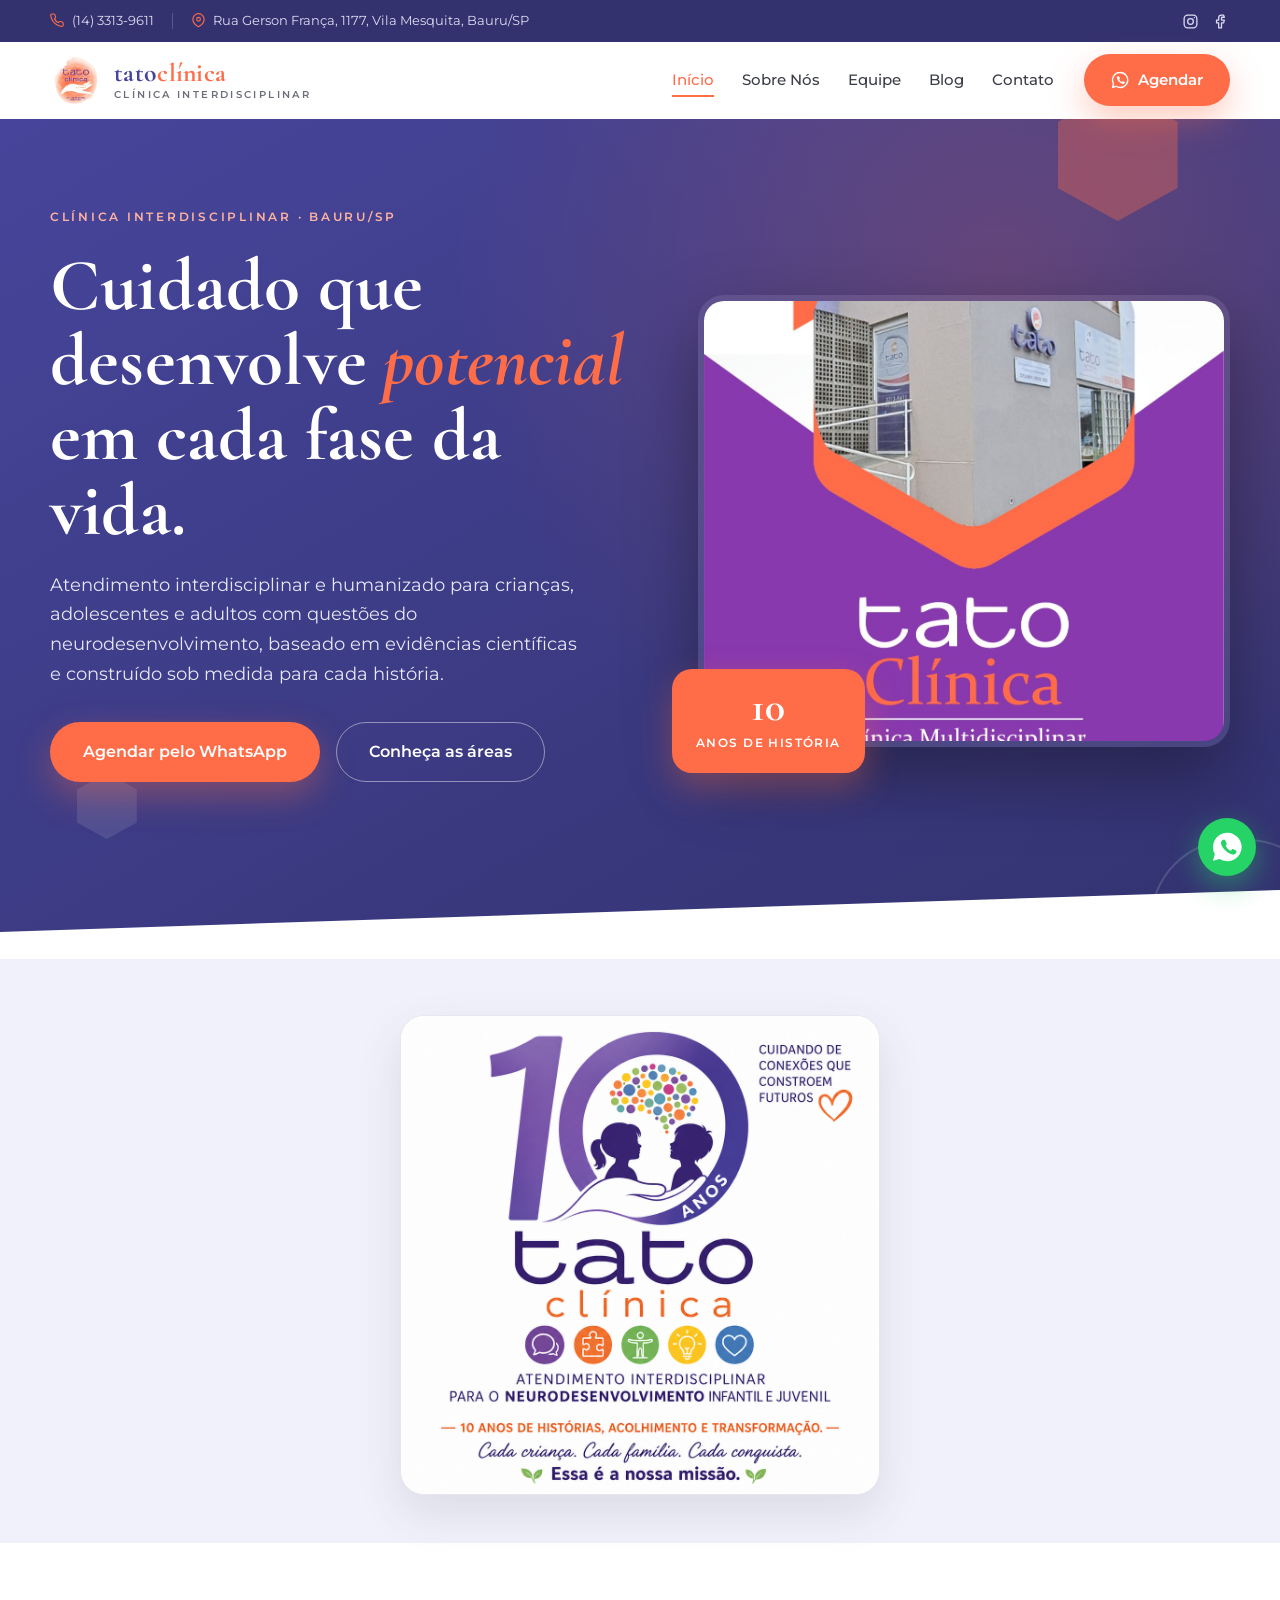
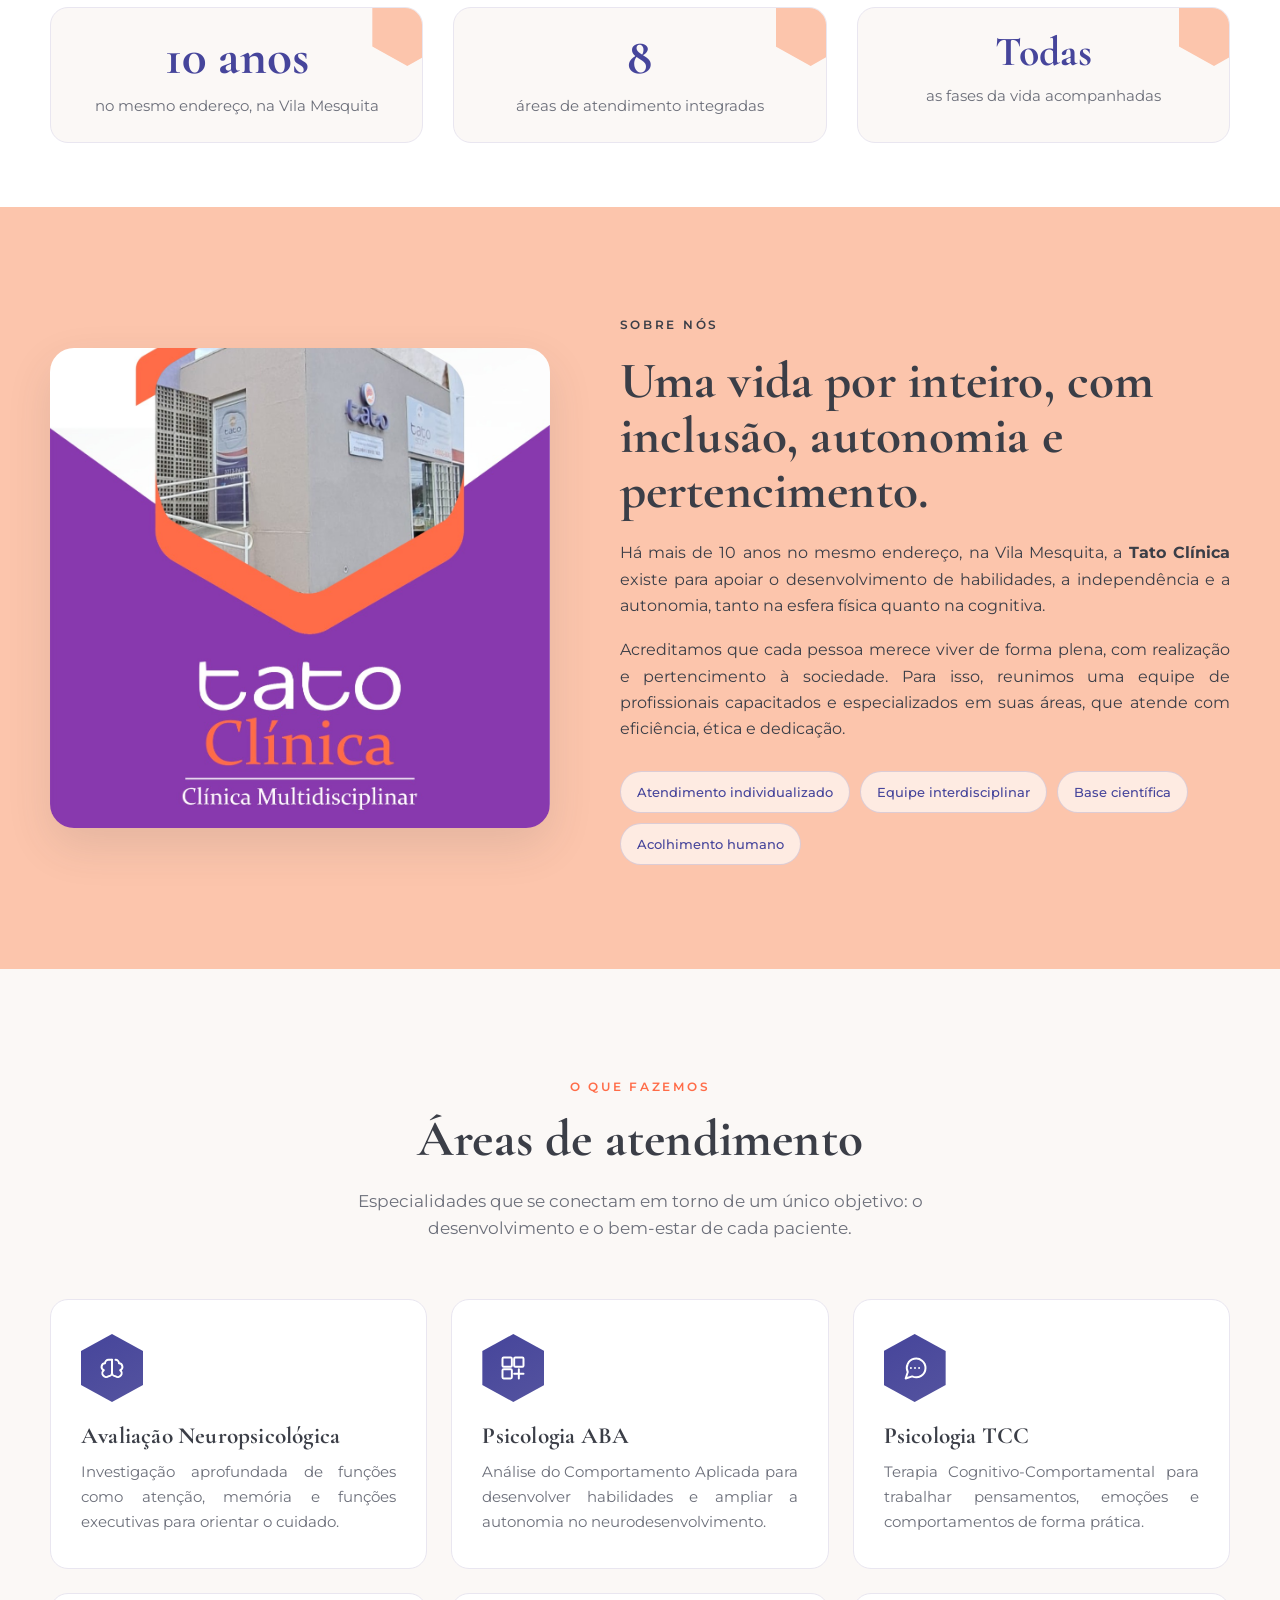
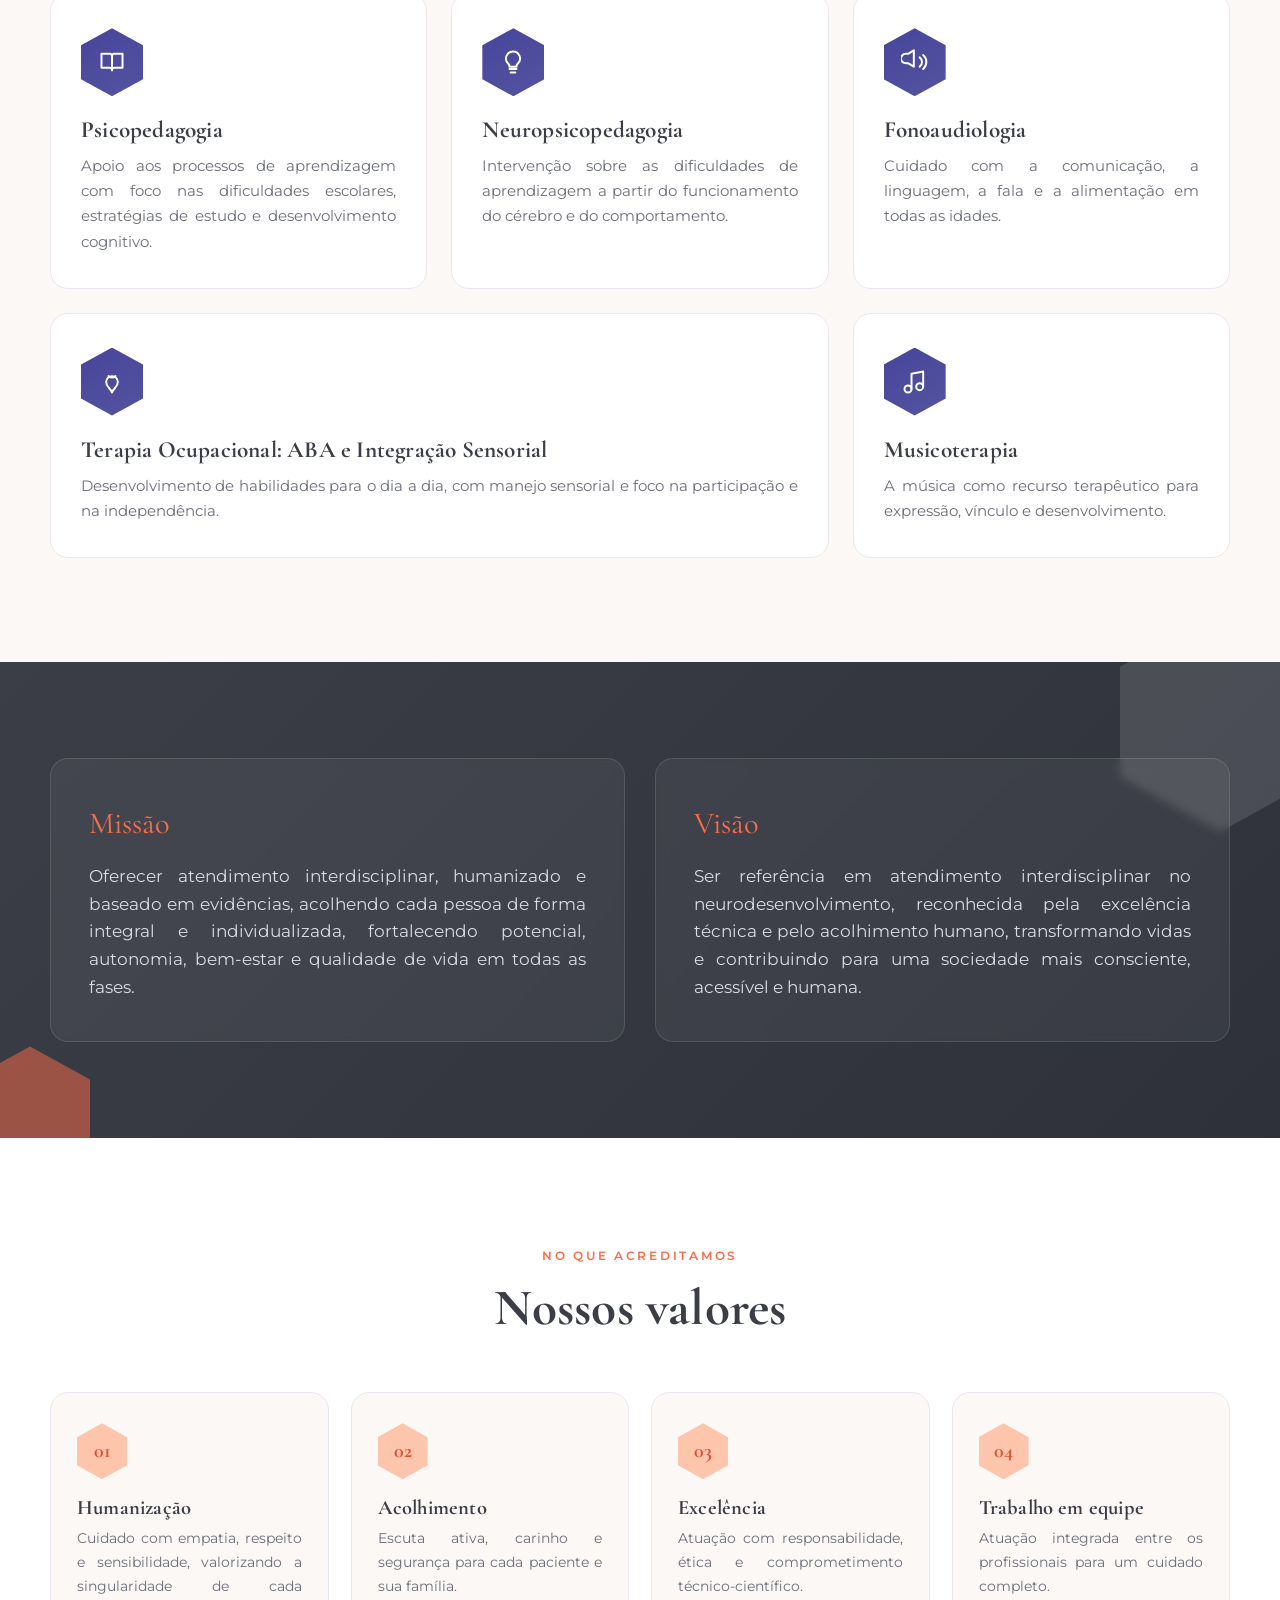
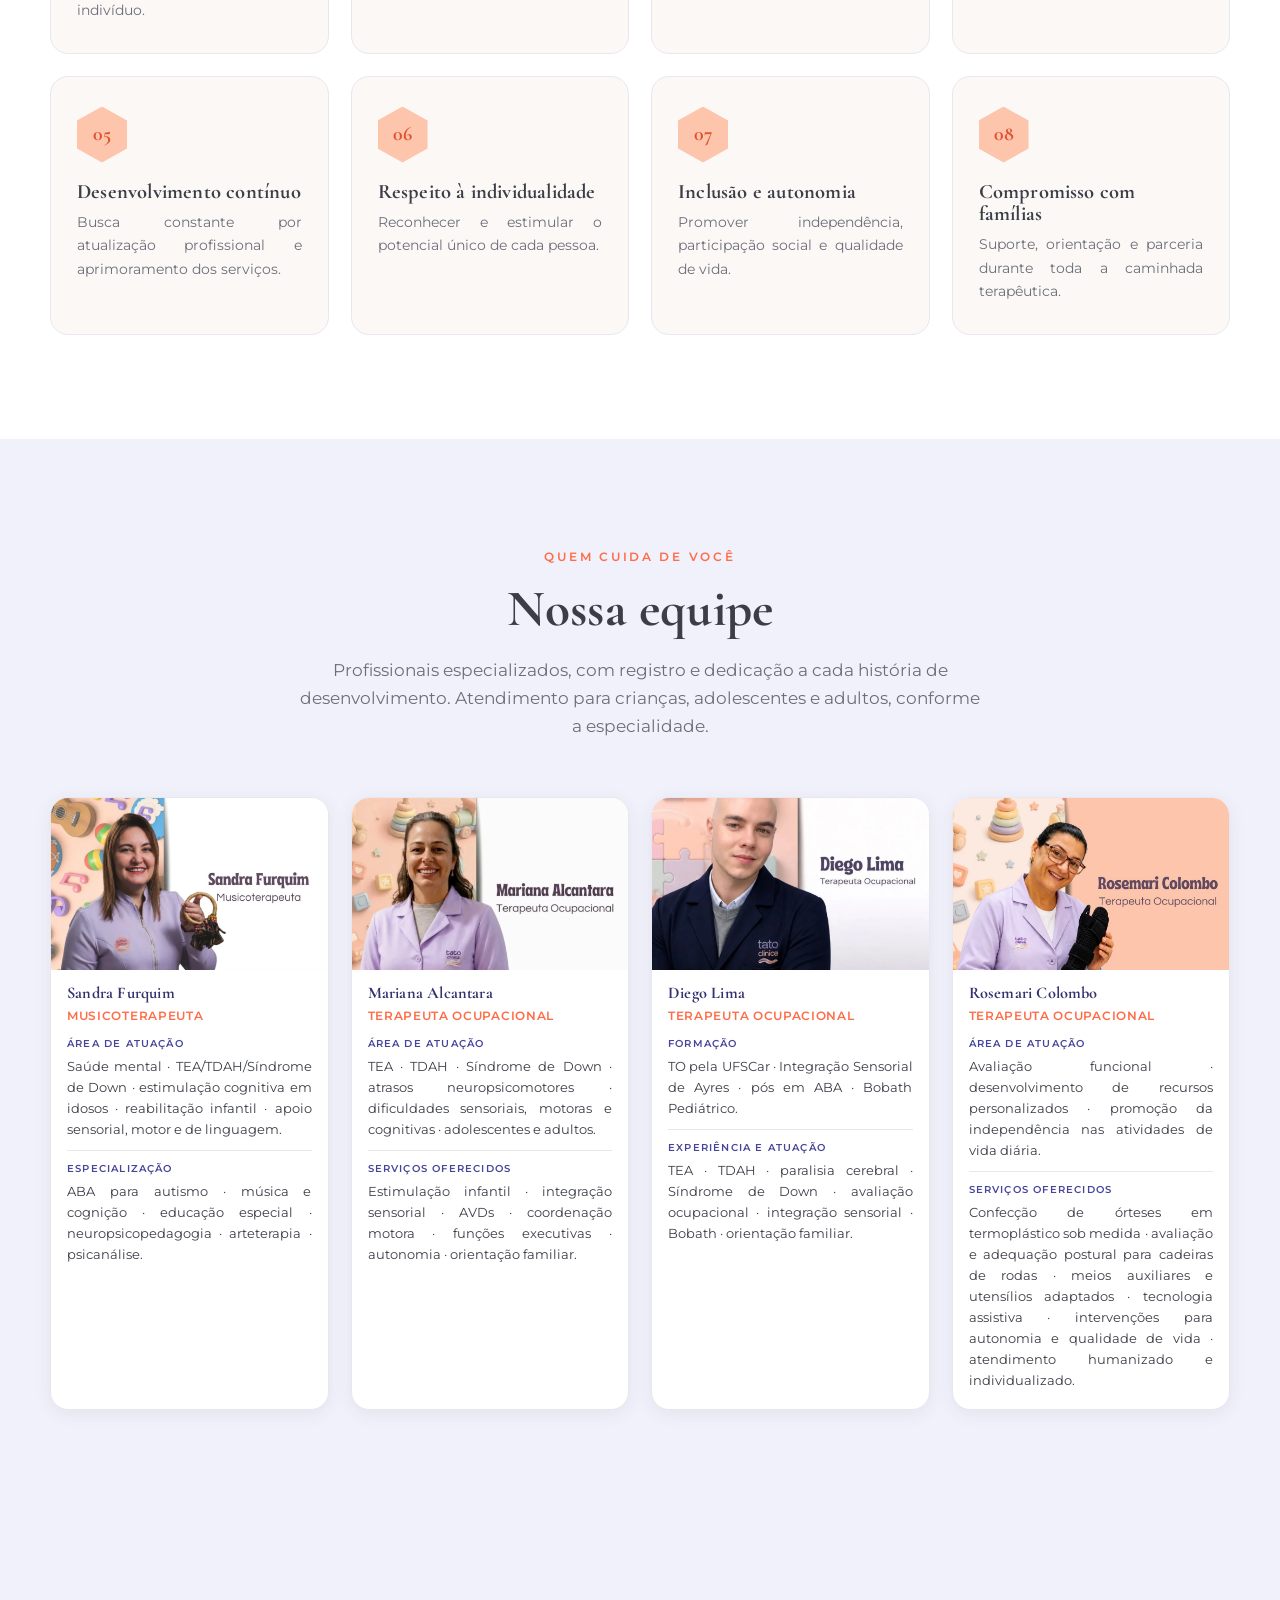
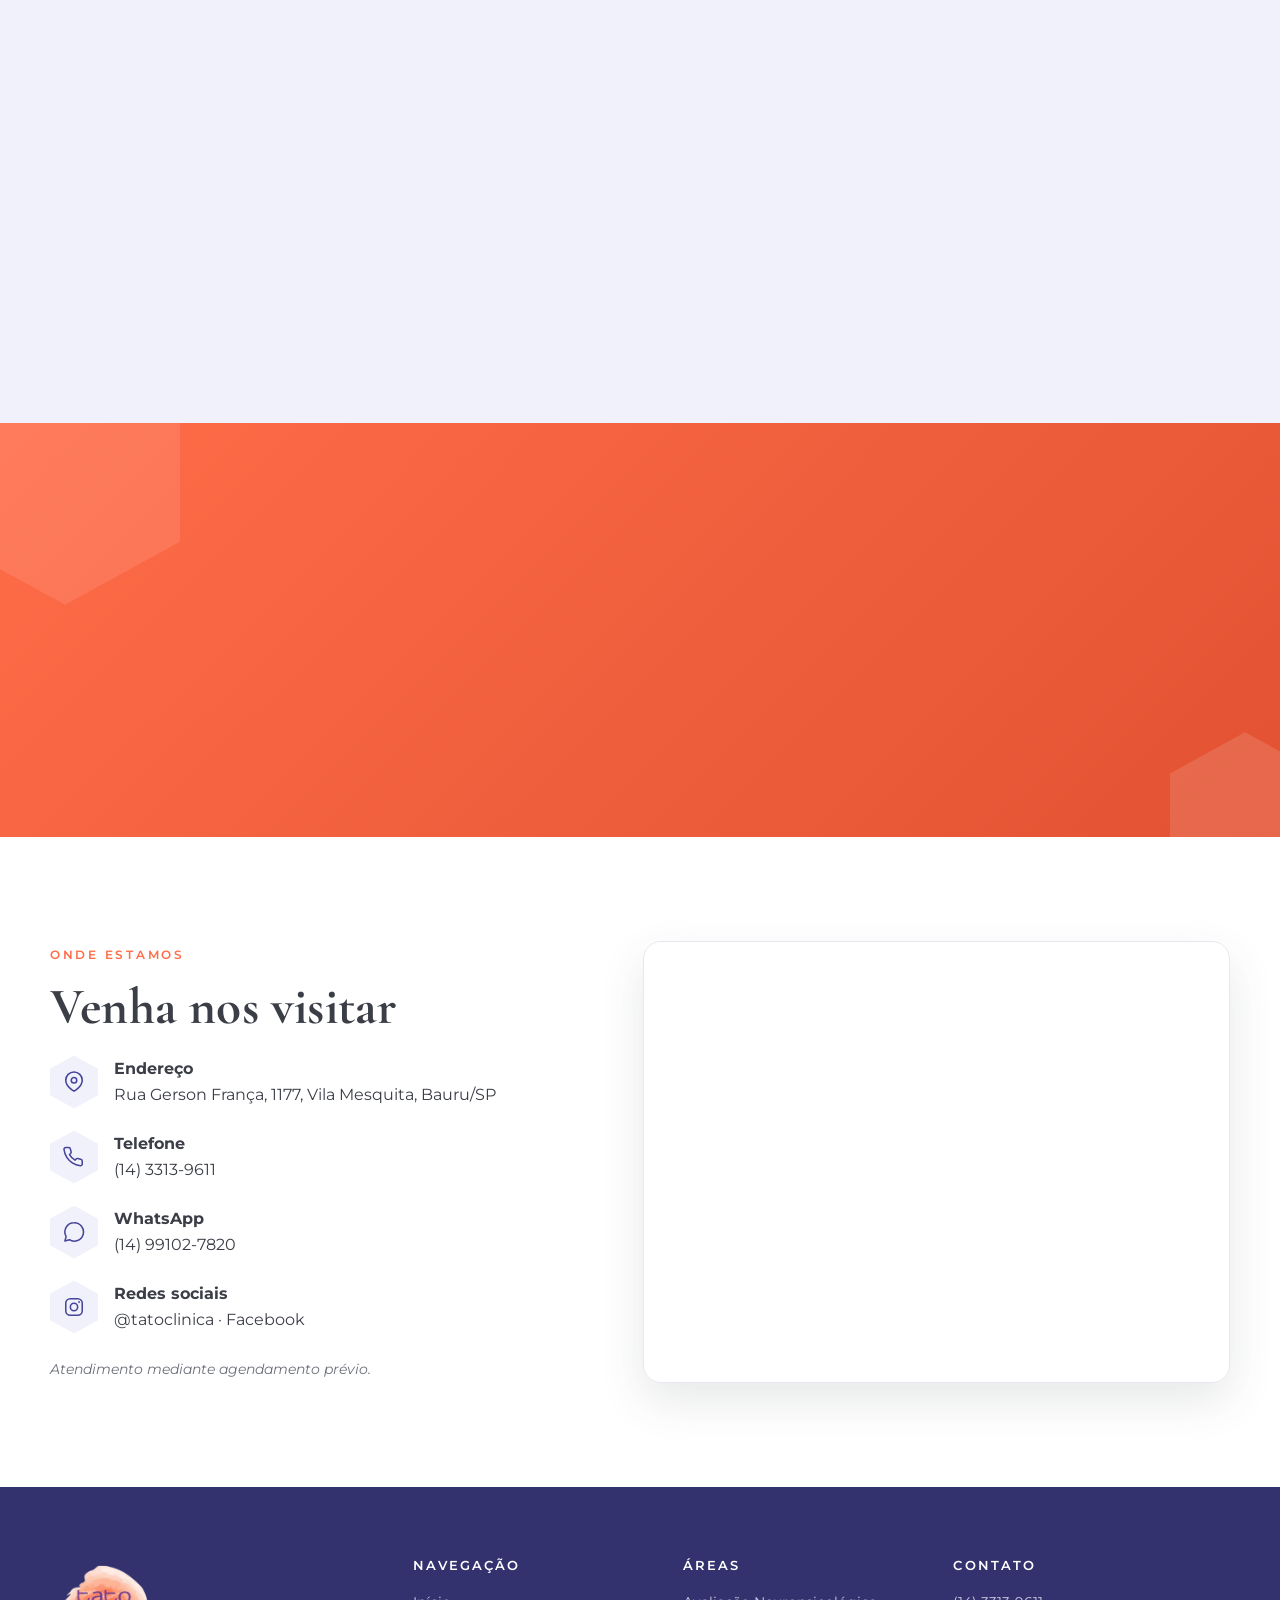
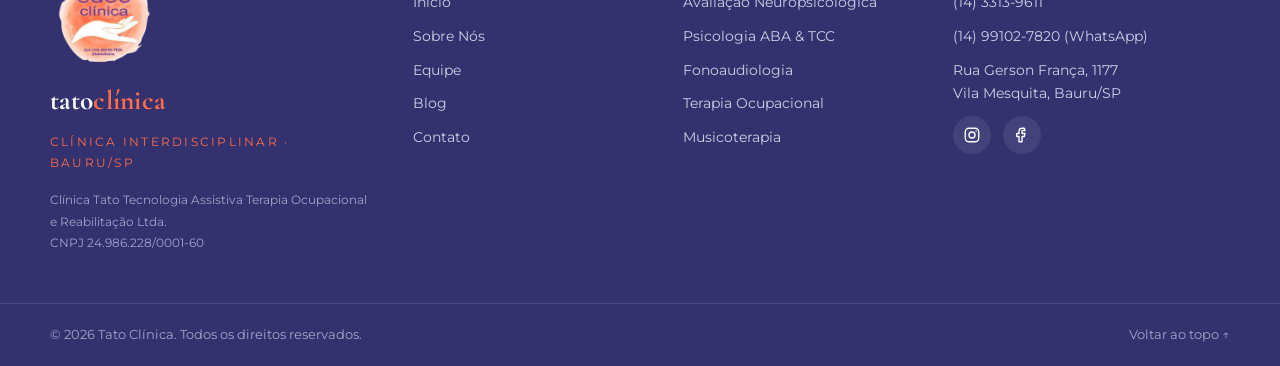
<file: index.html>
<!-- ===================== index.html ===================== -->
<!DOCTYPE html>
<html lang="pt-BR">
<head>
  <meta charset="UTF-8" />
  <meta name="viewport" content="width=device-width, initial-scale=1.0" />
  <title>Tato Clínica | Clínica Interdisciplinar em Bauru/SP</title>
  <meta name="description" content="Clínica interdisciplinar em Bauru/SP. Atendimento humanizado e baseado em evidências para crianças, adolescentes e adultos no neurodesenvolvimento. Há mais de 10 anos na Vila Mesquita." />
  <link rel="canonical" href="https://www.tatoclinica.com.br/" />
  <link rel="apple-touch-icon" sizes="180x180" href="/assets/img/apple-touch-icon.png" />
  <link rel="icon" type="image/png" sizes="32x32" href="/assets/img/favicon-32x32.png" />
  <link rel="icon" type="image/png" sizes="16x16" href="/assets/img/favicon-16x16.png" />
  <link rel="icon" href="/assets/img/favicon.ico" />
  <link rel="manifest" href="/assets/img/site.webmanifest" />
  <meta name="theme-color" content="#ffffff" />

  <link rel="preconnect" href="https://fonts.googleapis.com">
  <link rel="preconnect" href="https://fonts.gstatic.com" crossorigin>
  <link href="https://fonts.googleapis.com/css2?family=Cormorant+Garamond:ital,wght@0,500;0,600;0,700;1,600&family=Montserrat:wght@400;500;600&display=swap" rel="stylesheet">

  <link rel="stylesheet" href="style.css" />
</head>
<body>

  <!-- ============ TOP BAR ============ -->
  <div class="topbar">
    <div class="container topbar__inner">
      <span class="topbar__item">
        <svg class="ic" viewBox="0 0 24 24" aria-hidden="true"><path d="M21 16.5v3a2 2 0 0 1-2.2 2 19.8 19.8 0 0 1-8.6-3.1 19.5 19.5 0 0 1-6-6A19.8 19.8 0 0 1 1.1 3.8 2 2 0 0 1 3.1 1.6h3a2 2 0 0 1 2 1.7c.1 1 .4 1.9.7 2.8a2 2 0 0 1-.5 2.1L7.1 9.4a16 16 0 0 0 6 6l1.2-1.2a2 2 0 0 1 2.1-.5c.9.3 1.8.6 2.8.7a2 2 0 0 1 1.7 2Z"/></svg>
        (14) 3313-9611
      </span>
      <span class="topbar__divider" aria-hidden="true"></span>
      <span class="topbar__item">
        <svg class="ic" viewBox="0 0 24 24" aria-hidden="true"><path d="M21 10c0 7-9 12-9 12s-9-5-9-12a9 9 0 0 1 18 0Z"/><circle cx="12" cy="10" r="3"/></svg>
        Rua Gerson França, 1177, Vila Mesquita, Bauru/SP
      </span>
      <span class="topbar__social">
        <a href="https://instagram.com/tatoclinica" target="_blank" rel="noopener" aria-label="Instagram da Tato Clínica">
          <svg class="ic" viewBox="0 0 24 24" aria-hidden="true"><rect x="3" y="3" width="18" height="18" rx="5"/><circle cx="12" cy="12" r="4"/><circle cx="17.5" cy="6.5" r="1" fill="currentColor" stroke="none"/></svg>
        </a>
        <a href="https://facebook.com/tatoclinica" target="_blank" rel="noopener" aria-label="Facebook da Tato Clínica">
          <svg class="ic" viewBox="0 0 24 24" aria-hidden="true"><path d="M15 3h-3a4 4 0 0 0-4 4v3H5v4h3v7h4v-7h3l1-4h-4V7a1 1 0 0 1 1-1h3Z"/></svg>
        </a>
      </span>
    </div>
  </div>

  <!-- ============ HEADER / NAV ============ -->
  <header class="site-header" id="topo">
    <div class="container header__inner">
      <a href="/" class="brand" aria-label="Tato Clínica, início">
        <span class="brand__mark">
          <img src="assets/img/logo-fundo-claro-tatoclinica_.png" alt="Logo da Tato Clínica" />
        </span>
        <span class="brand__text">
          <span class="brand__word">tato<em>clínica</em></span>
          <span class="brand__sub">Clínica Interdisciplinar</span>
        </span>
      </a>

      <nav class="nav" id="primary-nav" aria-label="Navegação principal">
        <ul class="nav__list">
          <li><a href="/" class="nav__link is-active">Início</a></li>
          <li><a href="/sobre/" class="nav__link">Sobre Nós</a></li>
          <li><a href="/equipe/" class="nav__link">Equipe</a></li>
          <li><a href="/blog/" class="nav__link">Blog</a></li>
          <li><a href="/contato/" class="nav__link">Contato</a></li>
        </ul>
        <a class="btn btn--coral nav__cta" href="https://wa.me/5514991027820?text=Ol%C3%A1!%20Gostaria%20de%20agendar%20um%20atendimento%20na%20Tato%20Cl%C3%ADnica." target="_blank" rel="noopener">
          <svg class="ic" viewBox="0 0 24 24" aria-hidden="true"><path d="M12 2a10 10 0 0 0-8.6 15l-1.3 4.7 4.8-1.3A10 10 0 1 0 12 2Z"/><path d="M8.5 7.5c.3-.6.6-.6.9-.6h.7c.2 0 .5 0 .7.5l.9 2c.1.3.1.5 0 .7l-.5.7c-.1.2-.2.4 0 .7a7 7 0 0 0 3 3c.3.1.5.1.7-.1l.7-.8c.2-.2.4-.2.7-.1l2 1c.4.2.4.4.4.6 0 1.1-.9 2.1-2 2.2-.6 0-1.4.1-4.4-1.6a11 11 0 0 1-4-4.6c-.6-1.3-.6-2.4-.4-3z" fill="#fff" stroke="none"/></svg>
          Agendar
        </a>
        <button class="nav__close" id="navClose" aria-label="Fechar menu">&times;</button>
      </nav>

      <button class="hamburger" id="hamburger" aria-label="Abrir menu" aria-expanded="false" aria-controls="primary-nav">
        <span></span><span></span><span></span>
      </button>
    </div>
  </header>
  <div class="nav-overlay" id="navOverlay"></div>

  <main>

    <!-- ============ HERO ============ -->
    <section class="hero" id="inicio">
      <div class="hero__deco" aria-hidden="true">
        <span class="hex hex--a"></span>
        <span class="hex hex--b"></span>
        <span class="hex hex--c"></span>
        <span class="hex hex--ring"></span>
      </div>

      <div class="container hero__inner">
        <div class="hero__content">
          <p class="eyebrow eyebrow--light" data-reveal>Clínica Interdisciplinar · Bauru/SP</p>
          <h1 class="hero__title" data-reveal>
            Cuidado que desenvolve <em>potencial</em> em cada fase da vida.
          </h1>
          <p class="hero__lead" data-reveal>
            Atendimento interdisciplinar e humanizado para crianças, adolescentes e adultos com
            questões do neurodesenvolvimento, baseado em evidências científicas e construído
            sob medida para cada história.
          </p>
          <div class="hero__actions" data-reveal>
            <a class="btn btn--coral btn--lg" href="https://wa.me/5514991027820?text=Ol%C3%A1!%20Gostaria%20de%20agendar%20uma%20avalia%C3%A7%C3%A3o%20na%20Tato%20Cl%C3%ADnica." target="_blank" rel="noopener">
              Agendar pelo WhatsApp
            </a>
            <a class="btn btn--ghost btn--lg" href="#areas">Conheça as áreas</a>
          </div>
          <p class="hero__trust" data-reveal>
            <span class="hero__dot"></span> Há mais de 10 anos no mesmo endereço, na Vila Mesquita.
          </p>
        </div>

        <div class="hero__visual" data-reveal>
          <figure class="hero__figure">
            <img src="assets/img/cartaz-tatoclinica.jpg" alt="Tato Clínica: ambiente de acolhimento e cuidado" loading="eager" />
          </figure>
          <div class="hero__badge">
            <strong>10</strong>
            <span>anos de história</span>
          </div>
        </div>
      </div>

      <div class="hero__wave" aria-hidden="true"></div>
    </section>

    <!-- ============ 10 ANOS ============ -->
    <section class="anniversary" aria-label="10 anos da Tato Clínica">
      <div class="container anniversary__inner" data-reveal>
        <figure class="anniversary__figure">
          <img src="assets/img/comemoracao-10-anos-tatoclinica.png" alt="Tato Clínica — 10 anos de histórias, acolhimento e transformação" loading="lazy" width="800" height="800" />
        </figure>
      </div>
    </section>

    <!-- ============ STATS ============ -->
    <section class="stats" aria-label="Números da clínica">
      <div class="container stats__grid">
        <div class="stat" data-reveal>
          <span class="stat__num" data-count="10" data-suffix=" anos">0</span>
          <span class="stat__label">no mesmo endereço, na Vila Mesquita</span>
        </div>
        <div class="stat" data-reveal>
          <span class="stat__num" data-count="8" data-suffix="">0</span>
          <span class="stat__label">áreas de atendimento integradas</span>
        </div>
        <div class="stat" data-reveal>
          <span class="stat__num stat__num--word">Todas</span>
          <span class="stat__label">as fases da vida acompanhadas</span>
        </div>
      </div>
    </section>

    <!-- ============ SOBRE ============ -->
    <section class="sobre" id="sobre">
      <div class="container sobre__grid">
        <div class="sobre__media" data-reveal>
          <div class="hexframe hexframe--lg">
            <img src="assets/img/cartaz-tatoclinica.jpg" alt="Equipe e ambiente da Tato Clínica" loading="lazy" />
          </div>
          <span class="hexframe__accent" aria-hidden="true"></span>
        </div>

        <div class="sobre__text">
          <p class="eyebrow" data-reveal>Sobre nós</p>
          <h2 class="section-title" data-reveal>
            Uma vida por inteiro, com inclusão, autonomia e pertencimento.
          </h2>
          <p data-reveal>
            Há mais de 10 anos no mesmo endereço, na Vila Mesquita, a <strong>Tato Clínica</strong> existe
            para apoiar o desenvolvimento de habilidades, a independência e a autonomia, tanto na
            esfera física quanto na cognitiva.
          </p>
          <p data-reveal>
            Acreditamos que cada pessoa merece viver de forma plena, com realização e pertencimento
            à sociedade. Para isso, reunimos uma equipe de profissionais capacitados e especializados
            em suas áreas, que atende com eficiência, ética e dedicação.
          </p>
          <ul class="pills" data-reveal>
            <li>Atendimento individualizado</li>
            <li>Equipe interdisciplinar</li>
            <li>Base científica</li>
            <li>Acolhimento humano</li>
          </ul>
        </div>
      </div>
    </section>

    <!-- ============ ÁREAS DE ATENDIMENTO ============ -->
    <section class="areas" id="areas">
      <div class="container">
        <header class="section-head" data-reveal>
          <p class="eyebrow">O que fazemos</p>
          <h2 class="section-title">Áreas de atendimento</h2>
          <p class="section-sub">
            Especialidades que se conectam em torno de um único objetivo: o desenvolvimento e o
            bem-estar de cada paciente.
          </p>
        </header>

        <div class="areas__grid">
          <!-- 1 -->
          <article class="area-card" data-reveal>
            <span class="area-card__icon"><svg viewBox="0 0 24 24"><path d="M9 5a3 3 0 0 0-3 3 3 3 0 0 0-1 5.8A3 3 0 0 0 9 19a3 3 0 0 0 3-3V5a0 0 0 0 0 0 0Z"/><path d="M15 5a3 3 0 0 1 3 3 3 3 0 0 1 1 5.8A3 3 0 0 1 15 19a3 3 0 0 1-3-3V5"/></svg></span>
            <h3>Avaliação Neuropsicológica</h3>
            <p>Investigação aprofundada de funções como atenção, memória e funções executivas para orientar o cuidado.</p>
          </article>
          <!-- 2 -->
          <article class="area-card" data-reveal>
            <span class="area-card__icon"><svg viewBox="0 0 24 24"><rect x="3" y="3" width="8" height="8" rx="1"/><rect x="13" y="3" width="8" height="8" rx="1"/><rect x="3" y="13" width="8" height="8" rx="1"/><path d="M17 13v8M13 17h8"/></svg></span>
            <h3>Psicologia ABA</h3>
            <p>Análise do Comportamento Aplicada para desenvolver habilidades e ampliar a autonomia no neurodesenvolvimento.</p>
          </article>
          <!-- 3 -->
          <article class="area-card" data-reveal>
            <span class="area-card__icon"><svg viewBox="0 0 24 24"><path d="M21 12a8 8 0 0 1-11.4 7.2L4 21l1.8-5.6A8 8 0 1 1 21 12Z"/><path d="M8.5 12h.01M12 12h.01M15.5 12h.01"/></svg></span>
            <h3>Psicologia TCC</h3>
            <p>Terapia Cognitivo-Comportamental para trabalhar pensamentos, emoções e comportamentos de forma prática.</p>
          </article>
          <!-- 4 -->
          <article class="area-card" data-reveal>
            <span class="area-card__icon"><svg viewBox="0 0 24 24"><path d="M3 5h7a2 2 0 0 1 2 2v12a2 2 0 0 0-2-2H3Z"/><path d="M21 5h-7a2 2 0 0 0-2 2v12a2 2 0 0 1 2-2h7Z"/></svg></span>
            <h3>Psicopedagogia</h3>
            <p>Apoio aos processos de aprendizagem com foco nas dificuldades escolares, estratégias de estudo e desenvolvimento cognitivo.</p>
          </article>
          <!-- 5 -->
          <article class="area-card" data-reveal>
            <span class="area-card__icon"><svg viewBox="0 0 24 24"><path d="M9 18h6M10 21h4"/><path d="M12 3a6 6 0 0 0-4 10.5c.6.6 1 1.3 1 2.1V16h6v-.4c0-.8.4-1.5 1-2.1A6 6 0 0 0 12 3Z"/></svg></span>
            <h3>Neuropsicopedagogia</h3>
            <p>Intervenção sobre as dificuldades de aprendizagem a partir do funcionamento do cérebro e do comportamento.</p>
          </article>
          <!-- 6 -->
          <article class="area-card" data-reveal>
            <span class="area-card__icon"><svg viewBox="0 0 24 24"><path d="M4 13a4 4 0 0 1 0-8h2l5-3v14l-5-3Z"/><path d="M16 8a5 5 0 0 1 0 8M19 6a8 8 0 0 1 0 12"/></svg></span>
            <h3>Fonoaudiologia</h3>
            <p>Cuidado com a comunicação, a linguagem, a fala e a alimentação em todas as idades.</p>
          </article>
          <!-- 7 -->
          <article class="area-card area-card--wide" data-reveal>
            <span class="area-card__icon"><svg viewBox="0 0 24 24"><path d="M12 21c-1-3.5-5-4.7-5-9a5 5 0 0 1 10 0c0 4.3-4 5.5-5 9Z"/><path d="M9 7c1 1.5 5 1.5 6 0"/></svg></span>
            <h3>Terapia Ocupacional: ABA e Integração Sensorial</h3>
            <p>Desenvolvimento de habilidades para o dia a dia, com manejo sensorial e foco na participação e na independência.</p>
          </article>
          <!-- 8 -->
          <article class="area-card" data-reveal>
            <span class="area-card__icon"><svg viewBox="0 0 24 24"><path d="M9 18V5l10-2v13"/><circle cx="6" cy="18" r="3"/><circle cx="16" cy="16" r="3"/></svg></span>
            <h3>Musicoterapia</h3>
            <p>A música como recurso terapêutico para expressão, vínculo e desenvolvimento.</p>
          </article>
        </div>
      </div>
    </section>

    <!-- ============ MISSÃO / VISÃO ============ -->
    <section class="purpose" id="proposito">
      <div class="purpose__deco" aria-hidden="true"><span class="hex hex--d"></span><span class="hex hex--e"></span></div>
      <div class="container purpose__grid">
        <article class="purpose__card" data-reveal>
          <span class="purpose__tag">Missão</span>
          <p>
            Oferecer atendimento interdisciplinar, humanizado e baseado em evidências, acolhendo
            cada pessoa de forma integral e individualizada, fortalecendo potencial, autonomia,
            bem-estar e qualidade de vida em todas as fases.
          </p>
        </article>
        <article class="purpose__card" data-reveal>
          <span class="purpose__tag">Visão</span>
          <p>
            Ser referência em atendimento interdisciplinar no neurodesenvolvimento, reconhecida pela
            excelência técnica e pelo acolhimento humano, transformando vidas e contribuindo para uma
            sociedade mais consciente, acessível e humana.
          </p>
        </article>
      </div>
    </section>

    <!-- ============ VALORES ============ -->
    <section class="values" id="valores">
      <div class="container">
        <header class="section-head" data-reveal>
          <p class="eyebrow">No que acreditamos</p>
          <h2 class="section-title">Nossos valores</h2>
        </header>

        <div class="values__grid">
          <article class="value" data-reveal><span class="value__hex">01</span><h3>Humanização</h3><p>Cuidado com empatia, respeito e sensibilidade, valorizando a singularidade de cada indivíduo.</p></article>
          <article class="value" data-reveal><span class="value__hex">02</span><h3>Acolhimento</h3><p>Escuta ativa, carinho e segurança para cada paciente e sua família.</p></article>
          <article class="value" data-reveal><span class="value__hex">03</span><h3>Excelência</h3><p>Atuação com responsabilidade, ética e comprometimento técnico-científico.</p></article>
          <article class="value" data-reveal><span class="value__hex">04</span><h3>Trabalho em equipe</h3><p>Atuação integrada entre os profissionais para um cuidado completo.</p></article>
          <article class="value" data-reveal><span class="value__hex">05</span><h3>Desenvolvimento contínuo</h3><p>Busca constante por atualização profissional e aprimoramento dos serviços.</p></article>
          <article class="value" data-reveal><span class="value__hex">06</span><h3>Respeito à individualidade</h3><p>Reconhecer e estimular o potencial único de cada pessoa.</p></article>
          <article class="value" data-reveal><span class="value__hex">07</span><h3>Inclusão e autonomia</h3><p>Promover independência, participação social e qualidade de vida.</p></article>
          <article class="value" data-reveal><span class="value__hex">08</span><h3>Compromisso com famílias</h3><p>Suporte, orientação e parceria durante toda a caminhada terapêutica.</p></article>
        </div>
      </div>
    </section>

    <!-- ============ EQUIPE ============ -->
    <section class="team" id="equipe">
      <div class="container">
        <header class="section-head" data-reveal>
          <p class="eyebrow">Quem cuida de você</p>
          <h2 class="section-title">Nossa equipe</h2>
          <p class="section-sub">Profissionais especializados, com registro e dedicação a cada história de desenvolvimento. Atendimento para crianças, adolescentes e adultos, conforme a especialidade.</p>
        </header>

        <div class="team__grid">
          <article class="member member--showcase" data-reveal>
            <div class="member__visual">
              <picture>
                <source srcset="assets/img/sandra-furquim-equipe-tatoclinica.webp" type="image/webp">
                <img src="assets/img/sandra-furquim-equipe-tatoclinica.jpg" alt="Sandra Furquim, musicoterapeuta na Tato Clínica" loading="lazy" width="400" height="400">
              </picture>
            </div>
            <div class="member__body">
              <h3>Sandra Furquim</h3>
              <p class="member__role">Musicoterapeuta</p>
              <p class="member__summary"><strong>Área de atuação</strong> Saúde mental · TEA/TDAH/Síndrome de Down · estimulação cognitiva em idosos · reabilitação infantil · apoio sensorial, motor e de linguagem.</p>
              <p class="member__summary"><strong>Especialização</strong> ABA para autismo · música e cognição · educação especial · neuropsicopedagogia · arteterapia · psicanálise.</p>
            </div>
          </article>

          <article class="member member--showcase" data-reveal>
            <div class="member__visual">
              <picture>
                <source srcset="assets/img/mariana-alcantara-equipe-tatoclinica.webp" type="image/webp">
                <img src="assets/img/mariana-alcantara-equipe-tatoclinica.jpg" alt="Mariana Alcantara, terapeuta ocupacional na Tato Clínica" loading="lazy" width="400" height="400">
              </picture>
            </div>
            <div class="member__body">
              <h3>Mariana Alcantara</h3>
              <p class="member__role">Terapeuta Ocupacional</p>
              <p class="member__summary"><strong>Área de atuação</strong> TEA · TDAH · Síndrome de Down · atrasos neuropsicomotores · dificuldades sensoriais, motoras e cognitivas · adolescentes e adultos.</p>
              <p class="member__summary"><strong>Serviços oferecidos</strong> Estimulação infantil · integração sensorial · AVDs · coordenação motora · funções executivas · autonomia · orientação familiar.</p>
            </div>
          </article>

          <article class="member member--showcase" data-reveal>
            <div class="member__visual">
              <picture>
                <source srcset="assets/img/diego-lima-equipe-tatoclinica.webp" type="image/webp">
                <img src="assets/img/diego-lima-equipe-tatoclinica.jpg" alt="Diego Lima, terapeuta ocupacional na Tato Clínica" loading="lazy" width="400" height="400">
              </picture>
            </div>
            <div class="member__body">
              <h3>Diego Lima</h3>
              <p class="member__role">Terapeuta Ocupacional</p>
              <p class="member__summary"><strong>Formação</strong> TO pela UFSCar · Integração Sensorial de Ayres · pós em ABA · Bobath Pediátrico.</p>
              <p class="member__summary"><strong>Experiência e atuação</strong> TEA · TDAH · paralisia cerebral · Síndrome de Down · avaliação ocupacional · integração sensorial · Bobath · orientação familiar.</p>
            </div>
          </article>

          <article class="member member--showcase" data-reveal>
            <div class="member__visual">
              <picture>
                <source srcset="assets/img/rosemari-colombo-equipe-tatoclinica.webp" type="image/webp">
                <img src="assets/img/rosemari-colombo-equipe-tatoclinica.jpg" alt="Rosemari Colombo, terapeuta ocupacional na Tato Clínica" loading="lazy" width="400" height="400">
              </picture>
            </div>
            <div class="member__body">
              <h3>Rosemari Colombo</h3>
              <p class="member__role">Terapeuta Ocupacional</p>
              <p class="member__summary"><strong>Área de atuação</strong> Avaliação funcional · desenvolvimento de recursos personalizados · promoção da independência nas atividades de vida diária.</p>
              <p class="member__summary"><strong>Serviços oferecidos</strong> Confecção de órteses em termoplástico sob medida · avaliação e adequação postural para cadeiras de rodas · meios auxiliares e utensílios adaptados · tecnologia assistiva · intervenções para autonomia e qualidade de vida · atendimento humanizado e individualizado.</p>
            </div>
          </article>

          <article class="member member--showcase" data-reveal>
            <div class="member__visual">
              <picture>
                <source srcset="assets/img/caroline-zucari-equipe-tatoclinica.webp" type="image/webp">
                <img src="assets/img/caroline-zucari-equipe-tatoclinica.jpg" alt="Caroline Zucari, fonoaudióloga na Tato Clínica" loading="lazy" width="400" height="400">
              </picture>
            </div>
            <div class="member__body">
              <h3>Caroline Zucari</h3>
              <p class="member__role">Fonoaudióloga</p>
              <p class="member__summary"><strong>Área de atuação</strong> Mestre em Processos e Distúrbios da Comunicação · atraso de linguagem · transtornos de fala · TDAH · dificuldades de aprendizagem · leitura e escrita.</p>
              <p class="member__summary"><strong>Serviços oferecidos</strong> Avaliação fonoaudiológica · terapia de linguagem · fala e articulação · leitura e escrita · orientação familiar.</p>
            </div>
          </article>

          <article class="member member--showcase" data-reveal>
            <div class="member__visual">
              <picture>
                <source srcset="assets/img/fernanda-monteiro-equipe-tatoclinica.webp" type="image/webp">
                <img src="assets/img/fernanda-monteiro-equipe-tatoclinica.jpg" alt="Fernanda F. Monteiro, fonoaudióloga na Tato Clínica" loading="lazy" width="400" height="400">
              </picture>
            </div>
            <div class="member__body">
              <h3>Fernanda F. Monteiro</h3>
              <p class="member__role">Fonoaudióloga</p>
              <p class="member__summary"><strong>Área de atuação</strong> Transtorno motor oral · motricidade orofacial · disfagia · TEA · atraso de linguagem · transtornos de fala · PROFFI.</p>
              <p class="member__summary"><strong>Serviços oferecidos</strong> Avaliação fonoaudiológica · CAA · bandagem elástica · terapia ABA · Terapia ReST.</p>
            </div>
          </article>

          <article class="member member--showcase" data-reveal>
            <div class="member__visual">
              <picture>
                <source srcset="assets/img/amanda-lacerda-equipe-tatoclinica.webp" type="image/webp">
                <img src="assets/img/amanda-lacerda-equipe-tatoclinica.jpg" alt="Amanda Lacerda, neuropsicopedagoga na Tato Clínica" loading="lazy" width="400" height="400">
              </picture>
            </div>
            <div class="member__body">
              <h3>Amanda Lacerda</h3>
              <p class="member__role">Neuropsicopedagoga</p>
              <p class="member__summary"><strong>Área de atuação</strong> TDAH · TEA · dislexia, discalculia e disgrafia · transtornos globais do desenvolvimento.</p>
              <p class="member__summary"><strong>Serviços oferecidos</strong> Avaliação neuropsicopedagógica · funções executivas · atenção e memória · plano de intervenção e devolutiva.</p>
            </div>
          </article>

          <article class="member member--showcase" data-reveal>
            <div class="member__visual">
              <picture>
                <source srcset="assets/img/livia-sperandio-equipe-tatoclinica.webp" type="image/webp">
                <img src="assets/img/livia-sperandio-equipe-tatoclinica.jpg" alt="Dra. Livia Sperandio, neuropsicóloga na Tato Clínica" loading="lazy" width="400" height="400">
              </picture>
            </div>
            <div class="member__body">
              <h3>Dra. Livia Sperandio</h3>
              <p class="member__role">Neuropsicóloga</p>
              <p class="member__summary"><strong>Área de atuação</strong> TDAH · TEA · dificuldades de aprendizagem · deficiência intelectual.</p>
              <p class="member__summary"><strong>Serviços oferecidos</strong> Avaliação neuropsicológica · funcionamento cognitivo e comportamental · funções executivas · laudo e devolutiva.</p>
            </div>
          </article>
        </div>
      </div>
    </section>

    <!-- ============ CTA BAND ============ -->
    <section class="cta-band">
      <div class="cta-band__deco" aria-hidden="true"><span class="hex hex--f"></span><span class="hex hex--g"></span></div>
      <div class="container cta-band__inner" data-reveal>
        <h2>Vamos cuidar dessa história juntos?</h2>
        <p>Dê o primeiro passo. Fale com a nossa equipe e agende uma avaliação.</p>
        <div class="cta-band__actions">
          <a class="btn btn--white btn--lg" href="https://wa.me/5514991027820?text=Ol%C3%A1!%20Gostaria%20de%20agendar%20uma%20avalia%C3%A7%C3%A3o%20na%20Tato%20Cl%C3%ADnica." target="_blank" rel="noopener">Falar no WhatsApp</a>
          <a class="btn btn--outline-light btn--lg" href="tel:+551433139611">(14) 3313-9611</a>
        </div>
      </div>
    </section>

    <!-- ============ CONTATO ============ -->
    <section class="contact" id="contato">
      <div class="container contact__grid">
        <div class="contact__info">
          <p class="eyebrow" data-reveal>Onde estamos</p>
          <h2 class="section-title" data-reveal>Venha nos visitar</h2>

          <ul class="contact__list">
            <li data-reveal>
              <span class="contact__ic"><svg viewBox="0 0 24 24"><path d="M21 10c0 7-9 12-9 12s-9-5-9-12a9 9 0 0 1 18 0Z"/><circle cx="12" cy="10" r="3"/></svg></span>
              <div><strong>Endereço</strong><br>Rua Gerson França, 1177, Vila Mesquita, Bauru/SP</div>
            </li>
            <li data-reveal>
              <span class="contact__ic"><svg viewBox="0 0 24 24"><path d="M21 16.5v3a2 2 0 0 1-2.2 2 19.8 19.8 0 0 1-8.6-3.1 19.5 19.5 0 0 1-6-6A19.8 19.8 0 0 1 1.1 3.8 2 2 0 0 1 3.1 1.6h3a2 2 0 0 1 2 1.7c.1 1 .4 1.9.7 2.8a2 2 0 0 1-.5 2.1L7.1 9.4a16 16 0 0 0 6 6l1.2-1.2a2 2 0 0 1 2.1-.5c.9.3 1.8.6 2.8.7a2 2 0 0 1 1.7 2Z"/></svg></span>
              <div><strong>Telefone</strong><br><a href="tel:+551433139611">(14) 3313-9611</a></div>
            </li>
            <li data-reveal>
              <span class="contact__ic"><svg viewBox="0 0 24 24"><path d="M12 2a10 10 0 0 0-8.6 15l-1.3 4.7 4.8-1.3A10 10 0 1 0 12 2Z"/></svg></span>
              <div><strong>WhatsApp</strong><br><a href="https://wa.me/5514991027820" target="_blank" rel="noopener">(14) 99102-7820</a></div>
            </li>
            <li data-reveal>
              <span class="contact__ic"><svg viewBox="0 0 24 24"><rect x="3" y="3" width="18" height="18" rx="5"/><circle cx="12" cy="12" r="4"/><circle cx="17.5" cy="6.5" r="1" fill="currentColor" stroke="none"/></svg></span>
              <div><strong>Redes sociais</strong><br><a href="https://instagram.com/tatoclinica" target="_blank" rel="noopener">@tatoclinica</a> · <a href="https://facebook.com/tatoclinica" target="_blank" rel="noopener">Facebook</a></div>
            </li>
          </ul>
          <p class="contact__note" data-reveal>Atendimento mediante agendamento prévio.</p>
        </div>

        <div class="contact__map" data-reveal>
          <iframe
            title="Mapa: Tato Clínica, Rua Gerson França 1177, Vila Mesquita, Bauru/SP"
            src="https://www.google.com/maps?q=Rua+Gerson+Fran%C3%A7a+1177+Vila+Mesquita+Bauru+SP&output=embed"
            loading="lazy" referrerpolicy="no-referrer-when-downgrade" allowfullscreen></iframe>
        </div>
      </div>
    </section>

  </main>

  <!-- ============ FOOTER ============ -->
  <footer class="site-footer">
    <div class="container footer__grid">
      <div class="footer__brand">
        <img class="footer__logo" src="assets/img/logo-fundo-claro-tatoclinica_.png" alt="Logo da Tato Clínica">
        <span class="brand__word brand__word--light">tato<em>clínica</em></span>
        <p class="footer__tag">Clínica Interdisciplinar · Bauru/SP</p>
        <p class="footer__legal">Clínica Tato Tecnologia Assistiva Terapia Ocupacional e Reabilitação Ltda.<br>CNPJ 24.986.228/0001-60</p>
      </div>

      <nav class="footer__col" aria-label="Páginas">
        <h4>Navegação</h4>
        <a href="/">Início</a>
        <a href="/sobre/">Sobre Nós</a>
        <a href="/equipe/">Equipe</a>
        <a href="/blog/">Blog</a>
        <a href="/contato/">Contato</a>
      </nav>

      <nav class="footer__col" aria-label="Áreas">
        <h4>Áreas</h4>
        <a href="#areas">Avaliação Neuropsicológica</a>
        <a href="#areas">Psicologia ABA &amp; TCC</a>
        <a href="#areas">Fonoaudiologia</a>
        <a href="#areas">Terapia Ocupacional</a>
        <a href="#areas">Musicoterapia</a>
      </nav>

      <div class="footer__col footer__contact">
        <h4>Contato</h4>
        <a href="tel:+551433139611">(14) 3313-9611</a>
        <a href="https://wa.me/5514991027820" target="_blank" rel="noopener">(14) 99102-7820 (WhatsApp)</a>
        <span>Rua Gerson França, 1177<br>Vila Mesquita, Bauru/SP</span>
        <div class="footer__social">
          <a href="https://instagram.com/tatoclinica" target="_blank" rel="noopener" aria-label="Instagram"><svg class="ic" viewBox="0 0 24 24"><rect x="3" y="3" width="18" height="18" rx="5"/><circle cx="12" cy="12" r="4"/><circle cx="17.5" cy="6.5" r="1" fill="currentColor" stroke="none"/></svg></a>
          <a href="https://facebook.com/tatoclinica" target="_blank" rel="noopener" aria-label="Facebook"><svg class="ic" viewBox="0 0 24 24"><path d="M15 3h-3a4 4 0 0 0-4 4v3H5v4h3v7h4v-7h3l1-4h-4V7a1 1 0 0 1 1-1h3Z"/></svg></a>
        </div>
      </div>
    </div>

    <div class="footer__bar">
      <div class="container footer__bar-inner">
        <span>© <span id="year">2026</span> Tato Clínica. Todos os direitos reservados.</span>
        <a href="#topo" class="footer__top">Voltar ao topo ↑</a>
      </div>
    </div>
  </footer>

  <a class="wa-float" href="https://wa.me/5514991027820?text=Ol%C3%A1!%20Vim%20pelo%20site%20da%20Tato%20Cl%C3%ADnica." target="_blank" rel="noopener" aria-label="Fale conosco no WhatsApp">
    <svg viewBox="0 0 24 24" aria-hidden="true"><path d="M12 2a10 10 0 0 0-8.6 15l-1.3 4.7 4.8-1.3A10 10 0 1 0 12 2Z" fill="#fff"/><path d="M8.5 7.5c.3-.6.6-.6.9-.6h.7c.2 0 .5 0 .7.5l.9 2c.1.3.1.5 0 .7l-.5.7c-.1.2-.2.4 0 .7a7 7 0 0 0 3 3c.3.1.5.1.7-.1l.7-.8c.2-.2.4-.2.7-.1l2 1c.4.2.4.4.4.6 0 1.1-.9 2.1-2 2.2-.6 0-1.4.1-4.4-1.6a11 11 0 0 1-4-4.6c-.6-1.3-.6-2.4-.4-3z" fill="#25D366"/></svg>
  </a>

  <script src="script.js"></script>
</body>
</html>
</file>
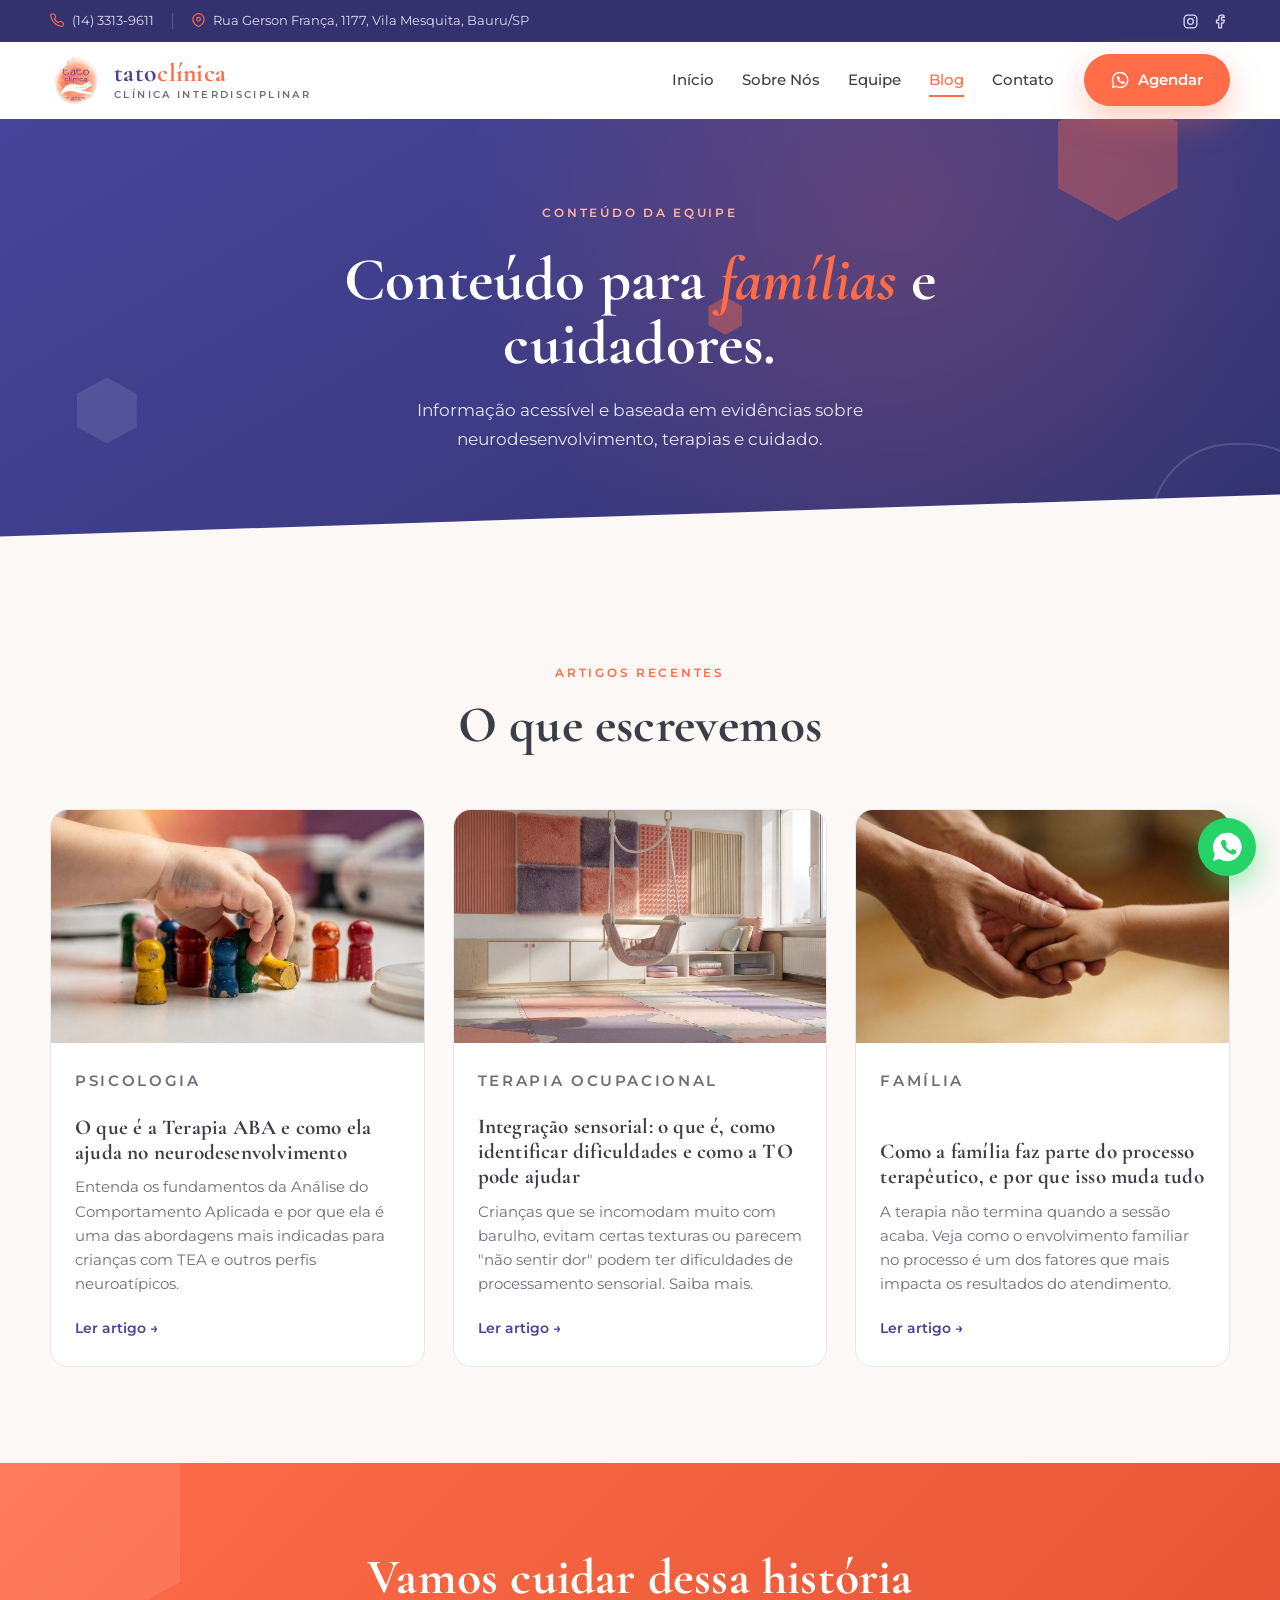
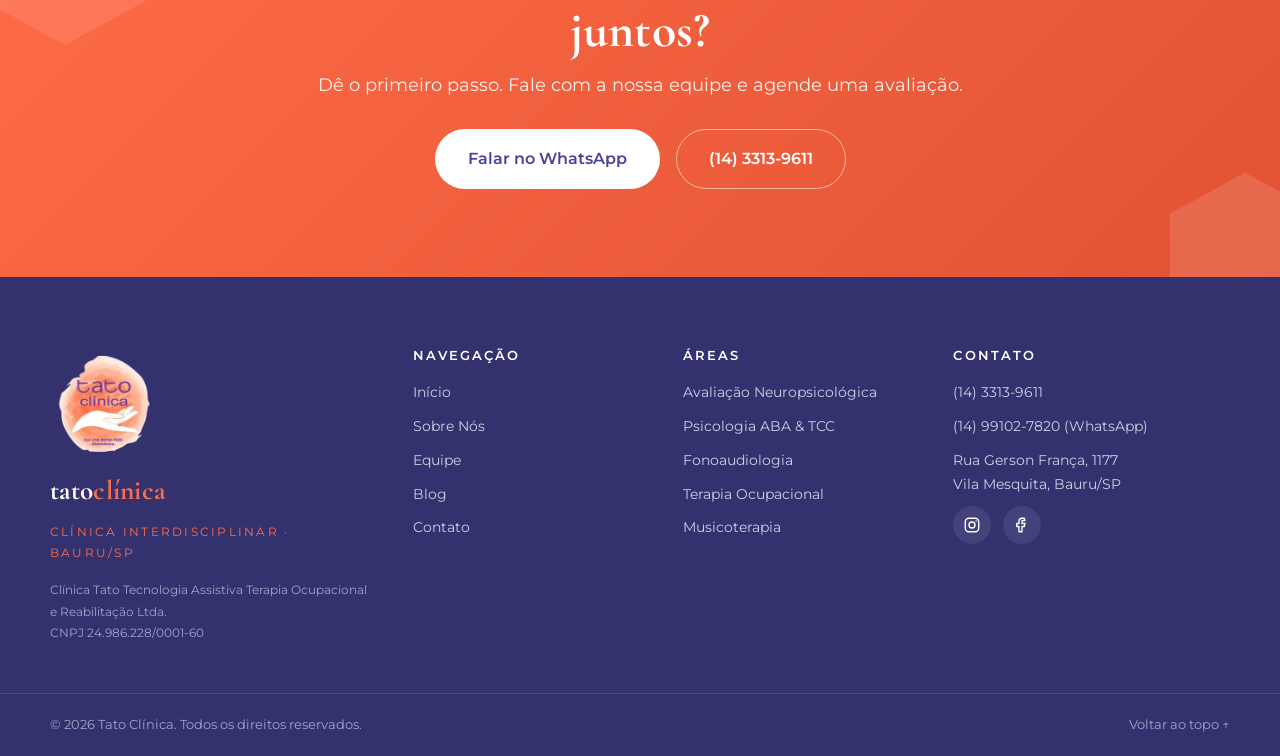
<file: blog/index.html>
<!-- ===================== blog/index.html ===================== -->
<!DOCTYPE html>
<html lang="pt-BR">
<head>
  <meta charset="UTF-8" />
  <meta name="viewport" content="width=device-width, initial-scale=1.0" />
  <title>Blog | Tato Clínica</title>
  <meta name="description" content="Artigos sobre neurodesenvolvimento, terapias e orientações para famílias, escritos pela equipe da Tato Clínica em Bauru/SP." />
  <link rel="canonical" href="https://www.tatoclinica.com.br/blog/" />
  <link rel="apple-touch-icon" sizes="180x180" href="/assets/img/apple-touch-icon.png" />
  <link rel="icon" type="image/png" sizes="32x32" href="/assets/img/favicon-32x32.png" />
  <link rel="icon" type="image/png" sizes="16x16" href="/assets/img/favicon-16x16.png" />
  <link rel="icon" href="/assets/img/favicon.ico" />
  <link rel="manifest" href="/assets/img/site.webmanifest" />
  <meta name="theme-color" content="#ffffff" />

  <link rel="preconnect" href="https://fonts.googleapis.com">
  <link rel="preconnect" href="https://fonts.gstatic.com" crossorigin>
  <link href="https://fonts.googleapis.com/css2?family=Cormorant+Garamond:ital,wght@0,500;0,600;0,700;1,600&family=Montserrat:wght@400;500;600&display=swap" rel="stylesheet">

  <link rel="stylesheet" href="../style.css" />
</head>
<body>

  <!-- ============ TOP BAR ============ -->
  <div class="topbar">
    <div class="container topbar__inner">
      <span class="topbar__item">
        <svg class="ic" viewBox="0 0 24 24" aria-hidden="true"><path d="M21 16.5v3a2 2 0 0 1-2.2 2 19.8 19.8 0 0 1-8.6-3.1 19.5 19.5 0 0 1-6-6A19.8 19.8 0 0 1 1.1 3.8 2 2 0 0 1 3.1 1.6h3a2 2 0 0 1 2 1.7c.1 1 .4 1.9.7 2.8a2 2 0 0 1-.5 2.1L7.1 9.4a16 16 0 0 0 6 6l1.2-1.2a2 2 0 0 1 2.1-.5c.9.3 1.8.6 2.8.7a2 2 0 0 1 1.7 2Z"/></svg>
        (14) 3313-9611
      </span>
      <span class="topbar__divider" aria-hidden="true"></span>
      <span class="topbar__item">
        <svg class="ic" viewBox="0 0 24 24" aria-hidden="true"><path d="M21 10c0 7-9 12-9 12s-9-5-9-12a9 9 0 0 1 18 0Z"/><circle cx="12" cy="10" r="3"/></svg>
        Rua Gerson França, 1177, Vila Mesquita, Bauru/SP
      </span>
      <span class="topbar__social">
        <a href="https://instagram.com/tatoclinica" target="_blank" rel="noopener" aria-label="Instagram da Tato Clínica">
          <svg class="ic" viewBox="0 0 24 24" aria-hidden="true"><rect x="3" y="3" width="18" height="18" rx="5"/><circle cx="12" cy="12" r="4"/><circle cx="17.5" cy="6.5" r="1" fill="currentColor" stroke="none"/></svg>
        </a>
        <a href="https://facebook.com/tatoclinica" target="_blank" rel="noopener" aria-label="Facebook da Tato Clínica">
          <svg class="ic" viewBox="0 0 24 24" aria-hidden="true"><path d="M15 3h-3a4 4 0 0 0-4 4v3H5v4h3v7h4v-7h3l1-4h-4V7a1 1 0 0 1 1-1h3Z"/></svg>
        </a>
      </span>
    </div>
  </div>

  <!-- ============ HEADER / NAV ============ -->
  <header class="site-header" id="topo">
    <div class="container header__inner">
      <a href="/" class="brand" aria-label="Tato Clínica, início">
        <span class="brand__mark">
          <img src="../assets/img/logo-fundo-claro-tatoclinica_.png" alt="Logo da Tato Clínica" />
        </span>
        <span class="brand__text">
          <span class="brand__word">tato<em>clínica</em></span>
          <span class="brand__sub">Clínica Interdisciplinar</span>
        </span>
      </a>

      <nav class="nav" id="primary-nav" aria-label="Navegação principal">
        <ul class="nav__list">
          <li><a href="/" class="nav__link">Início</a></li>
          <li><a href="/sobre/" class="nav__link">Sobre Nós</a></li>
          <li><a href="/equipe/" class="nav__link">Equipe</a></li>
          <li><a href="/blog/" class="nav__link is-active">Blog</a></li>
          <li><a href="/contato/" class="nav__link">Contato</a></li>
        </ul>
        <a class="btn btn--coral nav__cta" href="https://wa.me/5514991027820?text=Ol%C3%A1!%20Gostaria%20de%20agendar%20um%20atendimento%20na%20Tato%20Cl%C3%ADnica." target="_blank" rel="noopener">
          <svg class="ic" viewBox="0 0 24 24" aria-hidden="true"><path d="M12 2a10 10 0 0 0-8.6 15l-1.3 4.7 4.8-1.3A10 10 0 1 0 12 2Z"/><path d="M8.5 7.5c.3-.6.6-.6.9-.6h.7c.2 0 .5 0 .7.5l.9 2c.1.3.1.5 0 .7l-.5.7c-.1.2-.2.4 0 .7a7 7 0 0 0 3 3c.3.1.5.1.7-.1l.7-.8c.2-.2.4-.2.7-.1l2 1c.4.2.4.4.4.6 0 1.1-.9 2.1-2 2.2-.6 0-1.4.1-4.4-1.6a11 11 0 0 1-4-4.6c-.6-1.3-.6-2.4-.4-3z" fill="#fff" stroke="none"/></svg>
          Agendar
        </a>
        <button class="nav__close" id="navClose" aria-label="Fechar menu">&times;</button>
      </nav>

      <button class="hamburger" id="hamburger" aria-label="Abrir menu" aria-expanded="false" aria-controls="primary-nav">
        <span></span><span></span><span></span>
      </button>
    </div>
  </header>
  <div class="nav-overlay" id="navOverlay"></div>

  <main>

    <!-- ============ PAGE HERO ============ -->
    <section class="page-hero">
      <div class="hero__deco" aria-hidden="true">
        <span class="hex hex--a"></span>
        <span class="hex hex--b"></span>
        <span class="hex hex--c"></span>
        <span class="hex hex--ring"></span>
      </div>

      <div class="container page-hero__inner">
        <p class="eyebrow eyebrow--light" data-reveal>Conteúdo da equipe</p>
        <h1 class="page-hero__title" data-reveal>
          Conteúdo para <em>famílias</em> e cuidadores.
        </h1>
        <p class="page-hero__lead" data-reveal>
          Informação acessível e baseada em evidências sobre neurodesenvolvimento, terapias e cuidado.
        </p>
      </div>

      <div class="page-hero__wave" style="background:var(--warm)" aria-hidden="true"></div>
    </section>

    <!-- ============ LISTAGEM DE POSTS ============ -->
    <section class="blog-section">
      <div class="container">
        <header class="section-head" data-reveal>
          <p class="eyebrow">Artigos recentes</p>
          <h2 class="section-title">O que escrevemos</h2>
        </header>

        <div class="blog-grid">
          <article class="blog-card" data-reveal>
            <div class="blog-card__thumb">
              <img src="../assets/img/blog-thumb-aba-tatoclinica.jpg" alt="Terapia ABA: criança em sessão terapêutica" loading="lazy">
            </div>
            <div class="blog-card__body">
              <p class="blog-card__cat">Psicologia</p>
              <h3>O que é a Terapia ABA e como ela ajuda no neurodesenvolvimento</h3>
              <p>Entenda os fundamentos da Análise do Comportamento Aplicada e por que ela é uma das abordagens mais indicadas para crianças com TEA e outros perfis neuroatípicos.</p>
              <a href="/blog/o-que-e-terapia-aba/" class="blog-card__link">Ler artigo →</a>
            </div>
          </article>

          <article class="blog-card" data-reveal>
            <div class="blog-card__thumb">
              <img src="../assets/img/blog-thumb-integracao-sensorial-tatoclinica.jpg" alt="Sala de integração sensorial para crianças" loading="lazy">
            </div>
            <div class="blog-card__body">
              <p class="blog-card__cat">Terapia Ocupacional</p>
              <h3>Integração sensorial: o que é, como identificar dificuldades e como a TO pode ajudar</h3>
              <p>Crianças que se incomodam muito com barulho, evitam certas texturas ou parecem "não sentir dor" podem ter dificuldades de processamento sensorial. Saiba mais.</p>
              <a href="/blog/integracao-sensorial-criancas/" class="blog-card__link">Ler artigo →</a>
            </div>
          </article>

          <article class="blog-card" data-reveal>
            <div class="blog-card__thumb">
              <img src="../assets/img/blog-thumb-familia-tatoclinica.jpg" alt="Família e cuidado no processo terapêutico" loading="lazy">
            </div>
            <div class="blog-card__body">
              <p class="blog-card__cat">Família</p>
              <h3>Como a família faz parte do processo terapêutico, e por que isso muda tudo</h3>
              <p>A terapia não termina quando a sessão acaba. Veja como o envolvimento familiar no processo é um dos fatores que mais impacta os resultados do atendimento.</p>
              <a href="/blog/orientando-familias-no-processo-terapeutico/" class="blog-card__link">Ler artigo →</a>
            </div>
          </article>
        </div>
      </div>
    </section>

    <!-- ============ CTA BAND ============ -->
    <section class="cta-band">
      <div class="cta-band__deco" aria-hidden="true"><span class="hex hex--f"></span><span class="hex hex--g"></span></div>
      <div class="container cta-band__inner" data-reveal>
        <h2>Vamos cuidar dessa história juntos?</h2>
        <p>Dê o primeiro passo. Fale com a nossa equipe e agende uma avaliação.</p>
        <div class="cta-band__actions">
          <a class="btn btn--white btn--lg" href="https://wa.me/5514991027820?text=Ol%C3%A1!%20Gostaria%20de%20agendar%20uma%20avalia%C3%A7%C3%A3o%20na%20Tato%20Cl%C3%ADnica." target="_blank" rel="noopener">Falar no WhatsApp</a>
          <a class="btn btn--outline-light btn--lg" href="tel:+551433139611">(14) 3313-9611</a>
        </div>
      </div>
    </section>

  </main>

  <!-- ============ FOOTER ============ -->
  <footer class="site-footer">
    <div class="container footer__grid">
      <div class="footer__brand">
        <img class="footer__logo" src="../assets/img/logo-fundo-claro-tatoclinica_.png" alt="Logo da Tato Clínica">
        <span class="brand__word brand__word--light">tato<em>clínica</em></span>
        <p class="footer__tag">Clínica Interdisciplinar · Bauru/SP</p>
        <p class="footer__legal">Clínica Tato Tecnologia Assistiva Terapia Ocupacional e Reabilitação Ltda.<br>CNPJ 24.986.228/0001-60</p>
      </div>

      <nav class="footer__col" aria-label="Páginas">
        <h4>Navegação</h4>
        <a href="/">Início</a>
        <a href="/sobre/">Sobre Nós</a>
        <a href="/equipe/">Equipe</a>
        <a href="/blog/">Blog</a>
        <a href="/contato/">Contato</a>
      </nav>

      <nav class="footer__col" aria-label="Áreas">
        <h4>Áreas</h4>
        <a href="/#areas">Avaliação Neuropsicológica</a>
        <a href="/#areas">Psicologia ABA &amp; TCC</a>
        <a href="/#areas">Fonoaudiologia</a>
        <a href="/#areas">Terapia Ocupacional</a>
        <a href="/#areas">Musicoterapia</a>
      </nav>

      <div class="footer__col footer__contact">
        <h4>Contato</h4>
        <a href="tel:+551433139611">(14) 3313-9611</a>
        <a href="https://wa.me/5514991027820" target="_blank" rel="noopener">(14) 99102-7820 (WhatsApp)</a>
        <span>Rua Gerson França, 1177<br>Vila Mesquita, Bauru/SP</span>
        <div class="footer__social">
          <a href="https://instagram.com/tatoclinica" target="_blank" rel="noopener" aria-label="Instagram"><svg class="ic" viewBox="0 0 24 24"><rect x="3" y="3" width="18" height="18" rx="5"/><circle cx="12" cy="12" r="4"/><circle cx="17.5" cy="6.5" r="1" fill="currentColor" stroke="none"/></svg></a>
          <a href="https://facebook.com/tatoclinica" target="_blank" rel="noopener" aria-label="Facebook"><svg class="ic" viewBox="0 0 24 24"><path d="M15 3h-3a4 4 0 0 0-4 4v3H5v4h3v7h4v-7h3l1-4h-4V7a1 1 0 0 1 1-1h3Z"/></svg></a>
        </div>
      </div>
    </div>

    <div class="footer__bar">
      <div class="container footer__bar-inner">
        <span>© <span id="year">2026</span> Tato Clínica. Todos os direitos reservados.</span>
        <a href="#topo" class="footer__top">Voltar ao topo ↑</a>
      </div>
    </div>
  </footer>

  <a class="wa-float" href="https://wa.me/5514991027820?text=Ol%C3%A1!%20Vim%20pelo%20site%20da%20Tato%20Cl%C3%ADnica." target="_blank" rel="noopener" aria-label="Fale conosco no WhatsApp">
    <svg viewBox="0 0 24 24" aria-hidden="true"><path d="M12 2a10 10 0 0 0-8.6 15l-1.3 4.7 4.8-1.3A10 10 0 1 0 12 2Z" fill="#fff"/><path d="M8.5 7.5c.3-.6.6-.6.9-.6h.7c.2 0 .5 0 .7.5l.9 2c.1.3.1.5 0 .7l-.5.7c-.1.2-.2.4 0 .7a7 7 0 0 0 3 3c.3.1.5.1.7-.1l.7-.8c.2-.2.4-.2.7-.1l2 1c.4.2.4.4.4.6 0 1.1-.9 2.1-2 2.2-.6 0-1.4.1-4.4-1.6a11 11 0 0 1-4-4.6c-.6-1.3-.6-2.4-.4-3z" fill="#25D366"/></svg>
  </a>

  <script src="../script.js"></script>
</body>
</html>
</file>
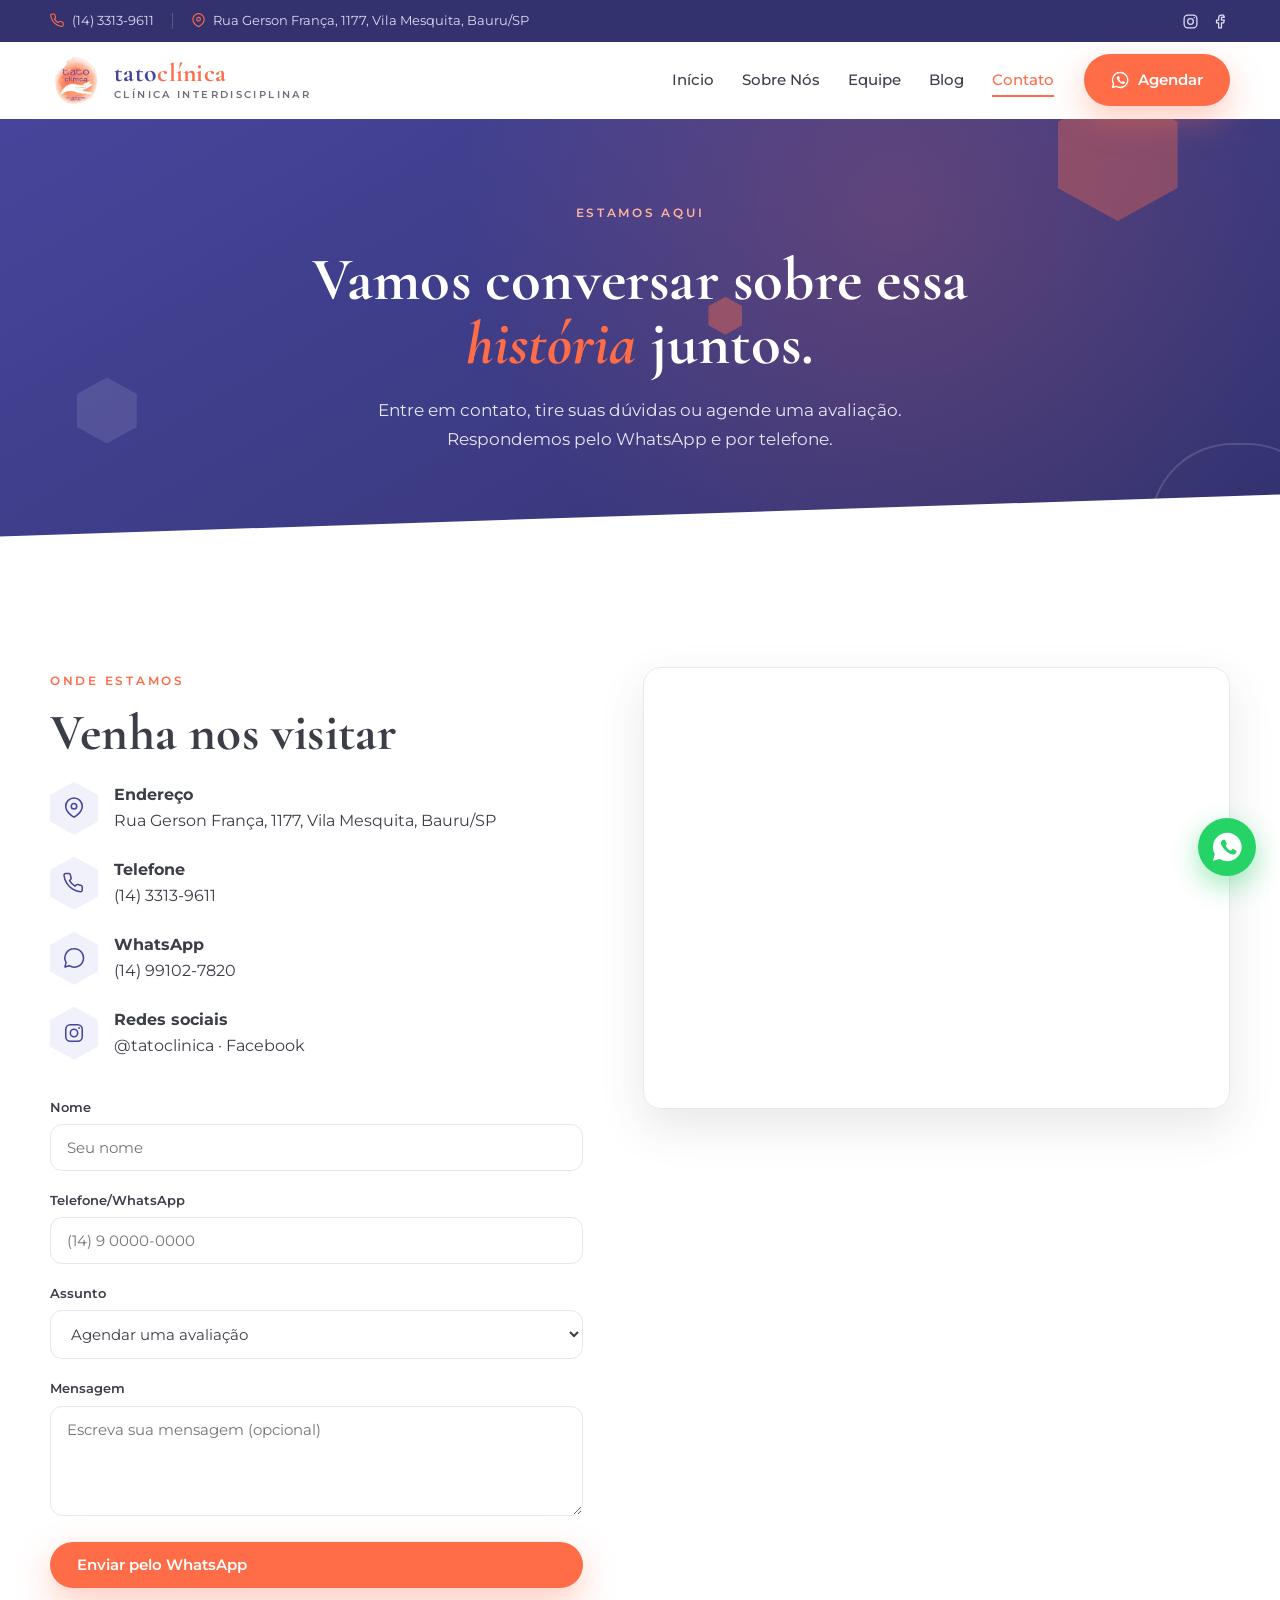
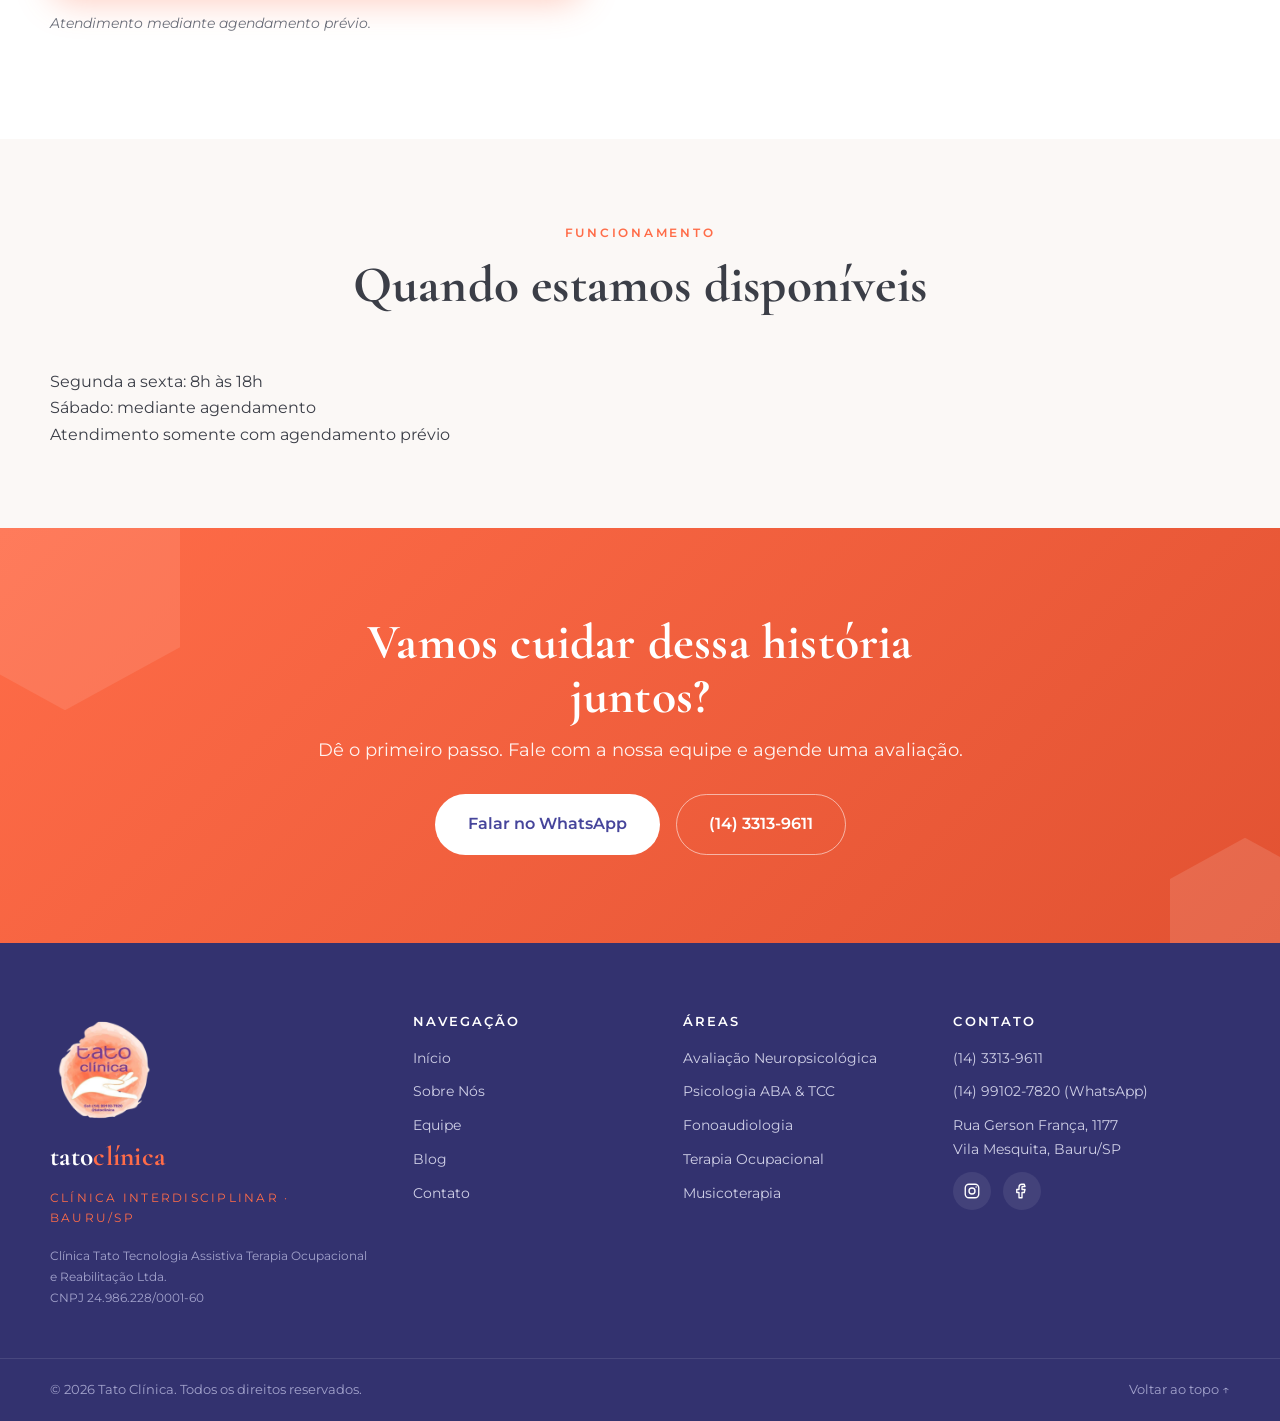
<file: contato/index.html>
<!-- ===================== contato/index.html ===================== -->
<!DOCTYPE html>
<html lang="pt-BR">
<head>
  <meta charset="UTF-8" />
  <meta name="viewport" content="width=device-width, initial-scale=1.0" />
  <title>Contato | Tato Clínica</title>
  <meta name="description" content="Entre em contato com a Tato Clínica em Bauru/SP. Telefone, WhatsApp, endereço e formulário de agendamento. Atendimento humanizado e especializado." />
  <link rel="canonical" href="https://www.tatoclinica.com.br/contato/" />
  <link rel="apple-touch-icon" sizes="180x180" href="/assets/img/apple-touch-icon.png" />
  <link rel="icon" type="image/png" sizes="32x32" href="/assets/img/favicon-32x32.png" />
  <link rel="icon" type="image/png" sizes="16x16" href="/assets/img/favicon-16x16.png" />
  <link rel="icon" href="/assets/img/favicon.ico" />
  <link rel="manifest" href="/assets/img/site.webmanifest" />
  <meta name="theme-color" content="#ffffff" />

  <link rel="preconnect" href="https://fonts.googleapis.com">
  <link rel="preconnect" href="https://fonts.gstatic.com" crossorigin>
  <link href="https://fonts.googleapis.com/css2?family=Cormorant+Garamond:ital,wght@0,500;0,600;0,700;1,600&family=Montserrat:wght@400;500;600&display=swap" rel="stylesheet">

  <link rel="stylesheet" href="../style.css" />
</head>
<body>

  <!-- ============ TOP BAR ============ -->
  <div class="topbar">
    <div class="container topbar__inner">
      <span class="topbar__item">
        <svg class="ic" viewBox="0 0 24 24" aria-hidden="true"><path d="M21 16.5v3a2 2 0 0 1-2.2 2 19.8 19.8 0 0 1-8.6-3.1 19.5 19.5 0 0 1-6-6A19.8 19.8 0 0 1 1.1 3.8 2 2 0 0 1 3.1 1.6h3a2 2 0 0 1 2 1.7c.1 1 .4 1.9.7 2.8a2 2 0 0 1-.5 2.1L7.1 9.4a16 16 0 0 0 6 6l1.2-1.2a2 2 0 0 1 2.1-.5c.9.3 1.8.6 2.8.7a2 2 0 0 1 1.7 2Z"/></svg>
        (14) 3313-9611
      </span>
      <span class="topbar__divider" aria-hidden="true"></span>
      <span class="topbar__item">
        <svg class="ic" viewBox="0 0 24 24" aria-hidden="true"><path d="M21 10c0 7-9 12-9 12s-9-5-9-12a9 9 0 0 1 18 0Z"/><circle cx="12" cy="10" r="3"/></svg>
        Rua Gerson França, 1177, Vila Mesquita, Bauru/SP
      </span>
      <span class="topbar__social">
        <a href="https://instagram.com/tatoclinica" target="_blank" rel="noopener" aria-label="Instagram da Tato Clínica">
          <svg class="ic" viewBox="0 0 24 24" aria-hidden="true"><rect x="3" y="3" width="18" height="18" rx="5"/><circle cx="12" cy="12" r="4"/><circle cx="17.5" cy="6.5" r="1" fill="currentColor" stroke="none"/></svg>
        </a>
        <a href="https://facebook.com/tatoclinica" target="_blank" rel="noopener" aria-label="Facebook da Tato Clínica">
          <svg class="ic" viewBox="0 0 24 24" aria-hidden="true"><path d="M15 3h-3a4 4 0 0 0-4 4v3H5v4h3v7h4v-7h3l1-4h-4V7a1 1 0 0 1 1-1h3Z"/></svg>
        </a>
      </span>
    </div>
  </div>

  <!-- ============ HEADER / NAV ============ -->
  <header class="site-header" id="topo">
    <div class="container header__inner">
      <a href="/" class="brand" aria-label="Tato Clínica, início">
        <span class="brand__mark">
          <img src="../assets/img/logo-fundo-claro-tatoclinica_.png" alt="Logo da Tato Clínica" />
        </span>
        <span class="brand__text">
          <span class="brand__word">tato<em>clínica</em></span>
          <span class="brand__sub">Clínica Interdisciplinar</span>
        </span>
      </a>

      <nav class="nav" id="primary-nav" aria-label="Navegação principal">
        <ul class="nav__list">
          <li><a href="/" class="nav__link">Início</a></li>
          <li><a href="/sobre/" class="nav__link">Sobre Nós</a></li>
          <li><a href="/equipe/" class="nav__link">Equipe</a></li>
          <li><a href="/blog/" class="nav__link">Blog</a></li>
          <li><a href="/contato/" class="nav__link is-active">Contato</a></li>
        </ul>
        <a class="btn btn--coral nav__cta" href="https://wa.me/5514991027820?text=Ol%C3%A1!%20Gostaria%20de%20agendar%20um%20atendimento%20na%20Tato%20Cl%C3%ADnica." target="_blank" rel="noopener">
          <svg class="ic" viewBox="0 0 24 24" aria-hidden="true"><path d="M12 2a10 10 0 0 0-8.6 15l-1.3 4.7 4.8-1.3A10 10 0 1 0 12 2Z"/><path d="M8.5 7.5c.3-.6.6-.6.9-.6h.7c.2 0 .5 0 .7.5l.9 2c.1.3.1.5 0 .7l-.5.7c-.1.2-.2.4 0 .7a7 7 0 0 0 3 3c.3.1.5.1.7-.1l.7-.8c.2-.2.4-.2.7-.1l2 1c.4.2.4.4.4.6 0 1.1-.9 2.1-2 2.2-.6 0-1.4.1-4.4-1.6a11 11 0 0 1-4-4.6c-.6-1.3-.6-2.4-.4-3z" fill="#fff" stroke="none"/></svg>
          Agendar
        </a>
        <button class="nav__close" id="navClose" aria-label="Fechar menu">&times;</button>
      </nav>

      <button class="hamburger" id="hamburger" aria-label="Abrir menu" aria-expanded="false" aria-controls="primary-nav">
        <span></span><span></span><span></span>
      </button>
    </div>
  </header>
  <div class="nav-overlay" id="navOverlay"></div>

  <main>

    <!-- ============ PAGE HERO ============ -->
    <section class="page-hero">
      <div class="hero__deco" aria-hidden="true">
        <span class="hex hex--a"></span>
        <span class="hex hex--b"></span>
        <span class="hex hex--c"></span>
        <span class="hex hex--ring"></span>
      </div>

      <div class="container page-hero__inner">
        <p class="eyebrow eyebrow--light" data-reveal>Estamos aqui</p>
        <h1 class="page-hero__title" data-reveal>
          Vamos conversar sobre essa <em>história</em> juntos.
        </h1>
        <p class="page-hero__lead" data-reveal>
          Entre em contato, tire suas dúvidas ou agende uma avaliação. Respondemos pelo WhatsApp e por telefone.
        </p>
      </div>

      <div class="page-hero__wave" aria-hidden="true"></div>
    </section>

    <!-- ============ CONTATO ============ -->
    <section class="contact">
      <div class="container contact__grid">
        <div class="contact__info">
          <p class="eyebrow" data-reveal>Onde estamos</p>
          <h2 class="section-title" data-reveal>Venha nos visitar</h2>

          <ul class="contact__list">
            <li data-reveal>
              <span class="contact__ic"><svg viewBox="0 0 24 24"><path d="M21 10c0 7-9 12-9 12s-9-5-9-12a9 9 0 0 1 18 0Z"/><circle cx="12" cy="10" r="3"/></svg></span>
              <div><strong>Endereço</strong><br>Rua Gerson França, 1177, Vila Mesquita, Bauru/SP</div>
            </li>
            <li data-reveal>
              <span class="contact__ic"><svg viewBox="0 0 24 24"><path d="M21 16.5v3a2 2 0 0 1-2.2 2 19.8 19.8 0 0 1-8.6-3.1 19.5 19.5 0 0 1-6-6A19.8 19.8 0 0 1 1.1 3.8 2 2 0 0 1 3.1 1.6h3a2 2 0 0 1 2 1.7c.1 1 .4 1.9.7 2.8a2 2 0 0 1-.5 2.1L7.1 9.4a16 16 0 0 0 6 6l1.2-1.2a2 2 0 0 1 2.1-.5c.9.3 1.8.6 2.8.7a2 2 0 0 1 1.7 2Z"/></svg></span>
              <div><strong>Telefone</strong><br><a href="tel:+551433139611">(14) 3313-9611</a></div>
            </li>
            <li data-reveal>
              <span class="contact__ic"><svg viewBox="0 0 24 24"><path d="M12 2a10 10 0 0 0-8.6 15l-1.3 4.7 4.8-1.3A10 10 0 1 0 12 2Z"/></svg></span>
              <div><strong>WhatsApp</strong><br><a href="https://wa.me/5514991027820" target="_blank" rel="noopener">(14) 99102-7820</a></div>
            </li>
            <li data-reveal>
              <span class="contact__ic"><svg viewBox="0 0 24 24"><rect x="3" y="3" width="18" height="18" rx="5"/><circle cx="12" cy="12" r="4"/><circle cx="17.5" cy="6.5" r="1" fill="currentColor" stroke="none"/></svg></span>
              <div><strong>Redes sociais</strong><br><a href="https://instagram.com/tatoclinica" target="_blank" rel="noopener">@tatoclinica</a> · <a href="https://facebook.com/tatoclinica" target="_blank" rel="noopener">Facebook</a></div>
            </li>
          </ul>

          <form class="contact-form" id="contact-form">
            <div class="form-group" data-reveal>
              <label for="cf-name">Nome</label>
              <input type="text" id="cf-name" placeholder="Seu nome" required>
            </div>
            <div class="form-group" data-reveal>
              <label for="cf-phone">Telefone/WhatsApp</label>
              <input type="tel" id="cf-phone" placeholder="(14) 9 0000-0000">
            </div>
            <div class="form-group" data-reveal>
              <label for="cf-subject">Assunto</label>
              <select id="cf-subject">
                <option>Agendar uma avaliação</option>
                <option>Informações sobre atendimento</option>
                <option>Dúvida sobre especialidades</option>
                <option>Outro assunto</option>
              </select>
            </div>
            <div class="form-group" data-reveal>
              <label for="cf-msg">Mensagem</label>
              <textarea id="cf-msg" placeholder="Escreva sua mensagem (opcional)"></textarea>
            </div>
            <button type="submit" class="btn btn--coral" data-reveal>Enviar pelo WhatsApp</button>
          </form>

          <p class="contact__note" data-reveal>Atendimento mediante agendamento prévio.</p>
        </div>

        <div class="contact__map" data-reveal>
          <iframe
            title="Mapa: Tato Clínica, Rua Gerson França 1177, Vila Mesquita, Bauru/SP"
            src="https://www.google.com/maps?q=Rua+Gerson+Fran%C3%A7a+1177+Vila+Mesquita+Bauru+SP&output=embed"
            loading="lazy" referrerpolicy="no-referrer-when-downgrade" allowfullscreen></iframe>
        </div>
      </div>
    </section>

    <!-- ============ HORÁRIO DE ATENDIMENTO ============ -->
    <section style="background:var(--warm);padding:80px 0">
      <div class="container">
        <header class="section-head" data-reveal>
          <p class="eyebrow">Funcionamento</p>
          <h2 class="section-title">Quando estamos disponíveis</h2>
        </header>
        <ul data-reveal>
          <li>Segunda a sexta: 8h às 18h</li>
          <li>Sábado: mediante agendamento</li>
          <li>Atendimento somente com agendamento prévio</li>
        </ul>
      </div>
    </section>

    <!-- ============ CTA BAND ============ -->
    <section class="cta-band">
      <div class="cta-band__deco" aria-hidden="true"><span class="hex hex--f"></span><span class="hex hex--g"></span></div>
      <div class="container cta-band__inner" data-reveal>
        <h2>Vamos cuidar dessa história juntos?</h2>
        <p>Dê o primeiro passo. Fale com a nossa equipe e agende uma avaliação.</p>
        <div class="cta-band__actions">
          <a class="btn btn--white btn--lg" href="https://wa.me/5514991027820?text=Ol%C3%A1!%20Gostaria%20de%20agendar%20uma%20avalia%C3%A7%C3%A3o%20na%20Tato%20Cl%C3%ADnica." target="_blank" rel="noopener">Falar no WhatsApp</a>
          <a class="btn btn--outline-light btn--lg" href="tel:+551433139611">(14) 3313-9611</a>
        </div>
      </div>
    </section>

  </main>

  <!-- ============ FOOTER ============ -->
  <footer class="site-footer">
    <div class="container footer__grid">
      <div class="footer__brand">
        <img class="footer__logo" src="../assets/img/logo-fundo-claro-tatoclinica_.png" alt="Logo da Tato Clínica">
        <span class="brand__word brand__word--light">tato<em>clínica</em></span>
        <p class="footer__tag">Clínica Interdisciplinar · Bauru/SP</p>
        <p class="footer__legal">Clínica Tato Tecnologia Assistiva Terapia Ocupacional e Reabilitação Ltda.<br>CNPJ 24.986.228/0001-60</p>
      </div>

      <nav class="footer__col" aria-label="Páginas">
        <h4>Navegação</h4>
        <a href="/">Início</a>
        <a href="/sobre/">Sobre Nós</a>
        <a href="/equipe/">Equipe</a>
        <a href="/blog/">Blog</a>
        <a href="/contato/">Contato</a>
      </nav>

      <nav class="footer__col" aria-label="Áreas">
        <h4>Áreas</h4>
        <a href="/#areas">Avaliação Neuropsicológica</a>
        <a href="/#areas">Psicologia ABA &amp; TCC</a>
        <a href="/#areas">Fonoaudiologia</a>
        <a href="/#areas">Terapia Ocupacional</a>
        <a href="/#areas">Musicoterapia</a>
      </nav>

      <div class="footer__col footer__contact">
        <h4>Contato</h4>
        <a href="tel:+551433139611">(14) 3313-9611</a>
        <a href="https://wa.me/5514991027820" target="_blank" rel="noopener">(14) 99102-7820 (WhatsApp)</a>
        <span>Rua Gerson França, 1177<br>Vila Mesquita, Bauru/SP</span>
        <div class="footer__social">
          <a href="https://instagram.com/tatoclinica" target="_blank" rel="noopener" aria-label="Instagram"><svg class="ic" viewBox="0 0 24 24"><rect x="3" y="3" width="18" height="18" rx="5"/><circle cx="12" cy="12" r="4"/><circle cx="17.5" cy="6.5" r="1" fill="currentColor" stroke="none"/></svg></a>
          <a href="https://facebook.com/tatoclinica" target="_blank" rel="noopener" aria-label="Facebook"><svg class="ic" viewBox="0 0 24 24"><path d="M15 3h-3a4 4 0 0 0-4 4v3H5v4h3v7h4v-7h3l1-4h-4V7a1 1 0 0 1 1-1h3Z"/></svg></a>
        </div>
      </div>
    </div>

    <div class="footer__bar">
      <div class="container footer__bar-inner">
        <span>© <span id="year">2026</span> Tato Clínica. Todos os direitos reservados.</span>
        <a href="#topo" class="footer__top">Voltar ao topo ↑</a>
      </div>
    </div>
  </footer>

  <a class="wa-float" href="https://wa.me/5514991027820?text=Ol%C3%A1!%20Vim%20pelo%20site%20da%20Tato%20Cl%C3%ADnica." target="_blank" rel="noopener" aria-label="Fale conosco no WhatsApp">
    <svg viewBox="0 0 24 24" aria-hidden="true"><path d="M12 2a10 10 0 0 0-8.6 15l-1.3 4.7 4.8-1.3A10 10 0 1 0 12 2Z" fill="#fff"/><path d="M8.5 7.5c.3-.6.6-.6.9-.6h.7c.2 0 .5 0 .7.5l.9 2c.1.3.1.5 0 .7l-.5.7c-.1.2-.2.4 0 .7a7 7 0 0 0 3 3c.3.1.5.1.7-.1l.7-.8c.2-.2.4-.2.7-.1l2 1c.4.2.4.4.4.6 0 1.1-.9 2.1-2 2.2-.6 0-1.4.1-4.4-1.6a11 11 0 0 1-4-4.6c-.6-1.3-.6-2.4-.4-3z" fill="#25D366"/></svg>
  </a>

  <script src="../script.js"></script>
  <script>
  (function(){
    var f = document.getElementById('contact-form');
    if(!f) return;
    f.addEventListener('submit', function(e){
      e.preventDefault();
      var name = document.getElementById('cf-name').value || 'não informado';
      var phone = document.getElementById('cf-phone').value || 'não informado';
      var subj = document.getElementById('cf-subject').value;
      var msg  = document.getElementById('cf-msg').value;
      var text = 'Olá! Me chamo ' + name + ' e gostaria de: ' + subj + '.'
               + (phone !== 'não informado' ? ' Meu telefone é ' + phone + '.' : '')
               + (msg ? ' ' + msg : '');
      window.open('https://wa.me/5514991027820?text=' + encodeURIComponent(text), '_blank');
    });
  })();
  </script>
</body>
</html>
</file>
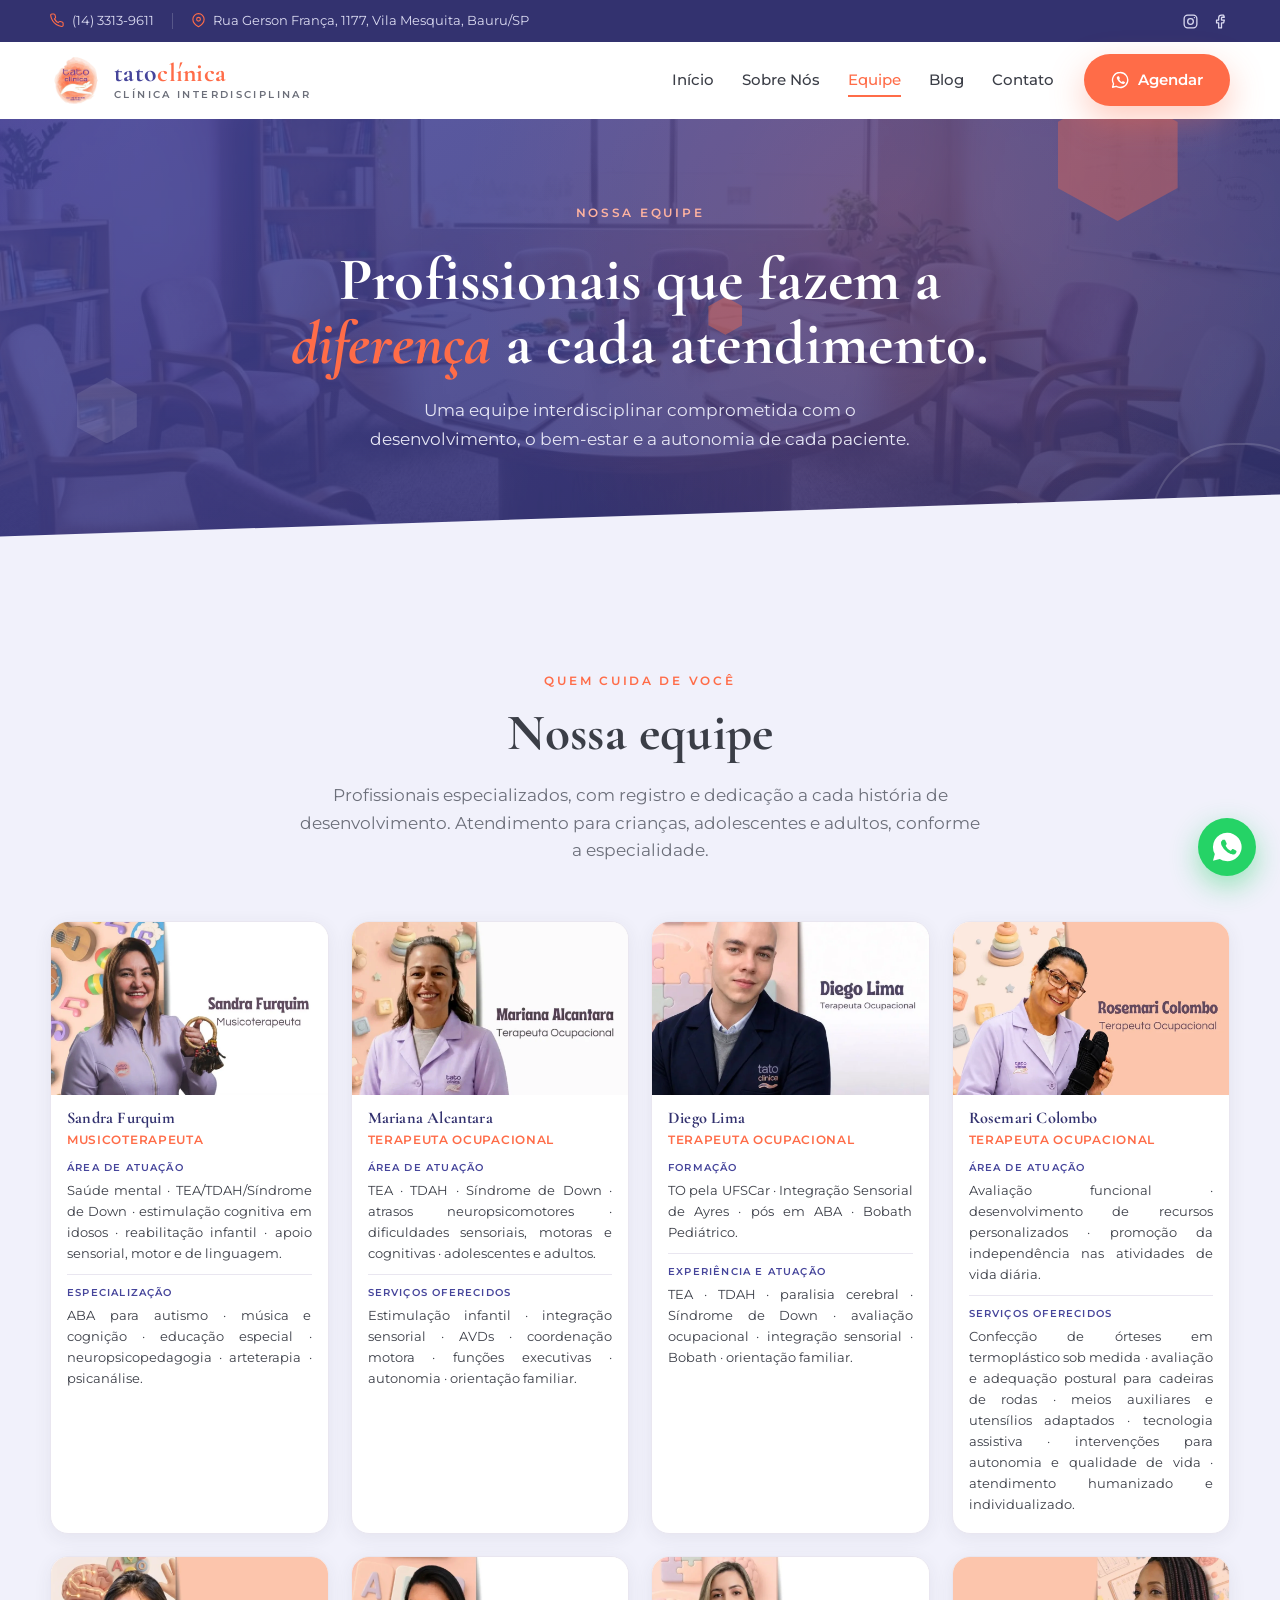
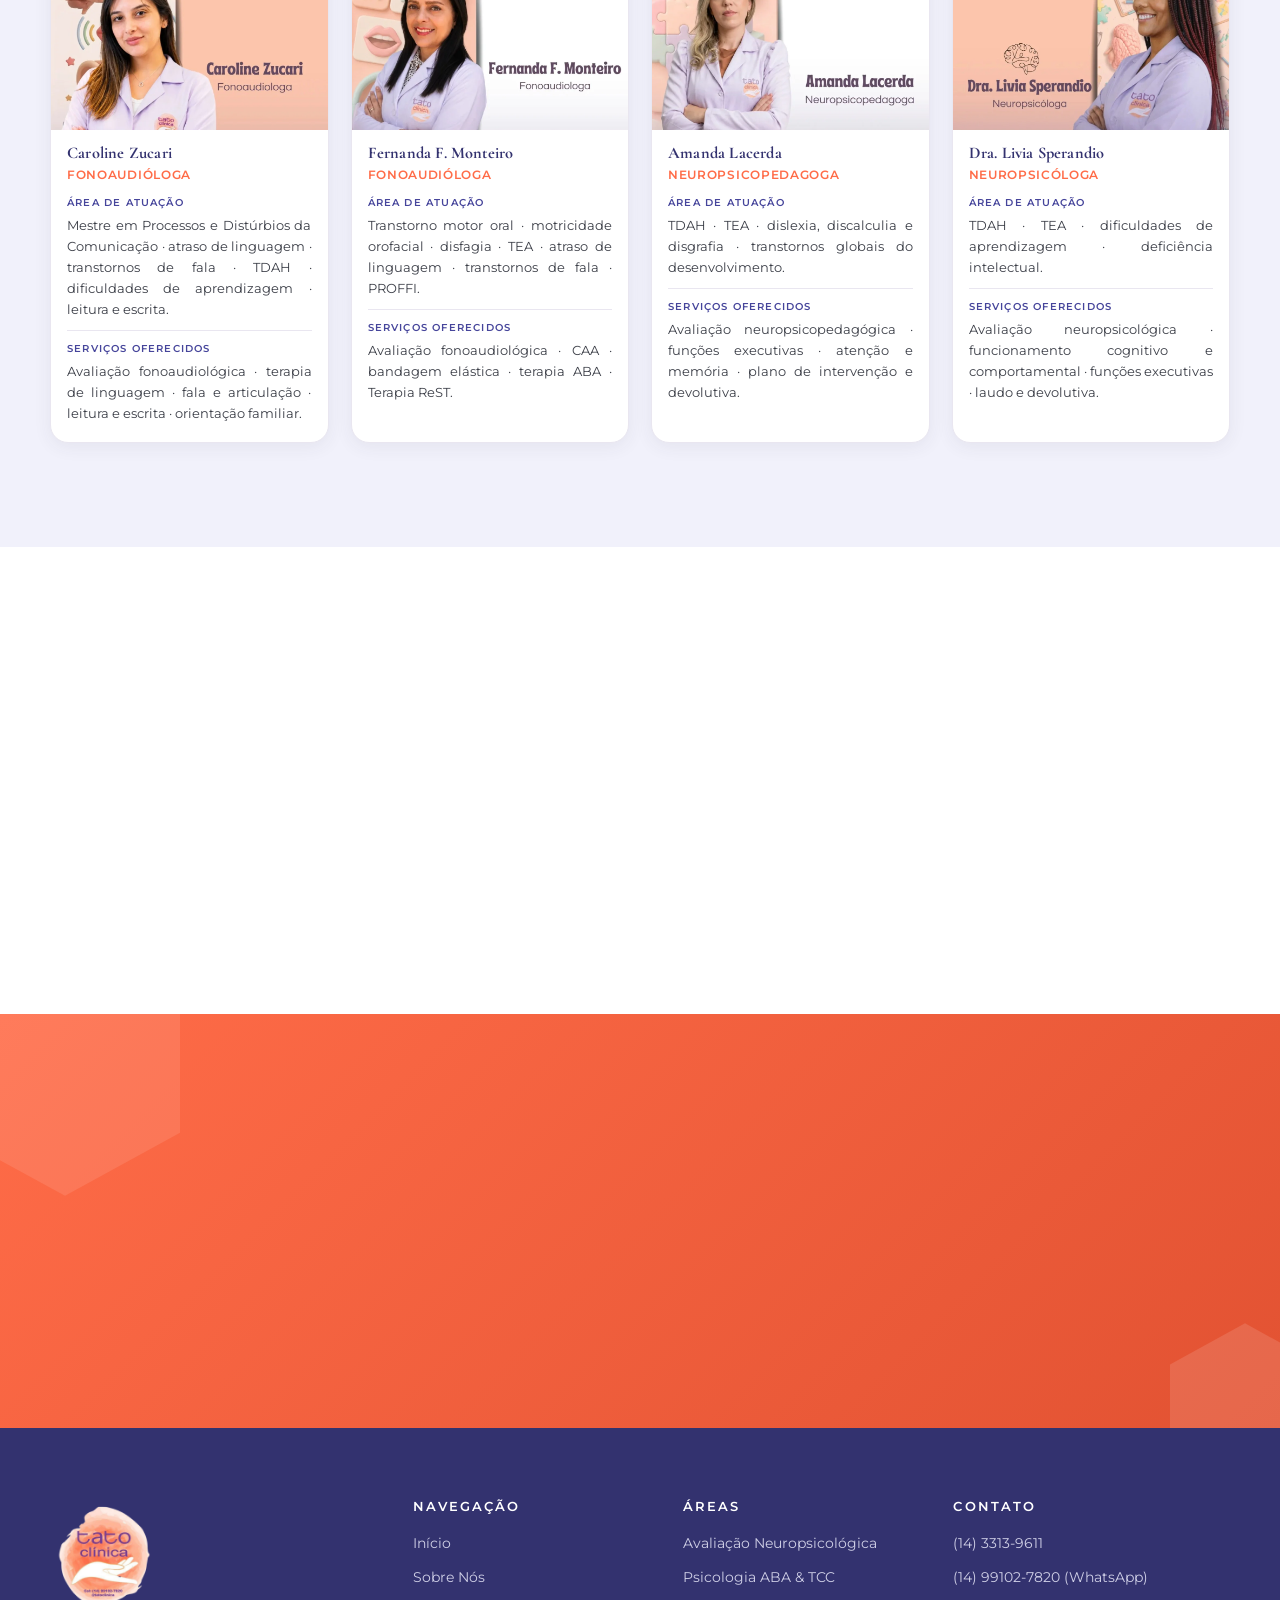
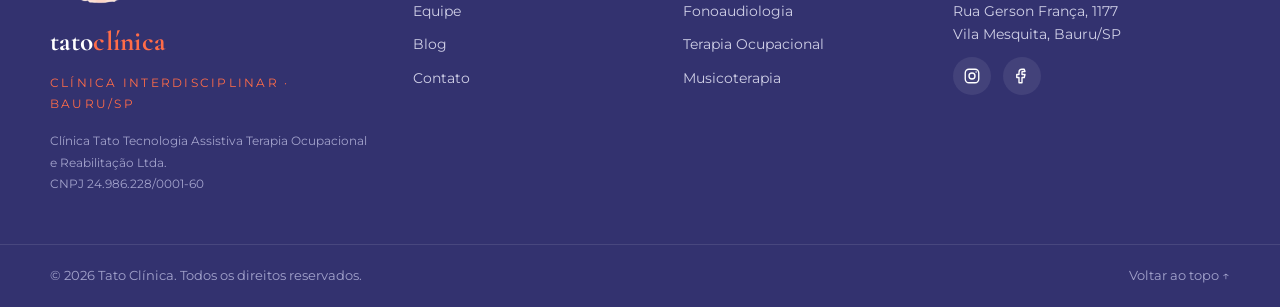
<file: equipe/index.html>
<!-- ===================== equipe/index.html ===================== -->
<!DOCTYPE html>
<html lang="pt-BR">
<head>
  <meta charset="UTF-8" />
  <meta name="viewport" content="width=device-width, initial-scale=1.0" />
  <title>Equipe | Tato Clínica</title>
  <meta name="description" content="Conheça os profissionais da Tato Clínica, especialistas em terapia ocupacional, psicologia, fisioterapia, fonoaudiologia, neuropsicopedagogia, nutrição e musicoterapia." />
  <link rel="canonical" href="https://www.tatoclinica.com.br/equipe/" />
  <link rel="apple-touch-icon" sizes="180x180" href="/assets/img/apple-touch-icon.png" />
  <link rel="icon" type="image/png" sizes="32x32" href="/assets/img/favicon-32x32.png" />
  <link rel="icon" type="image/png" sizes="16x16" href="/assets/img/favicon-16x16.png" />
  <link rel="icon" href="/assets/img/favicon.ico" />
  <link rel="manifest" href="/assets/img/site.webmanifest" />
  <meta name="theme-color" content="#ffffff" />

  <link rel="preconnect" href="https://fonts.googleapis.com">
  <link rel="preconnect" href="https://fonts.gstatic.com" crossorigin>
  <link href="https://fonts.googleapis.com/css2?family=Cormorant+Garamond:ital,wght@0,500;0,600;0,700;1,600&family=Montserrat:wght@400;500;600&display=swap" rel="stylesheet">

  <link rel="stylesheet" href="../style.css" />
</head>
<body>

  <!-- ============ TOP BAR ============ -->
  <div class="topbar">
    <div class="container topbar__inner">
      <span class="topbar__item">
        <svg class="ic" viewBox="0 0 24 24" aria-hidden="true"><path d="M21 16.5v3a2 2 0 0 1-2.2 2 19.8 19.8 0 0 1-8.6-3.1 19.5 19.5 0 0 1-6-6A19.8 19.8 0 0 1 1.1 3.8 2 2 0 0 1 3.1 1.6h3a2 2 0 0 1 2 1.7c.1 1 .4 1.9.7 2.8a2 2 0 0 1-.5 2.1L7.1 9.4a16 16 0 0 0 6 6l1.2-1.2a2 2 0 0 1 2.1-.5c.9.3 1.8.6 2.8.7a2 2 0 0 1 1.7 2Z"/></svg>
        (14) 3313-9611
      </span>
      <span class="topbar__divider" aria-hidden="true"></span>
      <span class="topbar__item">
        <svg class="ic" viewBox="0 0 24 24" aria-hidden="true"><path d="M21 10c0 7-9 12-9 12s-9-5-9-12a9 9 0 0 1 18 0Z"/><circle cx="12" cy="10" r="3"/></svg>
        Rua Gerson França, 1177, Vila Mesquita, Bauru/SP
      </span>
      <span class="topbar__social">
        <a href="https://instagram.com/tatoclinica" target="_blank" rel="noopener" aria-label="Instagram da Tato Clínica">
          <svg class="ic" viewBox="0 0 24 24" aria-hidden="true"><rect x="3" y="3" width="18" height="18" rx="5"/><circle cx="12" cy="12" r="4"/><circle cx="17.5" cy="6.5" r="1" fill="currentColor" stroke="none"/></svg>
        </a>
        <a href="https://facebook.com/tatoclinica" target="_blank" rel="noopener" aria-label="Facebook da Tato Clínica">
          <svg class="ic" viewBox="0 0 24 24" aria-hidden="true"><path d="M15 3h-3a4 4 0 0 0-4 4v3H5v4h3v7h4v-7h3l1-4h-4V7a1 1 0 0 1 1-1h3Z"/></svg>
        </a>
      </span>
    </div>
  </div>

  <!-- ============ HEADER / NAV ============ -->
  <header class="site-header" id="topo">
    <div class="container header__inner">
      <a href="/" class="brand" aria-label="Tato Clínica, início">
        <span class="brand__mark">
          <img src="../assets/img/logo-fundo-claro-tatoclinica_.png" alt="Logo da Tato Clínica" />
        </span>
        <span class="brand__text">
          <span class="brand__word">tato<em>clínica</em></span>
          <span class="brand__sub">Clínica Interdisciplinar</span>
        </span>
      </a>

      <nav class="nav" id="primary-nav" aria-label="Navegação principal">
        <ul class="nav__list">
          <li><a href="/" class="nav__link">Início</a></li>
          <li><a href="/sobre/" class="nav__link">Sobre Nós</a></li>
          <li><a href="/equipe/" class="nav__link is-active">Equipe</a></li>
          <li><a href="/blog/" class="nav__link">Blog</a></li>
          <li><a href="/contato/" class="nav__link">Contato</a></li>
        </ul>
        <a class="btn btn--coral nav__cta" href="https://wa.me/5514991027820?text=Ol%C3%A1!%20Gostaria%20de%20agendar%20um%20atendimento%20na%20Tato%20Cl%C3%ADnica." target="_blank" rel="noopener">
          <svg class="ic" viewBox="0 0 24 24" aria-hidden="true"><path d="M12 2a10 10 0 0 0-8.6 15l-1.3 4.7 4.8-1.3A10 10 0 1 0 12 2Z"/><path d="M8.5 7.5c.3-.6.6-.6.9-.6h.7c.2 0 .5 0 .7.5l.9 2c.1.3.1.5 0 .7l-.5.7c-.1.2-.2.4 0 .7a7 7 0 0 0 3 3c.3.1.5.1.7-.1l.7-.8c.2-.2.4-.2.7-.1l2 1c.4.2.4.4.4.6 0 1.1-.9 2.1-2 2.2-.6 0-1.4.1-4.4-1.6a11 11 0 0 1-4-4.6c-.6-1.3-.6-2.4-.4-3z" fill="#fff" stroke="none"/></svg>
          Agendar
        </a>
        <button class="nav__close" id="navClose" aria-label="Fechar menu">&times;</button>
      </nav>

      <button class="hamburger" id="hamburger" aria-label="Abrir menu" aria-expanded="false" aria-controls="primary-nav">
        <span></span><span></span><span></span>
      </button>
    </div>
  </header>
  <div class="nav-overlay" id="navOverlay"></div>

  <main>

    <!-- ============ PAGE HERO ============ -->
    <section class="page-hero">
      <figure style="position:absolute;inset:0;z-index:0;opacity:.12;margin:0" aria-hidden="true">
        <img src="../assets/img/equipe-colaboracao-tatoclinica.jpg" alt="" style="object-fit:cover;width:100%;height:100%;display:block" />
      </figure>

      <div class="hero__deco" aria-hidden="true">
        <span class="hex hex--a"></span>
        <span class="hex hex--b"></span>
        <span class="hex hex--c"></span>
        <span class="hex hex--ring"></span>
      </div>

      <div class="container page-hero__inner">
        <p class="eyebrow eyebrow--light" data-reveal>Nossa equipe</p>
        <h1 class="page-hero__title" data-reveal>
          Profissionais que fazem a <em>diferença</em> a cada atendimento.
        </h1>
        <p class="page-hero__lead" data-reveal>
          Uma equipe interdisciplinar comprometida com o desenvolvimento, o bem-estar e a autonomia de cada paciente.
        </p>
      </div>

      <div class="page-hero__wave" style="background:var(--roxo-050)" aria-hidden="true"></div>
    </section>

    <!-- ============ EQUIPE ============ -->
    <section class="team">
      <div class="container">
        <header class="section-head" data-reveal>
          <p class="eyebrow">Quem cuida de você</p>
          <h2 class="section-title">Nossa equipe</h2>
          <p class="section-sub">Profissionais especializados, com registro e dedicação a cada história de desenvolvimento. Atendimento para crianças, adolescentes e adultos, conforme a especialidade.</p>
        </header>

        <div class="team__grid">
          <article class="member member--showcase" data-reveal>
            <div class="member__visual">
              <picture>
                <source srcset="../assets/img/sandra-furquim-equipe-tatoclinica.webp" type="image/webp">
                <img src="../assets/img/sandra-furquim-equipe-tatoclinica.jpg" alt="Sandra Furquim, musicoterapeuta na Tato Clínica" loading="lazy" width="400" height="400">
              </picture>
            </div>
            <div class="member__body">
              <h3>Sandra Furquim</h3>
              <p class="member__role">Musicoterapeuta</p>
              <p class="member__summary"><strong>Área de atuação</strong> Saúde mental · TEA/TDAH/Síndrome de Down · estimulação cognitiva em idosos · reabilitação infantil · apoio sensorial, motor e de linguagem.</p>
              <p class="member__summary"><strong>Especialização</strong> ABA para autismo · música e cognição · educação especial · neuropsicopedagogia · arteterapia · psicanálise.</p>
            </div>
          </article>

          <article class="member member--showcase" data-reveal>
            <div class="member__visual">
              <picture>
                <source srcset="../assets/img/mariana-alcantara-equipe-tatoclinica.webp" type="image/webp">
                <img src="../assets/img/mariana-alcantara-equipe-tatoclinica.jpg" alt="Mariana Alcantara, terapeuta ocupacional na Tato Clínica" loading="lazy" width="400" height="400">
              </picture>
            </div>
            <div class="member__body">
              <h3>Mariana Alcantara</h3>
              <p class="member__role">Terapeuta Ocupacional</p>
              <p class="member__summary"><strong>Área de atuação</strong> TEA · TDAH · Síndrome de Down · atrasos neuropsicomotores · dificuldades sensoriais, motoras e cognitivas · adolescentes e adultos.</p>
              <p class="member__summary"><strong>Serviços oferecidos</strong> Estimulação infantil · integração sensorial · AVDs · coordenação motora · funções executivas · autonomia · orientação familiar.</p>
            </div>
          </article>

          <article class="member member--showcase" data-reveal>
            <div class="member__visual">
              <picture>
                <source srcset="../assets/img/diego-lima-equipe-tatoclinica.webp" type="image/webp">
                <img src="../assets/img/diego-lima-equipe-tatoclinica.jpg" alt="Diego Lima, terapeuta ocupacional na Tato Clínica" loading="lazy" width="400" height="400">
              </picture>
            </div>
            <div class="member__body">
              <h3>Diego Lima</h3>
              <p class="member__role">Terapeuta Ocupacional</p>
              <p class="member__summary"><strong>Formação</strong> TO pela UFSCar · Integração Sensorial de Ayres · pós em ABA · Bobath Pediátrico.</p>
              <p class="member__summary"><strong>Experiência e atuação</strong> TEA · TDAH · paralisia cerebral · Síndrome de Down · avaliação ocupacional · integração sensorial · Bobath · orientação familiar.</p>
            </div>
          </article>

          <article class="member member--showcase" data-reveal>
            <div class="member__visual">
              <picture>
                <source srcset="../assets/img/rosemari-colombo-equipe-tatoclinica.webp" type="image/webp">
                <img src="../assets/img/rosemari-colombo-equipe-tatoclinica.jpg" alt="Rosemari Colombo, terapeuta ocupacional na Tato Clínica" loading="lazy" width="400" height="400">
              </picture>
            </div>
            <div class="member__body">
              <h3>Rosemari Colombo</h3>
              <p class="member__role">Terapeuta Ocupacional</p>
              <p class="member__summary"><strong>Área de atuação</strong> Avaliação funcional · desenvolvimento de recursos personalizados · promoção da independência nas atividades de vida diária.</p>
              <p class="member__summary"><strong>Serviços oferecidos</strong> Confecção de órteses em termoplástico sob medida · avaliação e adequação postural para cadeiras de rodas · meios auxiliares e utensílios adaptados · tecnologia assistiva · intervenções para autonomia e qualidade de vida · atendimento humanizado e individualizado.</p>
            </div>
          </article>

          <article class="member member--showcase" data-reveal>
            <div class="member__visual">
              <picture>
                <source srcset="../assets/img/caroline-zucari-equipe-tatoclinica.webp" type="image/webp">
                <img src="../assets/img/caroline-zucari-equipe-tatoclinica.jpg" alt="Caroline Zucari, fonoaudióloga na Tato Clínica" loading="lazy" width="400" height="400">
              </picture>
            </div>
            <div class="member__body">
              <h3>Caroline Zucari</h3>
              <p class="member__role">Fonoaudióloga</p>
              <p class="member__summary"><strong>Área de atuação</strong> Mestre em Processos e Distúrbios da Comunicação · atraso de linguagem · transtornos de fala · TDAH · dificuldades de aprendizagem · leitura e escrita.</p>
              <p class="member__summary"><strong>Serviços oferecidos</strong> Avaliação fonoaudiológica · terapia de linguagem · fala e articulação · leitura e escrita · orientação familiar.</p>
            </div>
          </article>

          <article class="member member--showcase" data-reveal>
            <div class="member__visual">
              <picture>
                <source srcset="../assets/img/fernanda-monteiro-equipe-tatoclinica.webp" type="image/webp">
                <img src="../assets/img/fernanda-monteiro-equipe-tatoclinica.jpg" alt="Fernanda F. Monteiro, fonoaudióloga na Tato Clínica" loading="lazy" width="400" height="400">
              </picture>
            </div>
            <div class="member__body">
              <h3>Fernanda F. Monteiro</h3>
              <p class="member__role">Fonoaudióloga</p>
              <p class="member__summary"><strong>Área de atuação</strong> Transtorno motor oral · motricidade orofacial · disfagia · TEA · atraso de linguagem · transtornos de fala · PROFFI.</p>
              <p class="member__summary"><strong>Serviços oferecidos</strong> Avaliação fonoaudiológica · CAA · bandagem elástica · terapia ABA · Terapia ReST.</p>
            </div>
          </article>

          <article class="member member--showcase" data-reveal>
            <div class="member__visual">
              <picture>
                <source srcset="../assets/img/amanda-lacerda-equipe-tatoclinica.webp" type="image/webp">
                <img src="../assets/img/amanda-lacerda-equipe-tatoclinica.jpg" alt="Amanda Lacerda, neuropsicopedagoga na Tato Clínica" loading="lazy" width="400" height="400">
              </picture>
            </div>
            <div class="member__body">
              <h3>Amanda Lacerda</h3>
              <p class="member__role">Neuropsicopedagoga</p>
              <p class="member__summary"><strong>Área de atuação</strong> TDAH · TEA · dislexia, discalculia e disgrafia · transtornos globais do desenvolvimento.</p>
              <p class="member__summary"><strong>Serviços oferecidos</strong> Avaliação neuropsicopedagógica · funções executivas · atenção e memória · plano de intervenção e devolutiva.</p>
            </div>
          </article>

          <article class="member member--showcase" data-reveal>
            <div class="member__visual">
              <picture>
                <source srcset="../assets/img/livia-sperandio-equipe-tatoclinica.webp" type="image/webp">
                <img src="../assets/img/livia-sperandio-equipe-tatoclinica.jpg" alt="Dra. Livia Sperandio, neuropsicóloga na Tato Clínica" loading="lazy" width="400" height="400">
              </picture>
            </div>
            <div class="member__body">
              <h3>Dra. Livia Sperandio</h3>
              <p class="member__role">Neuropsicóloga</p>
              <p class="member__summary"><strong>Área de atuação</strong> TDAH · TEA · dificuldades de aprendizagem · deficiência intelectual.</p>
              <p class="member__summary"><strong>Serviços oferecidos</strong> Avaliação neuropsicológica · funcionamento cognitivo e comportamental · funções executivas · laudo e devolutiva.</p>
            </div>
          </article>
        </div>
      </div>
    </section>

    <!-- ============ NOSSA FORMA DE TRABALHAR ============ -->
    <section class="sobre" style="background:var(--branco)">
      <div class="container">
        <header class="section-head" data-reveal>
          <p class="eyebrow">Nossa forma de trabalhar</p>
          <h2 class="section-title">Integração que gera resultados.</h2>
        </header>
        <p class="prose-centered" data-reveal>
          Na Tato Clínica, os profissionais não atuam de forma isolada. Discutimos casos, compartilhamos estratégias e
          construímos planos terapêuticos juntos, porque acreditamos que o olhar múltiplo sobre um mesmo paciente é o
          que transforma o atendimento em cuidado de verdade.
        </p>
      </div>
    </section>

    <!-- ============ CTA BAND ============ -->
    <section class="cta-band">
      <div class="cta-band__deco" aria-hidden="true"><span class="hex hex--f"></span><span class="hex hex--g"></span></div>
      <div class="container cta-band__inner" data-reveal>
        <h2>Vamos cuidar dessa história juntos?</h2>
        <p>Dê o primeiro passo. Fale com a nossa equipe e agende uma avaliação.</p>
        <div class="cta-band__actions">
          <a class="btn btn--white btn--lg" href="https://wa.me/5514991027820?text=Ol%C3%A1!%20Gostaria%20de%20agendar%20uma%20avalia%C3%A7%C3%A3o%20na%20Tato%20Cl%C3%ADnica." target="_blank" rel="noopener">Falar no WhatsApp</a>
          <a class="btn btn--outline-light btn--lg" href="tel:+551433139611">(14) 3313-9611</a>
        </div>
      </div>
    </section>

  </main>

  <!-- ============ FOOTER ============ -->
  <footer class="site-footer">
    <div class="container footer__grid">
      <div class="footer__brand">
        <img class="footer__logo" src="../assets/img/logo-fundo-claro-tatoclinica_.png" alt="Logo da Tato Clínica">
        <span class="brand__word brand__word--light">tato<em>clínica</em></span>
        <p class="footer__tag">Clínica Interdisciplinar · Bauru/SP</p>
        <p class="footer__legal">Clínica Tato Tecnologia Assistiva Terapia Ocupacional e Reabilitação Ltda.<br>CNPJ 24.986.228/0001-60</p>
      </div>

      <nav class="footer__col" aria-label="Páginas">
        <h4>Navegação</h4>
        <a href="/">Início</a>
        <a href="/sobre/">Sobre Nós</a>
        <a href="/equipe/">Equipe</a>
        <a href="/blog/">Blog</a>
        <a href="/contato/">Contato</a>
      </nav>

      <nav class="footer__col" aria-label="Áreas">
        <h4>Áreas</h4>
        <a href="/#areas">Avaliação Neuropsicológica</a>
        <a href="/#areas">Psicologia ABA &amp; TCC</a>
        <a href="/#areas">Fonoaudiologia</a>
        <a href="/#areas">Terapia Ocupacional</a>
        <a href="/#areas">Musicoterapia</a>
      </nav>

      <div class="footer__col footer__contact">
        <h4>Contato</h4>
        <a href="tel:+551433139611">(14) 3313-9611</a>
        <a href="https://wa.me/5514991027820" target="_blank" rel="noopener">(14) 99102-7820 (WhatsApp)</a>
        <span>Rua Gerson França, 1177<br>Vila Mesquita, Bauru/SP</span>
        <div class="footer__social">
          <a href="https://instagram.com/tatoclinica" target="_blank" rel="noopener" aria-label="Instagram"><svg class="ic" viewBox="0 0 24 24"><rect x="3" y="3" width="18" height="18" rx="5"/><circle cx="12" cy="12" r="4"/><circle cx="17.5" cy="6.5" r="1" fill="currentColor" stroke="none"/></svg></a>
          <a href="https://facebook.com/tatoclinica" target="_blank" rel="noopener" aria-label="Facebook"><svg class="ic" viewBox="0 0 24 24"><path d="M15 3h-3a4 4 0 0 0-4 4v3H5v4h3v7h4v-7h3l1-4h-4V7a1 1 0 0 1 1-1h3Z"/></svg></a>
        </div>
      </div>
    </div>

    <div class="footer__bar">
      <div class="container footer__bar-inner">
        <span>© <span id="year">2026</span> Tato Clínica. Todos os direitos reservados.</span>
        <a href="#topo" class="footer__top">Voltar ao topo ↑</a>
      </div>
    </div>
  </footer>

  <a class="wa-float" href="https://wa.me/5514991027820?text=Ol%C3%A1!%20Vim%20pelo%20site%20da%20Tato%20Cl%C3%ADnica." target="_blank" rel="noopener" aria-label="Fale conosco no WhatsApp">
    <svg viewBox="0 0 24 24" aria-hidden="true"><path d="M12 2a10 10 0 0 0-8.6 15l-1.3 4.7 4.8-1.3A10 10 0 1 0 12 2Z" fill="#fff"/><path d="M8.5 7.5c.3-.6.6-.6.9-.6h.7c.2 0 .5 0 .7.5l.9 2c.1.3.1.5 0 .7l-.5.7c-.1.2-.2.4 0 .7a7 7 0 0 0 3 3c.3.1.5.1.7-.1l.7-.8c.2-.2.4-.2.7-.1l2 1c.4.2.4.4.4.6 0 1.1-.9 2.1-2 2.2-.6 0-1.4.1-4.4-1.6a11 11 0 0 1-4-4.6c-.6-1.3-.6-2.4-.4-3z" fill="#25D366"/></svg>
  </a>

  <script src="../script.js"></script>
</body>
</html>
</file>
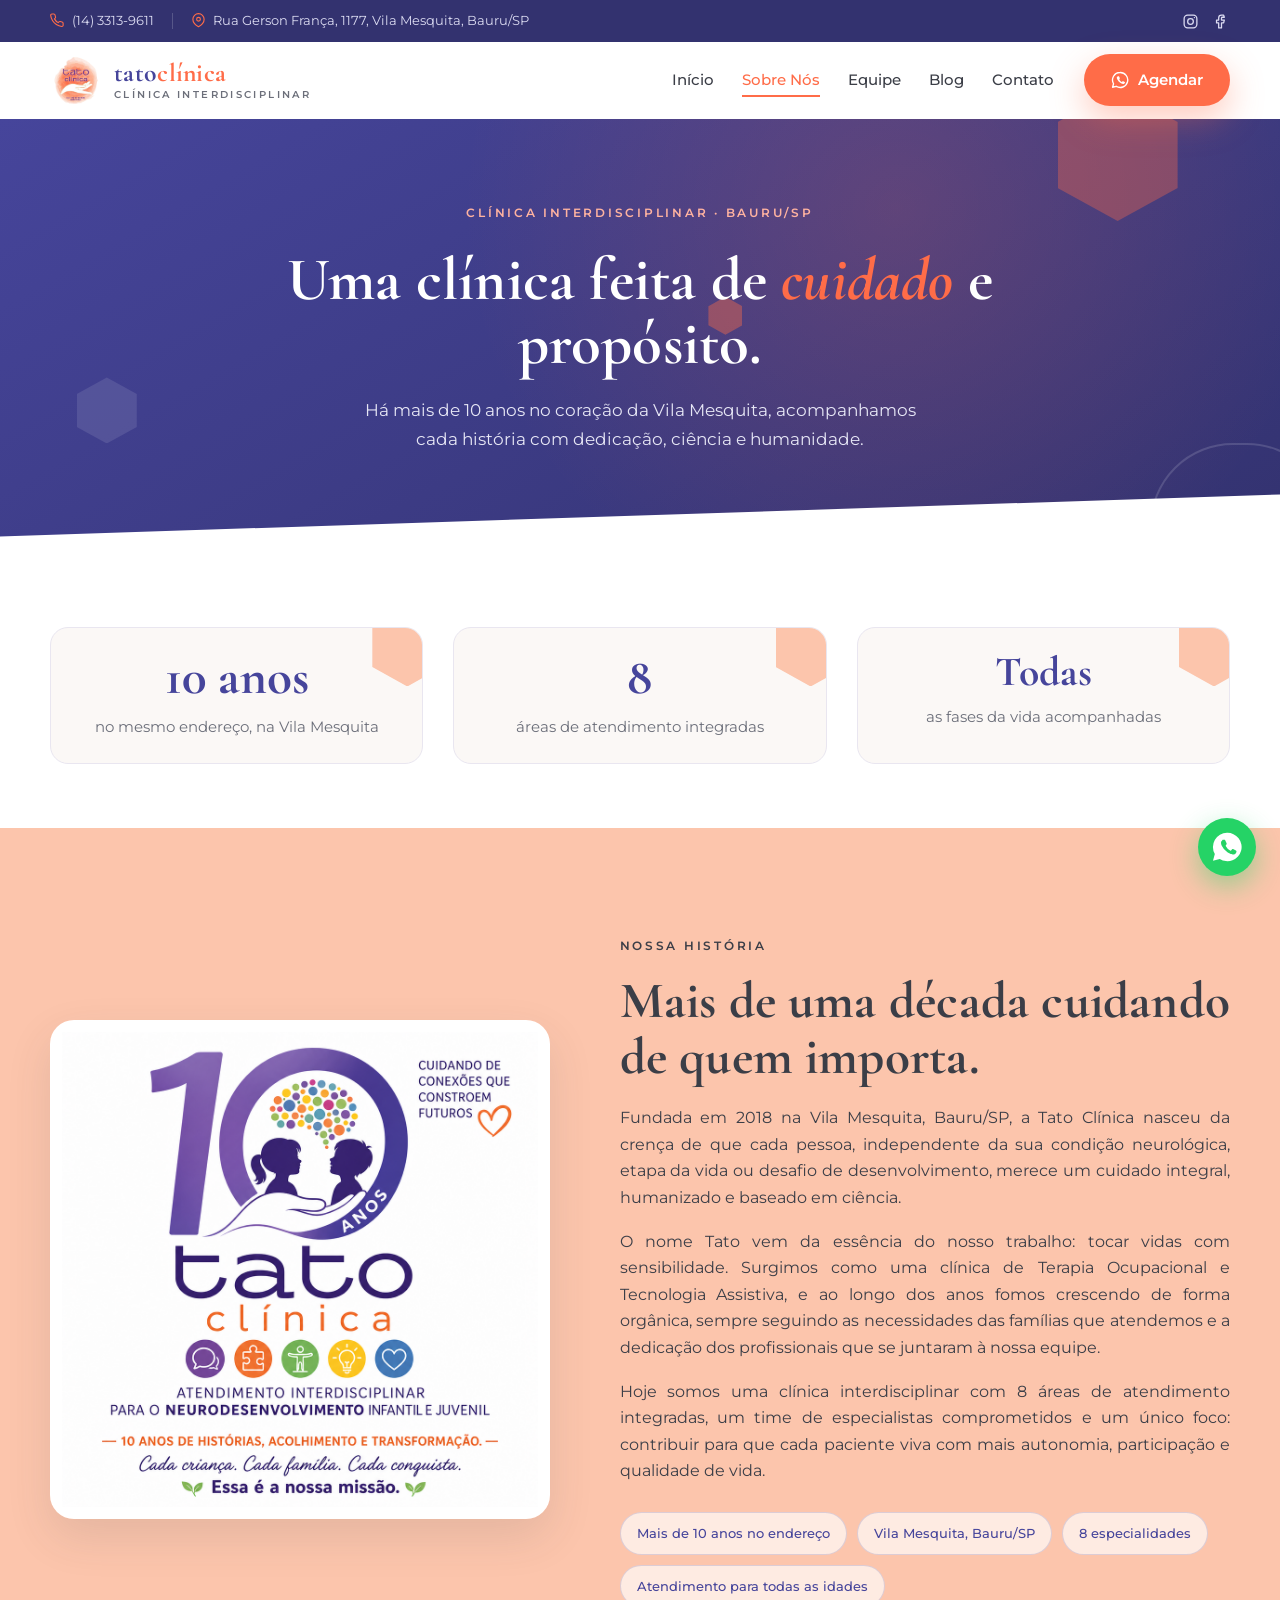
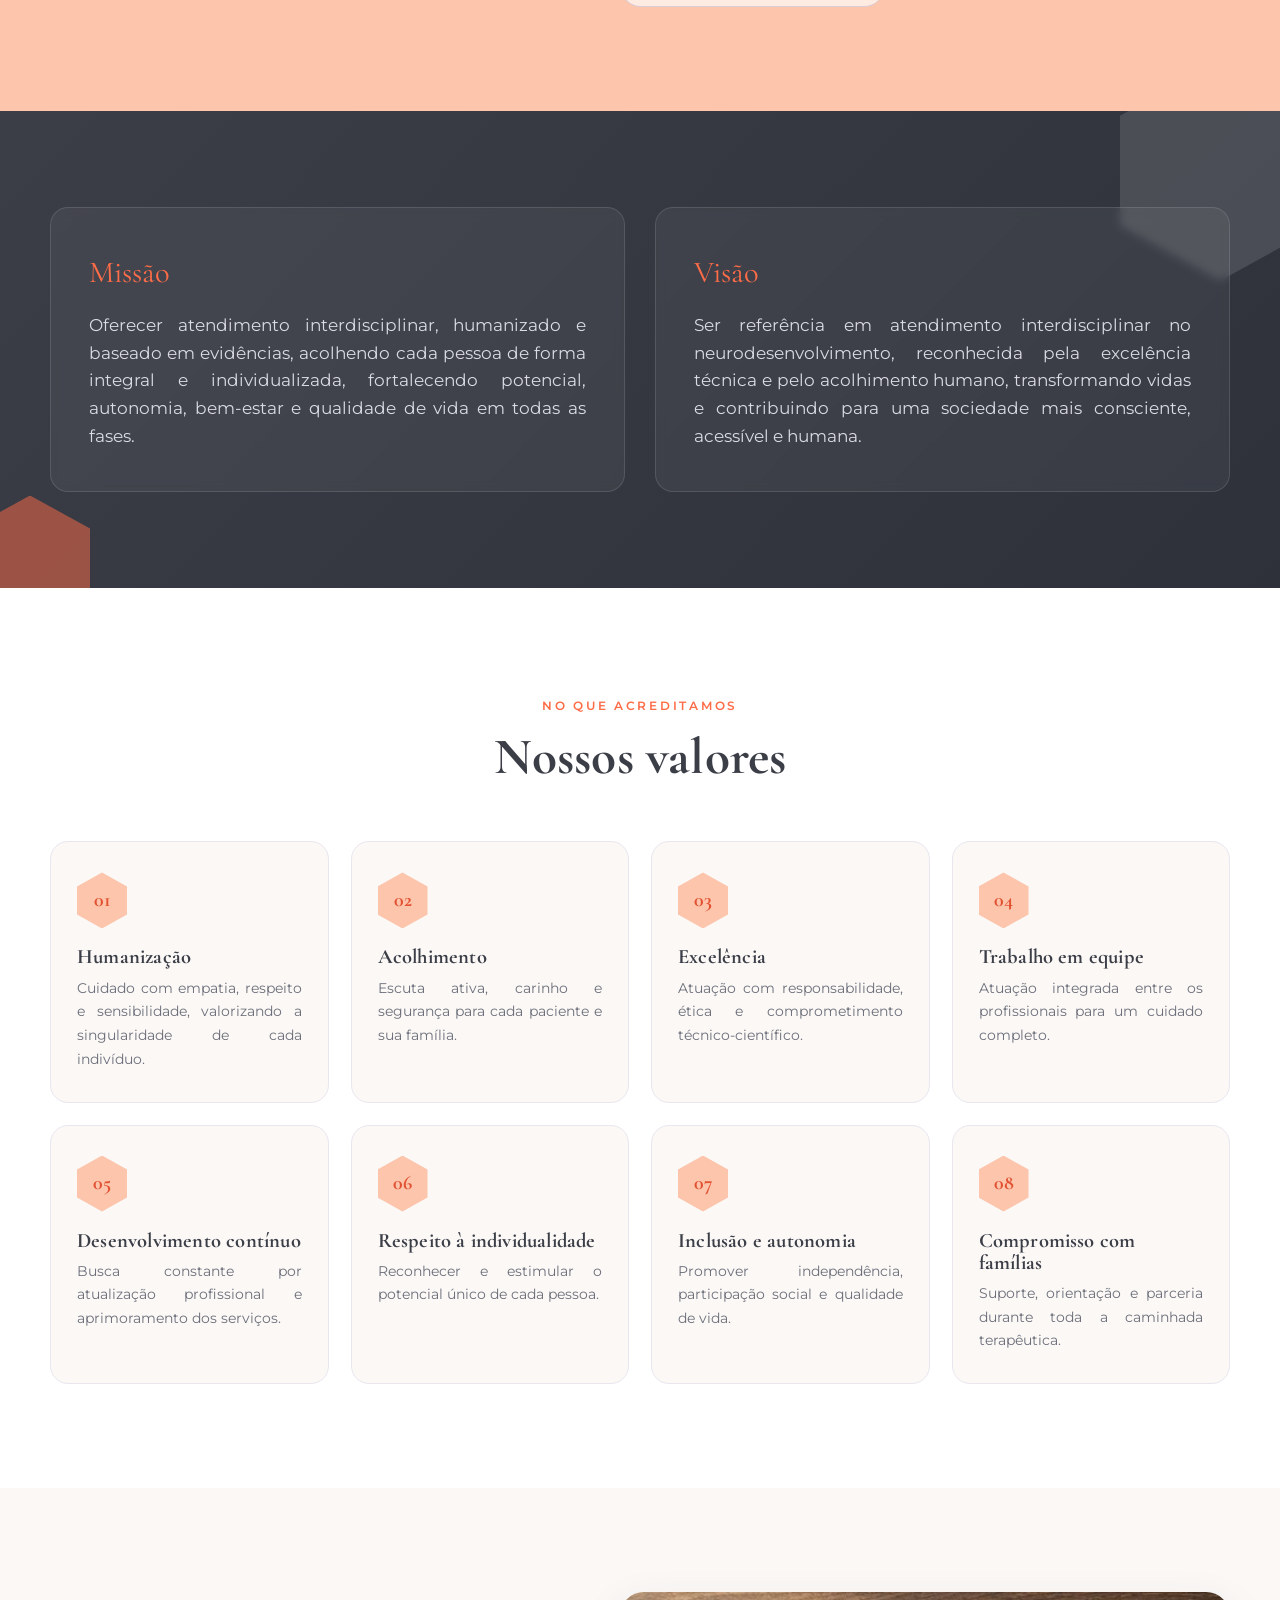
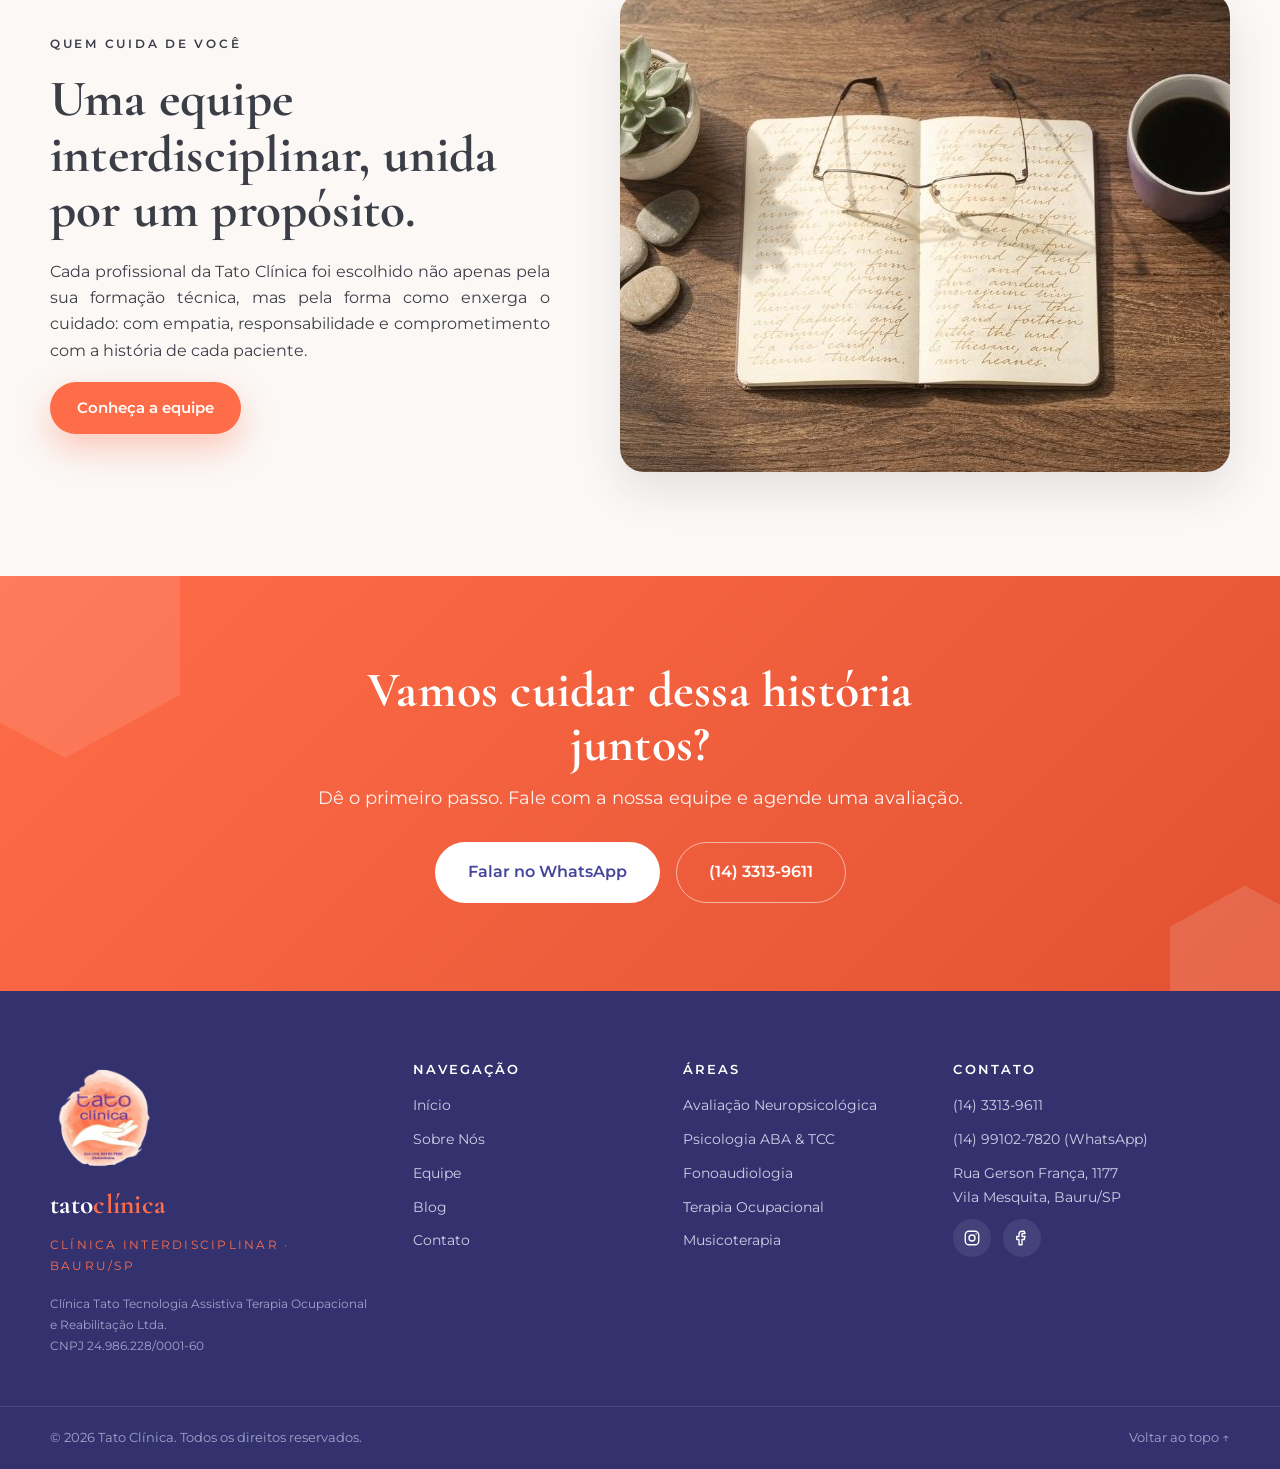
<file: sobre/index.html>
<!-- ===================== sobre/index.html ===================== -->
<!DOCTYPE html>
<html lang="pt-BR">
<head>
  <meta charset="UTF-8" />
  <meta name="viewport" content="width=device-width, initial-scale=1.0" />
  <title>Sobre Nós | Tato Clínica</title>
  <meta name="description" content="Conheça a história, a missão e os valores da Tato Clínica, há mais de 10 anos em Bauru/SP cuidando do desenvolvimento humano com ética, ciência e acolhimento." />
  <link rel="canonical" href="https://www.tatoclinica.com.br/sobre/" />
  <link rel="apple-touch-icon" sizes="180x180" href="/assets/img/apple-touch-icon.png" />
  <link rel="icon" type="image/png" sizes="32x32" href="/assets/img/favicon-32x32.png" />
  <link rel="icon" type="image/png" sizes="16x16" href="/assets/img/favicon-16x16.png" />
  <link rel="icon" href="/assets/img/favicon.ico" />
  <link rel="manifest" href="/assets/img/site.webmanifest" />
  <meta name="theme-color" content="#ffffff" />

  <link rel="preconnect" href="https://fonts.googleapis.com">
  <link rel="preconnect" href="https://fonts.gstatic.com" crossorigin>
  <link href="https://fonts.googleapis.com/css2?family=Cormorant+Garamond:ital,wght@0,500;0,600;0,700;1,600&family=Montserrat:wght@400;500;600&display=swap" rel="stylesheet">

  <link rel="stylesheet" href="../style.css" />
</head>
<body>

  <!-- ============ TOP BAR ============ -->
  <div class="topbar">
    <div class="container topbar__inner">
      <span class="topbar__item">
        <svg class="ic" viewBox="0 0 24 24" aria-hidden="true"><path d="M21 16.5v3a2 2 0 0 1-2.2 2 19.8 19.8 0 0 1-8.6-3.1 19.5 19.5 0 0 1-6-6A19.8 19.8 0 0 1 1.1 3.8 2 2 0 0 1 3.1 1.6h3a2 2 0 0 1 2 1.7c.1 1 .4 1.9.7 2.8a2 2 0 0 1-.5 2.1L7.1 9.4a16 16 0 0 0 6 6l1.2-1.2a2 2 0 0 1 2.1-.5c.9.3 1.8.6 2.8.7a2 2 0 0 1 1.7 2Z"/></svg>
        (14) 3313-9611
      </span>
      <span class="topbar__divider" aria-hidden="true"></span>
      <span class="topbar__item">
        <svg class="ic" viewBox="0 0 24 24" aria-hidden="true"><path d="M21 10c0 7-9 12-9 12s-9-5-9-12a9 9 0 0 1 18 0Z"/><circle cx="12" cy="10" r="3"/></svg>
        Rua Gerson França, 1177, Vila Mesquita, Bauru/SP
      </span>
      <span class="topbar__social">
        <a href="https://instagram.com/tatoclinica" target="_blank" rel="noopener" aria-label="Instagram da Tato Clínica">
          <svg class="ic" viewBox="0 0 24 24" aria-hidden="true"><rect x="3" y="3" width="18" height="18" rx="5"/><circle cx="12" cy="12" r="4"/><circle cx="17.5" cy="6.5" r="1" fill="currentColor" stroke="none"/></svg>
        </a>
        <a href="https://facebook.com/tatoclinica" target="_blank" rel="noopener" aria-label="Facebook da Tato Clínica">
          <svg class="ic" viewBox="0 0 24 24" aria-hidden="true"><path d="M15 3h-3a4 4 0 0 0-4 4v3H5v4h3v7h4v-7h3l1-4h-4V7a1 1 0 0 1 1-1h3Z"/></svg>
        </a>
      </span>
    </div>
  </div>

  <!-- ============ HEADER / NAV ============ -->
  <header class="site-header" id="topo">
    <div class="container header__inner">
      <a href="/" class="brand" aria-label="Tato Clínica, início">
        <span class="brand__mark">
          <img src="../assets/img/logo-fundo-claro-tatoclinica_.png" alt="Logo da Tato Clínica" />
        </span>
        <span class="brand__text">
          <span class="brand__word">tato<em>clínica</em></span>
          <span class="brand__sub">Clínica Interdisciplinar</span>
        </span>
      </a>

      <nav class="nav" id="primary-nav" aria-label="Navegação principal">
        <ul class="nav__list">
          <li><a href="/" class="nav__link">Início</a></li>
          <li><a href="/sobre/" class="nav__link is-active">Sobre Nós</a></li>
          <li><a href="/equipe/" class="nav__link">Equipe</a></li>
          <li><a href="/blog/" class="nav__link">Blog</a></li>
          <li><a href="/contato/" class="nav__link">Contato</a></li>
        </ul>
        <a class="btn btn--coral nav__cta" href="https://wa.me/5514991027820?text=Ol%C3%A1!%20Gostaria%20de%20agendar%20um%20atendimento%20na%20Tato%20Cl%C3%ADnica." target="_blank" rel="noopener">
          <svg class="ic" viewBox="0 0 24 24" aria-hidden="true"><path d="M12 2a10 10 0 0 0-8.6 15l-1.3 4.7 4.8-1.3A10 10 0 1 0 12 2Z"/><path d="M8.5 7.5c.3-.6.6-.6.9-.6h.7c.2 0 .5 0 .7.5l.9 2c.1.3.1.5 0 .7l-.5.7c-.1.2-.2.4 0 .7a7 7 0 0 0 3 3c.3.1.5.1.7-.1l.7-.8c.2-.2.4-.2.7-.1l2 1c.4.2.4.4.4.6 0 1.1-.9 2.1-2 2.2-.6 0-1.4.1-4.4-1.6a11 11 0 0 1-4-4.6c-.6-1.3-.6-2.4-.4-3z" fill="#fff" stroke="none"/></svg>
          Agendar
        </a>
        <button class="nav__close" id="navClose" aria-label="Fechar menu">&times;</button>
      </nav>

      <button class="hamburger" id="hamburger" aria-label="Abrir menu" aria-expanded="false" aria-controls="primary-nav">
        <span></span><span></span><span></span>
      </button>
    </div>
  </header>
  <div class="nav-overlay" id="navOverlay"></div>

  <main>

    <!-- ============ PAGE HERO ============ -->
    <section class="page-hero">
      <div class="hero__deco" aria-hidden="true">
        <span class="hex hex--a"></span>
        <span class="hex hex--b"></span>
        <span class="hex hex--c"></span>
        <span class="hex hex--ring"></span>
      </div>

      <div class="container page-hero__inner">
        <p class="eyebrow eyebrow--light" data-reveal>Clínica Interdisciplinar · Bauru/SP</p>
        <h1 class="page-hero__title" data-reveal>
          Uma clínica feita de <em>cuidado</em> e propósito.
        </h1>
        <p class="page-hero__lead" data-reveal>
          Há mais de 10 anos no coração da Vila Mesquita, acompanhamos cada história com dedicação, ciência e humanidade.
        </p>
      </div>

      <div class="page-hero__wave" aria-hidden="true"></div>
    </section>

    <!-- ============ STATS ============ -->
    <section class="stats" aria-label="Números da clínica">
      <div class="container stats__grid">
        <div class="stat" data-reveal>
          <span class="stat__num" data-count="10" data-suffix=" anos">0</span>
          <span class="stat__label">no mesmo endereço, na Vila Mesquita</span>
        </div>
        <div class="stat" data-reveal>
          <span class="stat__num" data-count="8" data-suffix="">0</span>
          <span class="stat__label">áreas de atendimento integradas</span>
        </div>
        <div class="stat" data-reveal>
          <span class="stat__num stat__num--word">Todas</span>
          <span class="stat__label">as fases da vida acompanhadas</span>
        </div>
      </div>
    </section>

    <!-- ============ NOSSA HISTÓRIA ============ -->
    <section class="sobre">
      <div class="container sobre__grid">
        <div class="sobre__media" data-reveal>
          <div class="hexframe hexframe--lg hexframe--graphic">
            <img src="../assets/img/comemoracao-10-anos-tatoclinica.png" alt="Tato Clínica — 10 anos de histórias, acolhimento e transformação" loading="lazy" />
          </div>
          <span class="hexframe__accent" aria-hidden="true"></span>
        </div>

        <div class="sobre__text">
          <p class="eyebrow" data-reveal>Nossa história</p>
          <h2 class="section-title" data-reveal>
            Mais de uma década cuidando de quem importa.
          </h2>
          <p data-reveal>
            Fundada em 2018 na Vila Mesquita, Bauru/SP, a Tato Clínica nasceu da crença de que cada pessoa,
            independente da sua condição neurológica, etapa da vida ou desafio de desenvolvimento, merece um
            cuidado integral, humanizado e baseado em ciência.
          </p>
          <p data-reveal>
            O nome Tato vem da essência do nosso trabalho: tocar vidas com sensibilidade. Surgimos como uma
            clínica de Terapia Ocupacional e Tecnologia Assistiva, e ao longo dos anos fomos crescendo de forma
            orgânica, sempre seguindo as necessidades das famílias que atendemos e a dedicação dos profissionais
            que se juntaram à nossa equipe.
          </p>
          <p data-reveal>
            Hoje somos uma clínica interdisciplinar com 8 áreas de atendimento integradas, um time de
            especialistas comprometidos e um único foco: contribuir para que cada paciente viva com mais
            autonomia, participação e qualidade de vida.
          </p>
          <ul class="pills" data-reveal>
            <li>Mais de 10 anos no endereço</li>
            <li>Vila Mesquita, Bauru/SP</li>
            <li>8 especialidades</li>
            <li>Atendimento para todas as idades</li>
          </ul>
        </div>
      </div>
    </section>

    <!-- ============ MISSÃO / VISÃO ============ -->
    <section class="purpose">
      <div class="purpose__deco" aria-hidden="true"><span class="hex hex--d"></span><span class="hex hex--e"></span></div>
      <div class="container purpose__grid">
        <article class="purpose__card" data-reveal>
          <span class="purpose__tag">Missão</span>
          <p>
            Oferecer atendimento interdisciplinar, humanizado e baseado em evidências, acolhendo
            cada pessoa de forma integral e individualizada, fortalecendo potencial, autonomia,
            bem-estar e qualidade de vida em todas as fases.
          </p>
        </article>
        <article class="purpose__card" data-reveal>
          <span class="purpose__tag">Visão</span>
          <p>
            Ser referência em atendimento interdisciplinar no neurodesenvolvimento, reconhecida pela
            excelência técnica e pelo acolhimento humano, transformando vidas e contribuindo para uma
            sociedade mais consciente, acessível e humana.
          </p>
        </article>
      </div>
    </section>

    <!-- ============ VALORES ============ -->
    <section class="values">
      <div class="container">
        <header class="section-head" data-reveal>
          <p class="eyebrow">No que acreditamos</p>
          <h2 class="section-title">Nossos valores</h2>
        </header>

        <div class="values__grid">
          <article class="value" data-reveal><span class="value__hex">01</span><h3>Humanização</h3><p>Cuidado com empatia, respeito e sensibilidade, valorizando a singularidade de cada indivíduo.</p></article>
          <article class="value" data-reveal><span class="value__hex">02</span><h3>Acolhimento</h3><p>Escuta ativa, carinho e segurança para cada paciente e sua família.</p></article>
          <article class="value" data-reveal><span class="value__hex">03</span><h3>Excelência</h3><p>Atuação com responsabilidade, ética e comprometimento técnico-científico.</p></article>
          <article class="value" data-reveal><span class="value__hex">04</span><h3>Trabalho em equipe</h3><p>Atuação integrada entre os profissionais para um cuidado completo.</p></article>
          <article class="value" data-reveal><span class="value__hex">05</span><h3>Desenvolvimento contínuo</h3><p>Busca constante por atualização profissional e aprimoramento dos serviços.</p></article>
          <article class="value" data-reveal><span class="value__hex">06</span><h3>Respeito à individualidade</h3><p>Reconhecer e estimular o potencial único de cada pessoa.</p></article>
          <article class="value" data-reveal><span class="value__hex">07</span><h3>Inclusão e autonomia</h3><p>Promover independência, participação social e qualidade de vida.</p></article>
          <article class="value" data-reveal><span class="value__hex">08</span><h3>Compromisso com famílias</h3><p>Suporte, orientação e parceria durante toda a caminhada terapêutica.</p></article>
        </div>
      </div>
    </section>

    <!-- ============ CHAMADA EQUIPE ============ -->
    <section class="sobre" style="background:var(--warm)">
      <div class="container sobre__grid">
        <div class="sobre__text">
          <p class="eyebrow" data-reveal>Quem cuida de você</p>
          <h2 class="section-title" data-reveal>
            Uma equipe interdisciplinar, unida por um propósito.
          </h2>
          <p data-reveal>
            Cada profissional da Tato Clínica foi escolhido não apenas pela sua formação técnica, mas pela
            forma como enxerga o cuidado: com empatia, responsabilidade e comprometimento com a história de
            cada paciente.
          </p>
          <a href="/equipe/" class="btn btn--coral">Conheça a equipe</a>
        </div>

        <div class="sobre__media" data-reveal>
          <div class="hexframe hexframe--lg">
            <img src="../assets/img/sobre-historia-tatoclinica.jpg" alt="Equipe da Tato Clínica em colaboração" loading="lazy" />
          </div>
          <span class="hexframe__accent" aria-hidden="true"></span>
        </div>
      </div>
    </section>

    <!-- ============ CTA BAND ============ -->
    <section class="cta-band">
      <div class="cta-band__deco" aria-hidden="true"><span class="hex hex--f"></span><span class="hex hex--g"></span></div>
      <div class="container cta-band__inner" data-reveal>
        <h2>Vamos cuidar dessa história juntos?</h2>
        <p>Dê o primeiro passo. Fale com a nossa equipe e agende uma avaliação.</p>
        <div class="cta-band__actions">
          <a class="btn btn--white btn--lg" href="https://wa.me/5514991027820?text=Ol%C3%A1!%20Gostaria%20de%20agendar%20uma%20avalia%C3%A7%C3%A3o%20na%20Tato%20Cl%C3%ADnica." target="_blank" rel="noopener">Falar no WhatsApp</a>
          <a class="btn btn--outline-light btn--lg" href="tel:+551433139611">(14) 3313-9611</a>
        </div>
      </div>
    </section>

  </main>

  <!-- ============ FOOTER ============ -->
  <footer class="site-footer">
    <div class="container footer__grid">
      <div class="footer__brand">
        <img class="footer__logo" src="../assets/img/logo-fundo-claro-tatoclinica_.png" alt="Logo da Tato Clínica">
        <span class="brand__word brand__word--light">tato<em>clínica</em></span>
        <p class="footer__tag">Clínica Interdisciplinar · Bauru/SP</p>
        <p class="footer__legal">Clínica Tato Tecnologia Assistiva Terapia Ocupacional e Reabilitação Ltda.<br>CNPJ 24.986.228/0001-60</p>
      </div>

      <nav class="footer__col" aria-label="Páginas">
        <h4>Navegação</h4>
        <a href="/">Início</a>
        <a href="/sobre/">Sobre Nós</a>
        <a href="/equipe/">Equipe</a>
        <a href="/blog/">Blog</a>
        <a href="/contato/">Contato</a>
      </nav>

      <nav class="footer__col" aria-label="Áreas">
        <h4>Áreas</h4>
        <a href="/#areas">Avaliação Neuropsicológica</a>
        <a href="/#areas">Psicologia ABA &amp; TCC</a>
        <a href="/#areas">Fonoaudiologia</a>
        <a href="/#areas">Terapia Ocupacional</a>
        <a href="/#areas">Musicoterapia</a>
      </nav>

      <div class="footer__col footer__contact">
        <h4>Contato</h4>
        <a href="tel:+551433139611">(14) 3313-9611</a>
        <a href="https://wa.me/5514991027820" target="_blank" rel="noopener">(14) 99102-7820 (WhatsApp)</a>
        <span>Rua Gerson França, 1177<br>Vila Mesquita, Bauru/SP</span>
        <div class="footer__social">
          <a href="https://instagram.com/tatoclinica" target="_blank" rel="noopener" aria-label="Instagram"><svg class="ic" viewBox="0 0 24 24"><rect x="3" y="3" width="18" height="18" rx="5"/><circle cx="12" cy="12" r="4"/><circle cx="17.5" cy="6.5" r="1" fill="currentColor" stroke="none"/></svg></a>
          <a href="https://facebook.com/tatoclinica" target="_blank" rel="noopener" aria-label="Facebook"><svg class="ic" viewBox="0 0 24 24"><path d="M15 3h-3a4 4 0 0 0-4 4v3H5v4h3v7h4v-7h3l1-4h-4V7a1 1 0 0 1 1-1h3Z"/></svg></a>
        </div>
      </div>
    </div>

    <div class="footer__bar">
      <div class="container footer__bar-inner">
        <span>© <span id="year">2026</span> Tato Clínica. Todos os direitos reservados.</span>
        <a href="#topo" class="footer__top">Voltar ao topo ↑</a>
      </div>
    </div>
  </footer>

  <a class="wa-float" href="https://wa.me/5514991027820?text=Ol%C3%A1!%20Vim%20pelo%20site%20da%20Tato%20Cl%C3%ADnica." target="_blank" rel="noopener" aria-label="Fale conosco no WhatsApp">
    <svg viewBox="0 0 24 24" aria-hidden="true"><path d="M12 2a10 10 0 0 0-8.6 15l-1.3 4.7 4.8-1.3A10 10 0 1 0 12 2Z" fill="#fff"/><path d="M8.5 7.5c.3-.6.6-.6.9-.6h.7c.2 0 .5 0 .7.5l.9 2c.1.3.1.5 0 .7l-.5.7c-.1.2-.2.4 0 .7a7 7 0 0 0 3 3c.3.1.5.1.7-.1l.7-.8c.2-.2.4-.2.7-.1l2 1c.4.2.4.4.4.6 0 1.1-.9 2.1-2 2.2-.6 0-1.4.1-4.4-1.6a11 11 0 0 1-4-4.6c-.6-1.3-.6-2.4-.4-3z" fill="#25D366"/></svg>
  </a>

  <script src="../script.js"></script>
</body>
</html>
</file>
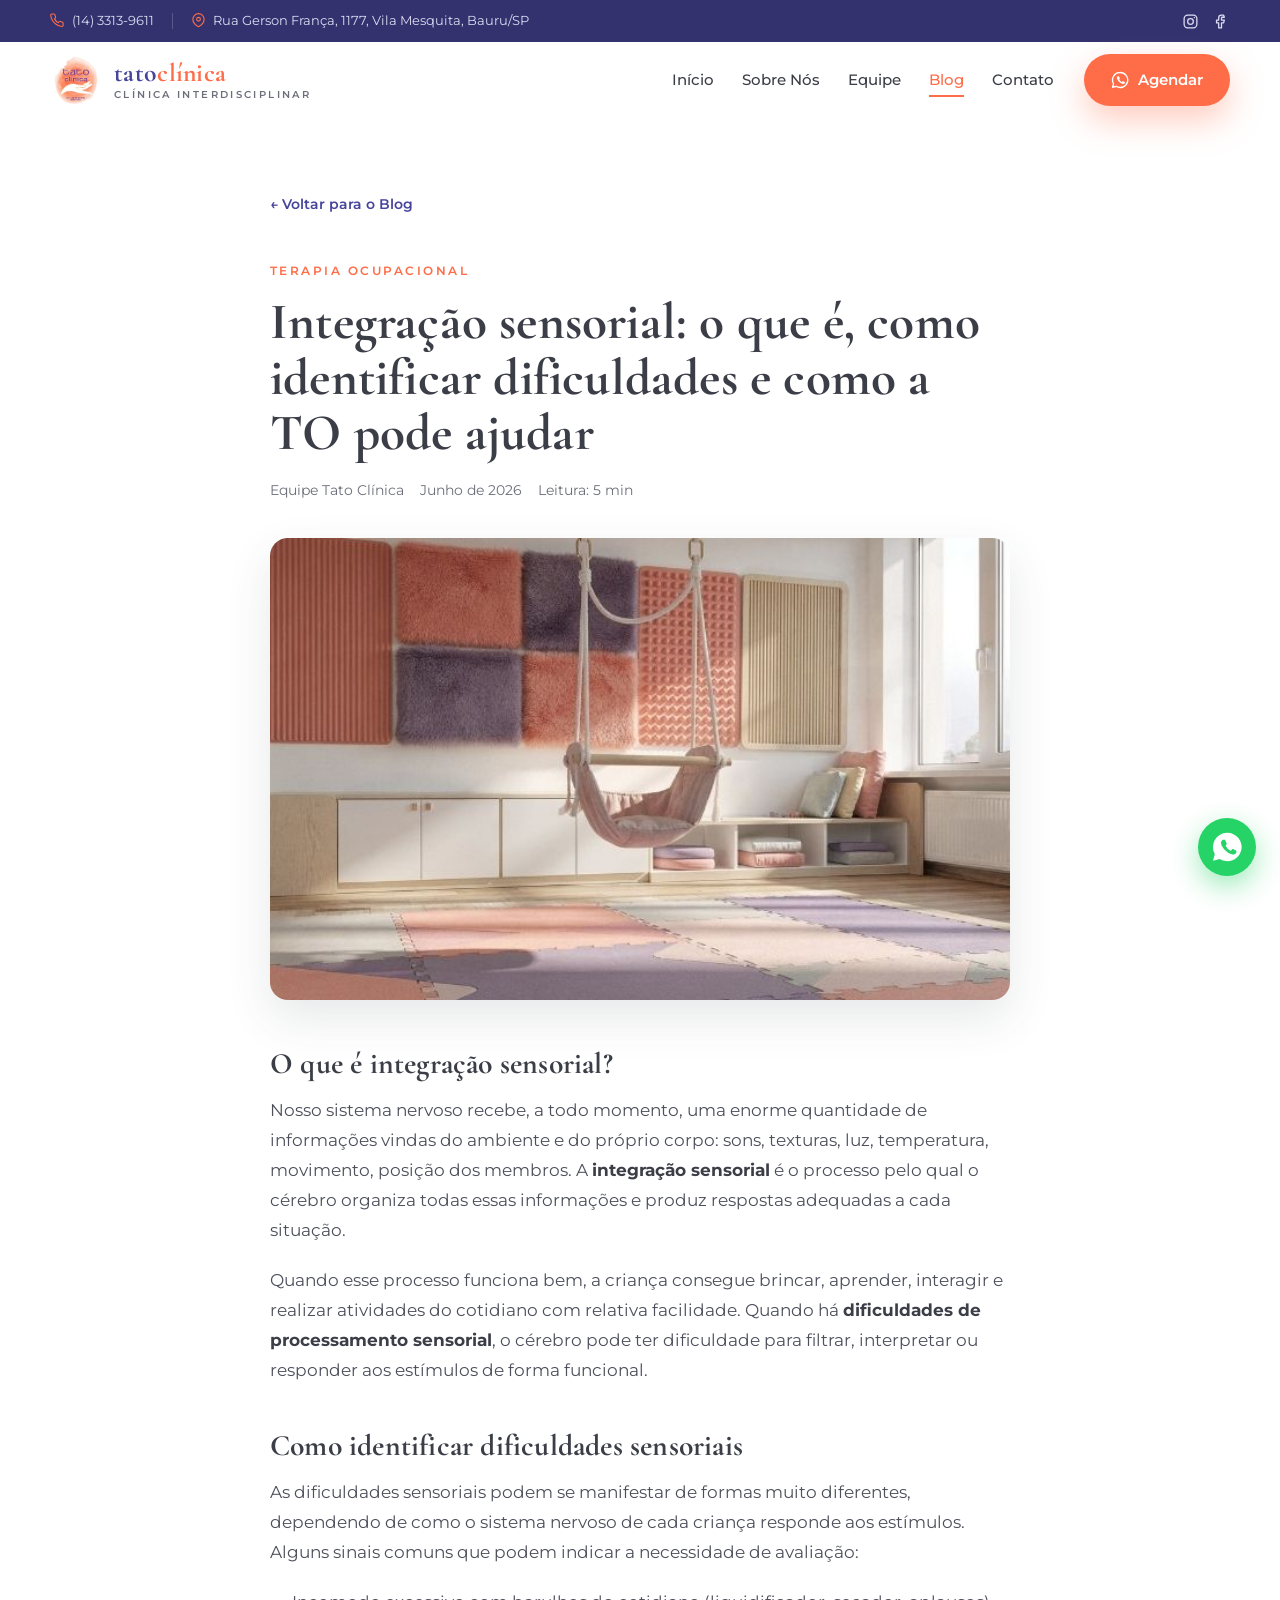
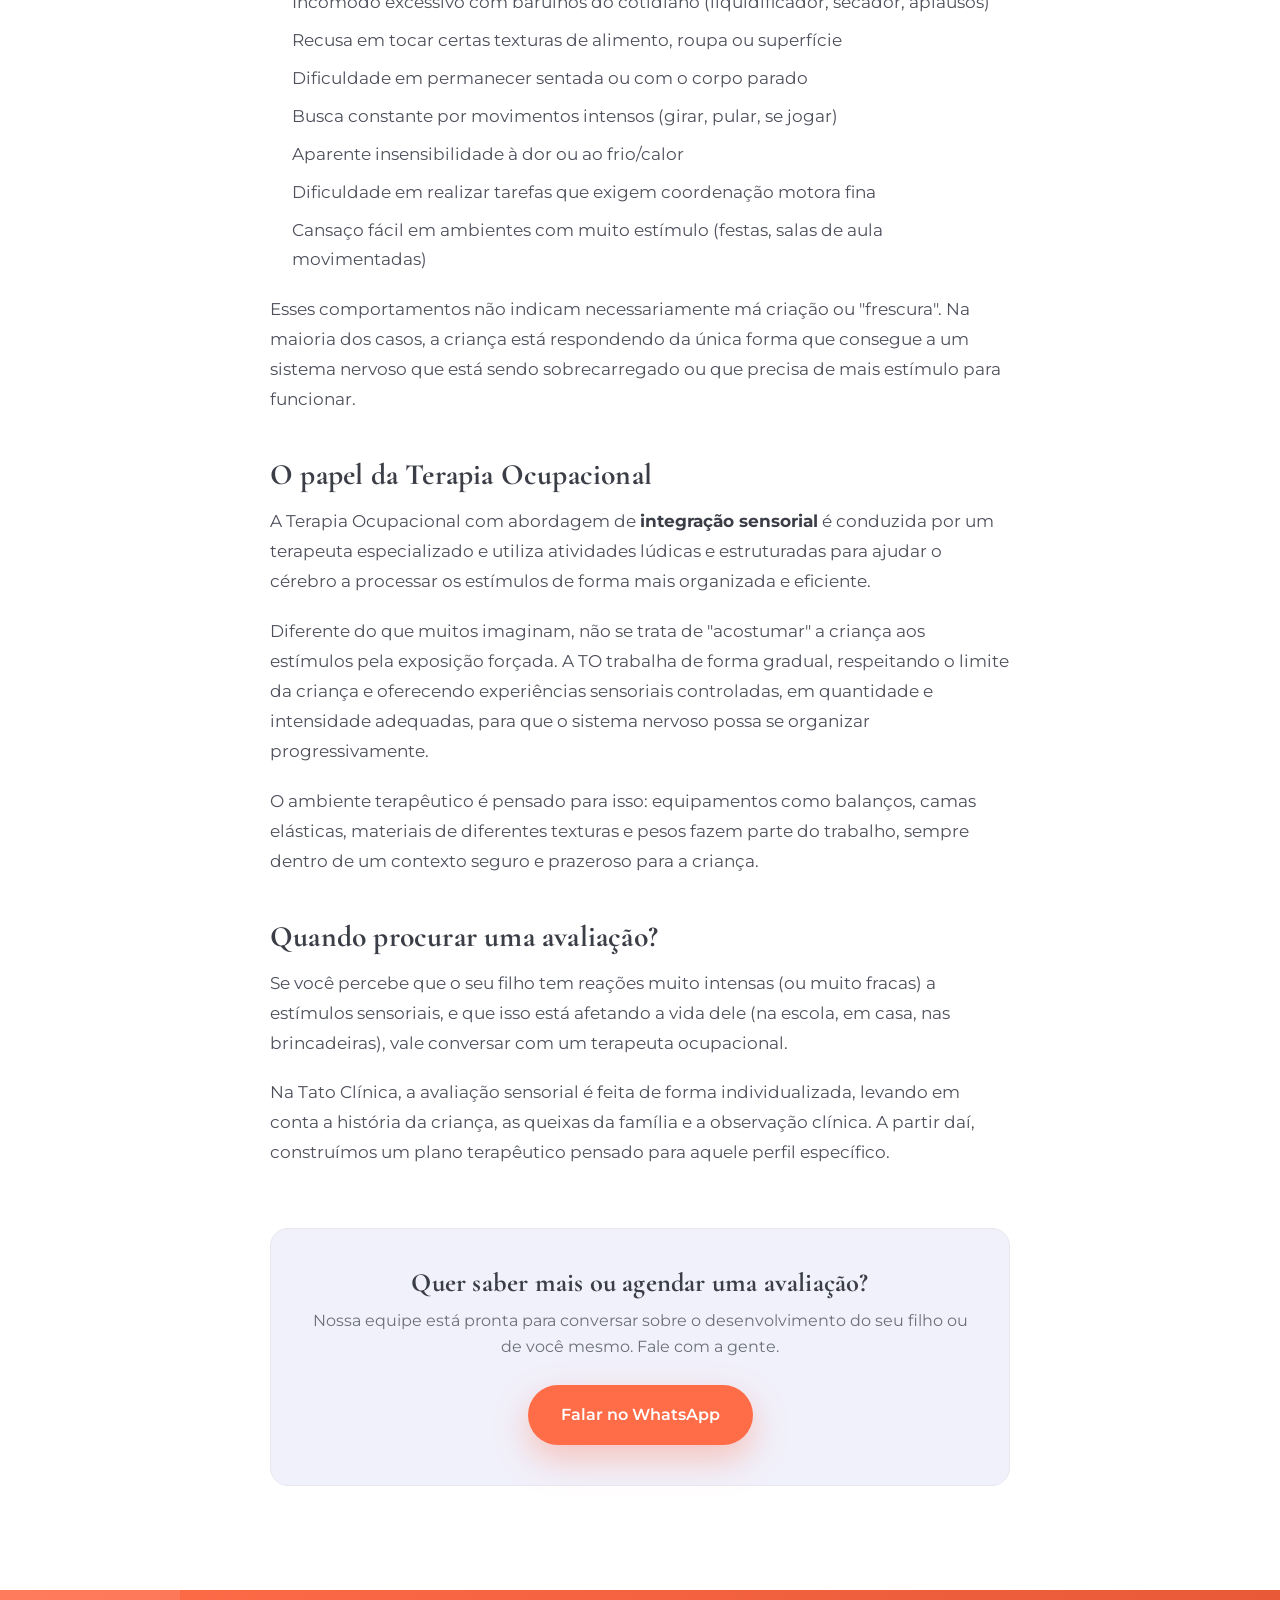
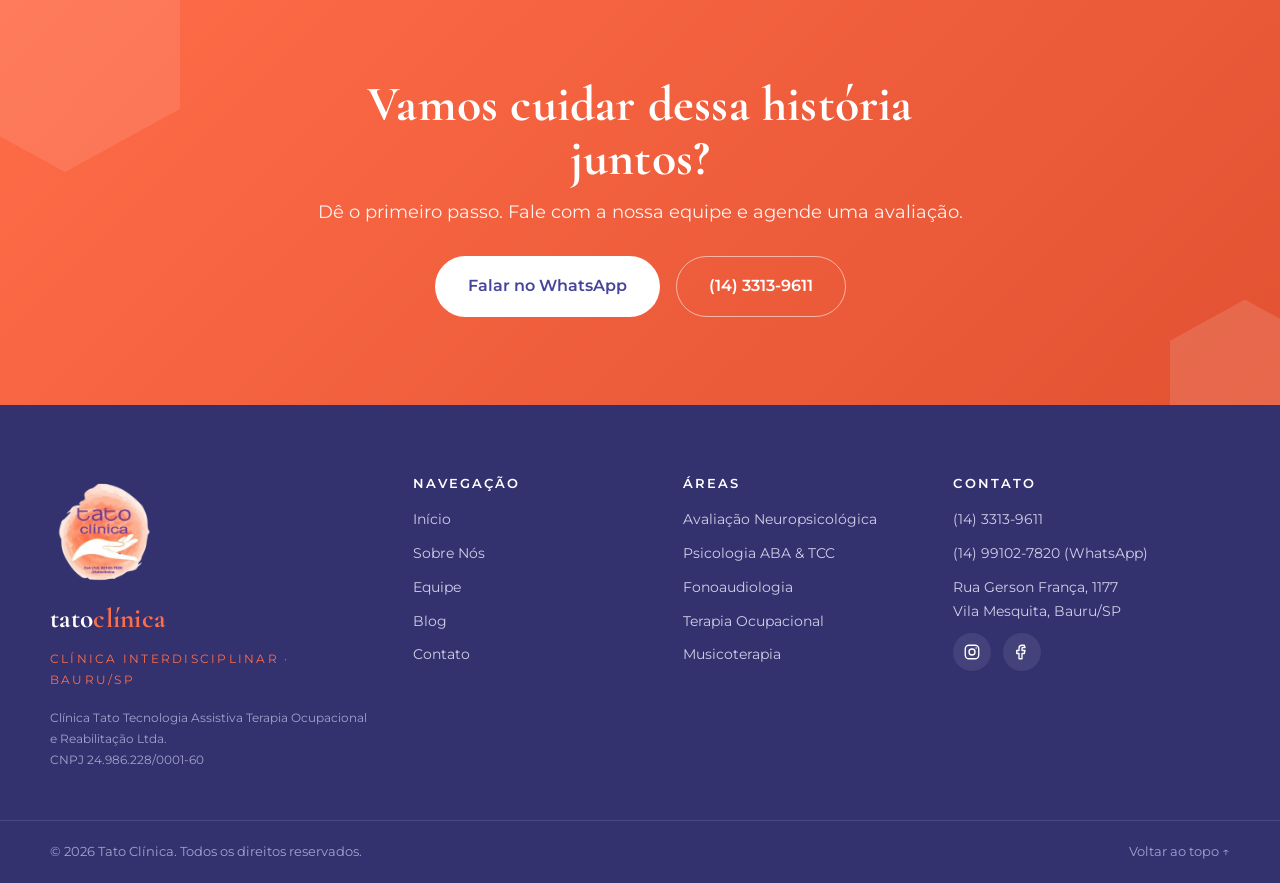
<file: blog/integracao-sensorial-criancas/index.html>
<!-- ===================== blog/integracao-sensorial-criancas/index.html ===================== -->
<!DOCTYPE html>
<html lang="pt-BR">
<head>
  <meta charset="UTF-8" />
  <meta name="viewport" content="width=device-width, initial-scale=1.0" />
  <title>Integração Sensorial: como identificar dificuldades e como a Terapia Ocupacional pode ajudar | Tato Clínica</title>
  <meta name="description" content="Saiba o que é processamento sensorial, como identificar dificuldades em crianças e como a Terapia Ocupacional com foco em integração sensorial pode transformar o desenvolvimento." />
  <link rel="canonical" href="https://www.tatoclinica.com.br/blog/integracao-sensorial-criancas/" />
  <link rel="apple-touch-icon" sizes="180x180" href="/assets/img/apple-touch-icon.png" />
  <link rel="icon" type="image/png" sizes="32x32" href="/assets/img/favicon-32x32.png" />
  <link rel="icon" type="image/png" sizes="16x16" href="/assets/img/favicon-16x16.png" />
  <link rel="icon" href="/assets/img/favicon.ico" />
  <link rel="manifest" href="/assets/img/site.webmanifest" />
  <meta name="theme-color" content="#ffffff" />

  <link rel="preconnect" href="https://fonts.googleapis.com">
  <link rel="preconnect" href="https://fonts.gstatic.com" crossorigin>
  <link href="https://fonts.googleapis.com/css2?family=Cormorant+Garamond:ital,wght@0,500;0,600;0,700;1,600&family=Montserrat:wght@400;500;600&display=swap" rel="stylesheet">

  <link rel="stylesheet" href="../../style.css" />
</head>
<body>

  <div class="topbar">
    <div class="container topbar__inner">
      <span class="topbar__item">
        <svg class="ic" viewBox="0 0 24 24" aria-hidden="true"><path d="M21 16.5v3a2 2 0 0 1-2.2 2 19.8 19.8 0 0 1-8.6-3.1 19.5 19.5 0 0 1-6-6A19.8 19.8 0 0 1 1.1 3.8 2 2 0 0 1 3.1 1.6h3a2 2 0 0 1 2 1.7c.1 1 .4 1.9.7 2.8a2 2 0 0 1-.5 2.1L7.1 9.4a16 16 0 0 0 6 6l1.2-1.2a2 2 0 0 1 2.1-.5c.9.3 1.8.6 2.8.7a2 2 0 0 1 1.7 2Z"/></svg>
        (14) 3313-9611
      </span>
      <span class="topbar__divider" aria-hidden="true"></span>
      <span class="topbar__item">
        <svg class="ic" viewBox="0 0 24 24" aria-hidden="true"><path d="M21 10c0 7-9 12-9 12s-9-5-9-12a9 9 0 0 1 18 0Z"/><circle cx="12" cy="10" r="3"/></svg>
        Rua Gerson França, 1177, Vila Mesquita, Bauru/SP
      </span>
      <span class="topbar__social">
        <a href="https://instagram.com/tatoclinica" target="_blank" rel="noopener" aria-label="Instagram da Tato Clínica">
          <svg class="ic" viewBox="0 0 24 24" aria-hidden="true"><rect x="3" y="3" width="18" height="18" rx="5"/><circle cx="12" cy="12" r="4"/><circle cx="17.5" cy="6.5" r="1" fill="currentColor" stroke="none"/></svg>
        </a>
        <a href="https://facebook.com/tatoclinica" target="_blank" rel="noopener" aria-label="Facebook da Tato Clínica">
          <svg class="ic" viewBox="0 0 24 24" aria-hidden="true"><path d="M15 3h-3a4 4 0 0 0-4 4v3H5v4h3v7h4v-7h3l1-4h-4V7a1 1 0 0 1 1-1h3Z"/></svg>
        </a>
      </span>
    </div>
  </div>

  <header class="site-header" id="topo">
    <div class="container header__inner">
      <a href="/" class="brand" aria-label="Tato Clínica, início">
        <span class="brand__mark">
          <img src="../../assets/img/logo-fundo-claro-tatoclinica_.png" alt="Logo da Tato Clínica" />
        </span>
        <span class="brand__text">
          <span class="brand__word">tato<em>clínica</em></span>
          <span class="brand__sub">Clínica Interdisciplinar</span>
        </span>
      </a>

      <nav class="nav" id="primary-nav" aria-label="Navegação principal">
        <ul class="nav__list">
          <li><a href="/" class="nav__link">Início</a></li>
          <li><a href="/sobre/" class="nav__link">Sobre Nós</a></li>
          <li><a href="/equipe/" class="nav__link">Equipe</a></li>
          <li><a href="/blog/" class="nav__link is-active">Blog</a></li>
          <li><a href="/contato/" class="nav__link">Contato</a></li>
        </ul>
        <a class="btn btn--coral nav__cta" href="https://wa.me/5514991027820?text=Ol%C3%A1!%20Gostaria%20de%20agendar%20um%20atendimento%20na%20Tato%20Cl%C3%ADnica." target="_blank" rel="noopener">
          <svg class="ic" viewBox="0 0 24 24" aria-hidden="true"><path d="M12 2a10 10 0 0 0-8.6 15l-1.3 4.7 4.8-1.3A10 10 0 1 0 12 2Z"/><path d="M8.5 7.5c.3-.6.6-.6.9-.6h.7c.2 0 .5 0 .7.5l.9 2c.1.3.1.5 0 .7l-.5.7c-.1.2-.2.4 0 .7a7 7 0 0 0 3 3c.3.1.5.1.7-.1l.7-.8c.2-.2.4-.2.7-.1l2 1c.4.2.4.4.4.6 0 1.1-.9 2.1-2 2.2-.6 0-1.4.1-4.4-1.6a11 11 0 0 1-4-4.6c-.6-1.3-.6-2.4-.4-3z" fill="#fff" stroke="none"/></svg>
          Agendar
        </a>
        <button class="nav__close" id="navClose" aria-label="Fechar menu">&times;</button>
      </nav>

      <button class="hamburger" id="hamburger" aria-label="Abrir menu" aria-expanded="false" aria-controls="primary-nav">
        <span></span><span></span><span></span>
      </button>
    </div>
  </header>
  <div class="nav-overlay" id="navOverlay"></div>

  <main>

    <section>
      <div class="container">
        <div class="post-wrap">
          <a href="/blog/" class="post-back" data-reveal>← Voltar para o Blog</a>

          <header class="post-header" data-reveal>
            <span class="post-header__cat">Terapia Ocupacional</span>
            <h1 class="post-header__title">Integração sensorial: o que é, como identificar dificuldades e como a TO pode ajudar</h1>
            <div class="post-header__meta">
              <span>Equipe Tato Clínica</span>
              <span>Junho de 2026</span>
              <span>Leitura: 5 min</span>
            </div>
            <figure class="post-header__thumb">
              <img src="../../assets/img/blog-thumb-integracao-sensorial-tatoclinica.jpg" alt="Sala de integração sensorial para crianças">
            </figure>
          </header>

          <div class="post-body" data-reveal>
            <h2>O que é integração sensorial?</h2>
            <p>Nosso sistema nervoso recebe, a todo momento, uma enorme quantidade de informações vindas do ambiente e do próprio corpo: sons, texturas, luz, temperatura, movimento, posição dos membros. A <strong>integração sensorial</strong> é o processo pelo qual o cérebro organiza todas essas informações e produz respostas adequadas a cada situação.</p>
            <p>Quando esse processo funciona bem, a criança consegue brincar, aprender, interagir e realizar atividades do cotidiano com relativa facilidade. Quando há <strong>dificuldades de processamento sensorial</strong>, o cérebro pode ter dificuldade para filtrar, interpretar ou responder aos estímulos de forma funcional.</p>

            <h2>Como identificar dificuldades sensoriais</h2>
            <p>As dificuldades sensoriais podem se manifestar de formas muito diferentes, dependendo de como o sistema nervoso de cada criança responde aos estímulos. Alguns sinais comuns que podem indicar a necessidade de avaliação:</p>
            <ul>
              <li>Incomodo excessivo com barulhos do cotidiano (liquidificador, secador, aplausos)</li>
              <li>Recusa em tocar certas texturas de alimento, roupa ou superfície</li>
              <li>Dificuldade em permanecer sentada ou com o corpo parado</li>
              <li>Busca constante por movimentos intensos (girar, pular, se jogar)</li>
              <li>Aparente insensibilidade à dor ou ao frio/calor</li>
              <li>Dificuldade em realizar tarefas que exigem coordenação motora fina</li>
              <li>Cansaço fácil em ambientes com muito estímulo (festas, salas de aula movimentadas)</li>
            </ul>
            <p>Esses comportamentos não indicam necessariamente má criação ou "frescura". Na maioria dos casos, a criança está respondendo da única forma que consegue a um sistema nervoso que está sendo sobrecarregado ou que precisa de mais estímulo para funcionar.</p>

            <h2>O papel da Terapia Ocupacional</h2>
            <p>A Terapia Ocupacional com abordagem de <strong>integração sensorial</strong> é conduzida por um terapeuta especializado e utiliza atividades lúdicas e estruturadas para ajudar o cérebro a processar os estímulos de forma mais organizada e eficiente.</p>
            <p>Diferente do que muitos imaginam, não se trata de "acostumar" a criança aos estímulos pela exposição forçada. A TO trabalha de forma gradual, respeitando o limite da criança e oferecendo experiências sensoriais controladas, em quantidade e intensidade adequadas, para que o sistema nervoso possa se organizar progressivamente.</p>
            <p>O ambiente terapêutico é pensado para isso: equipamentos como balanços, camas elásticas, materiais de diferentes texturas e pesos fazem parte do trabalho, sempre dentro de um contexto seguro e prazeroso para a criança.</p>

            <h2>Quando procurar uma avaliação?</h2>
            <p>Se você percebe que o seu filho tem reações muito intensas (ou muito fracas) a estímulos sensoriais, e que isso está afetando a vida dele (na escola, em casa, nas brincadeiras), vale conversar com um terapeuta ocupacional.</p>
            <p>Na Tato Clínica, a avaliação sensorial é feita de forma individualizada, levando em conta a história da criança, as queixas da família e a observação clínica. A partir daí, construímos um plano terapêutico pensado para aquele perfil específico.</p>
          </div>

          <div class="post-cta" data-reveal>
            <h3>Quer saber mais ou agendar uma avaliação?</h3>
            <p>Nossa equipe está pronta para conversar sobre o desenvolvimento do seu filho ou de você mesmo. Fale com a gente.</p>
            <a href="https://wa.me/5514991027820?text=Ol%C3%A1!%20Li%20sobre%20integra%C3%A7%C3%A3o%20sensorial%20e%20gostaria%20de%20agendar%20uma%20avalia%C3%A7%C3%A3o%20de%20Terapia%20Ocupacional." class="btn btn--coral btn--lg" target="_blank" rel="noopener">Falar no WhatsApp</a>
          </div>
        </div>
      </div>
    </section>

    <section class="cta-band">
      <div class="cta-band__deco" aria-hidden="true"><span class="hex hex--f"></span><span class="hex hex--g"></span></div>
      <div class="container cta-band__inner" data-reveal>
        <h2>Vamos cuidar dessa história juntos?</h2>
        <p>Dê o primeiro passo. Fale com a nossa equipe e agende uma avaliação.</p>
        <div class="cta-band__actions">
          <a class="btn btn--white btn--lg" href="https://wa.me/5514991027820?text=Ol%C3%A1!%20Gostaria%20de%20agendar%20uma%20avalia%C3%A7%C3%A3o%20na%20Tato%20Cl%C3%ADnica." target="_blank" rel="noopener">Falar no WhatsApp</a>
          <a class="btn btn--outline-light btn--lg" href="tel:+551433139611">(14) 3313-9611</a>
        </div>
      </div>
    </section>

  </main>

  <footer class="site-footer">
    <div class="container footer__grid">
      <div class="footer__brand">
        <img class="footer__logo" src="../../assets/img/logo-fundo-claro-tatoclinica_.png" alt="Logo da Tato Clínica">
        <span class="brand__word brand__word--light">tato<em>clínica</em></span>
        <p class="footer__tag">Clínica Interdisciplinar · Bauru/SP</p>
        <p class="footer__legal">Clínica Tato Tecnologia Assistiva Terapia Ocupacional e Reabilitação Ltda.<br>CNPJ 24.986.228/0001-60</p>
      </div>

      <nav class="footer__col" aria-label="Páginas">
        <h4>Navegação</h4>
        <a href="/">Início</a>
        <a href="/sobre/">Sobre Nós</a>
        <a href="/equipe/">Equipe</a>
        <a href="/blog/">Blog</a>
        <a href="/contato/">Contato</a>
      </nav>

      <nav class="footer__col" aria-label="Áreas">
        <h4>Áreas</h4>
        <a href="/#areas">Avaliação Neuropsicológica</a>
        <a href="/#areas">Psicologia ABA &amp; TCC</a>
        <a href="/#areas">Fonoaudiologia</a>
        <a href="/#areas">Terapia Ocupacional</a>
        <a href="/#areas">Musicoterapia</a>
      </nav>

      <div class="footer__col footer__contact">
        <h4>Contato</h4>
        <a href="tel:+551433139611">(14) 3313-9611</a>
        <a href="https://wa.me/5514991027820" target="_blank" rel="noopener">(14) 99102-7820 (WhatsApp)</a>
        <span>Rua Gerson França, 1177<br>Vila Mesquita, Bauru/SP</span>
        <div class="footer__social">
          <a href="https://instagram.com/tatoclinica" target="_blank" rel="noopener" aria-label="Instagram"><svg class="ic" viewBox="0 0 24 24"><rect x="3" y="3" width="18" height="18" rx="5"/><circle cx="12" cy="12" r="4"/><circle cx="17.5" cy="6.5" r="1" fill="currentColor" stroke="none"/></svg></a>
          <a href="https://facebook.com/tatoclinica" target="_blank" rel="noopener" aria-label="Facebook"><svg class="ic" viewBox="0 0 24 24"><path d="M15 3h-3a4 4 0 0 0-4 4v3H5v4h3v7h4v-7h3l1-4h-4V7a1 1 0 0 1 1-1h3Z"/></svg></a>
        </div>
      </div>
    </div>

    <div class="footer__bar">
      <div class="container footer__bar-inner">
        <span>© <span id="year">2026</span> Tato Clínica. Todos os direitos reservados.</span>
        <a href="#topo" class="footer__top">Voltar ao topo ↑</a>
      </div>
    </div>
  </footer>

  <a class="wa-float" href="https://wa.me/5514991027820?text=Ol%C3%A1!%20Vim%20pelo%20site%20da%20Tato%20Cl%C3%ADnica." target="_blank" rel="noopener" aria-label="Fale conosco no WhatsApp">
    <svg viewBox="0 0 24 24" aria-hidden="true"><path d="M12 2a10 10 0 0 0-8.6 15l-1.3 4.7 4.8-1.3A10 10 0 1 0 12 2Z" fill="#fff"/><path d="M8.5 7.5c.3-.6.6-.6.9-.6h.7c.2 0 .5 0 .7.5l.9 2c.1.3.1.5 0 .7l-.5.7c-.1.2-.2.4 0 .7a7 7 0 0 0 3 3c.3.1.5.1.7-.1l.7-.8c.2-.2.4-.2.7-.1l2 1c.4.2.4.4.4.6 0 1.1-.9 2.1-2 2.2-.6 0-1.4.1-4.4-1.6a11 11 0 0 1-4-4.6c-.6-1.3-.6-2.4-.4-3z" fill="#25D366"/></svg>
  </a>

  <script src="../../script.js"></script>
</body>
</html>
</file>
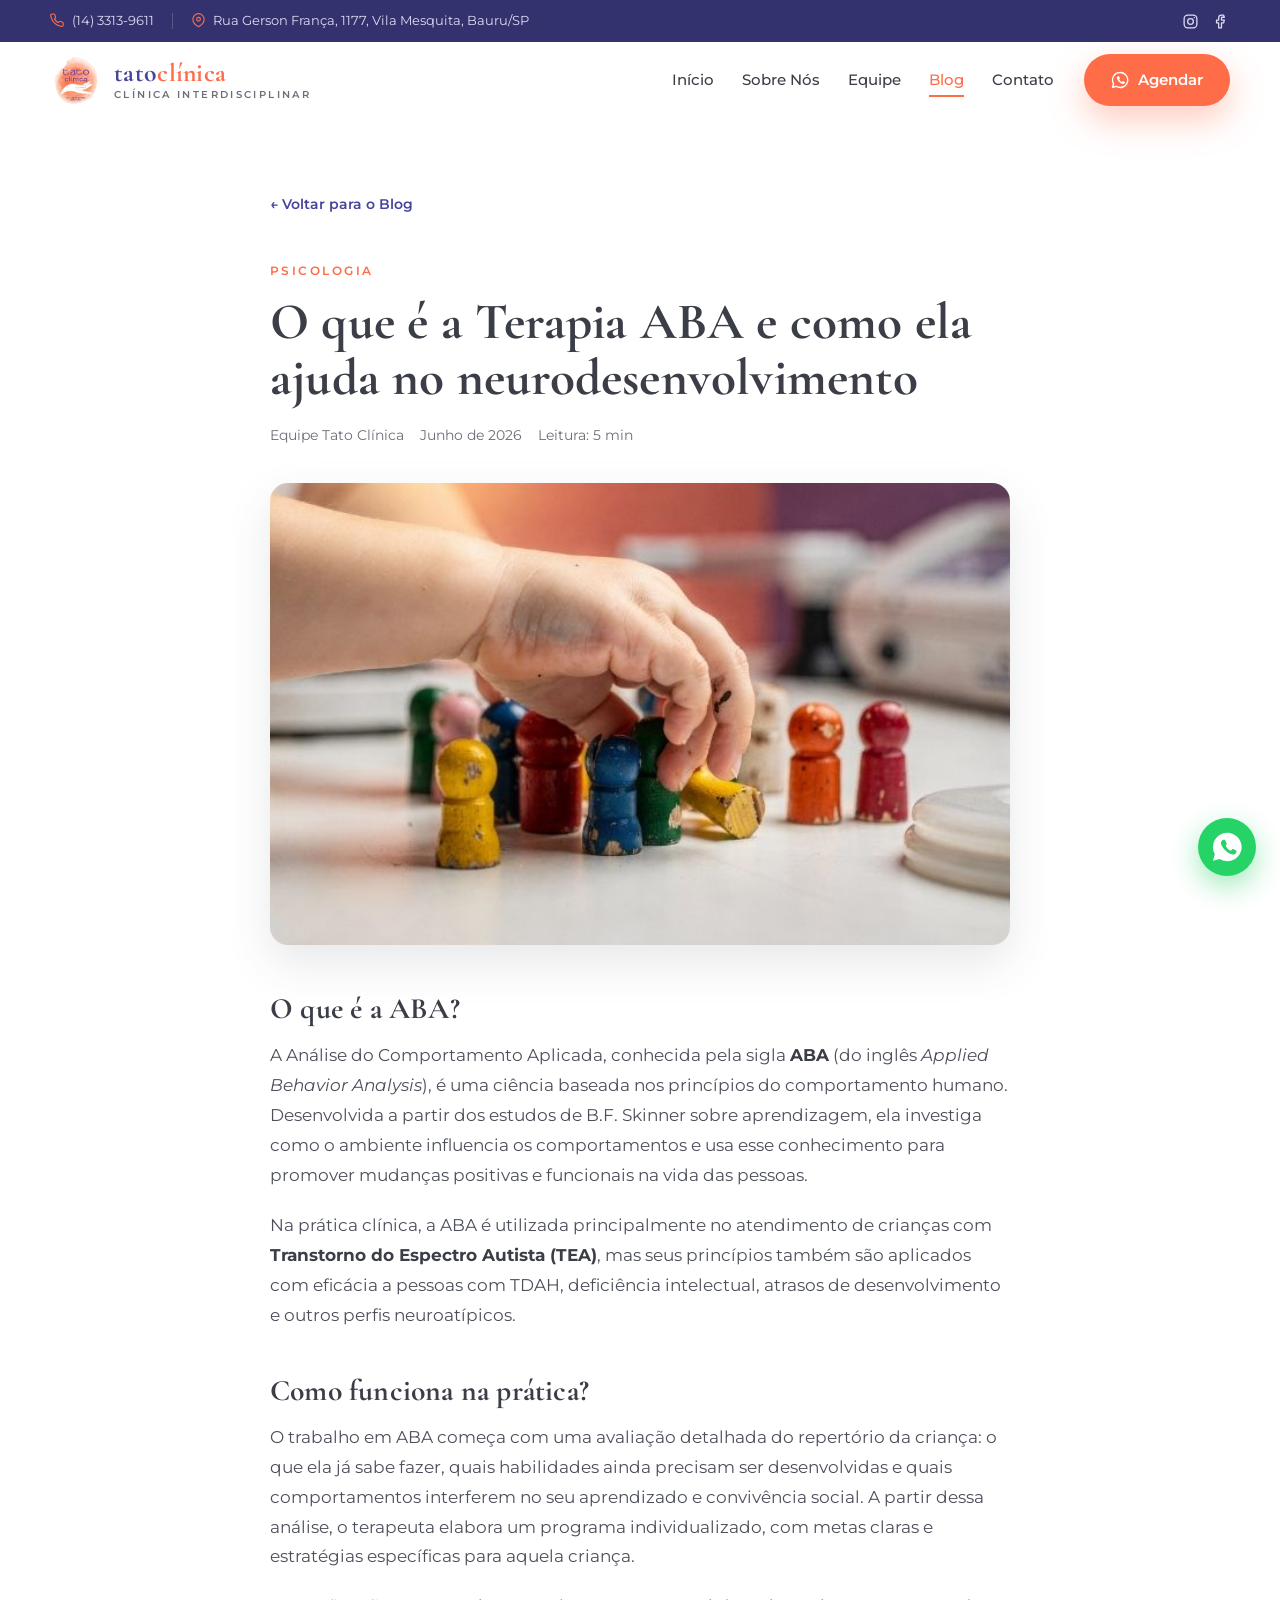
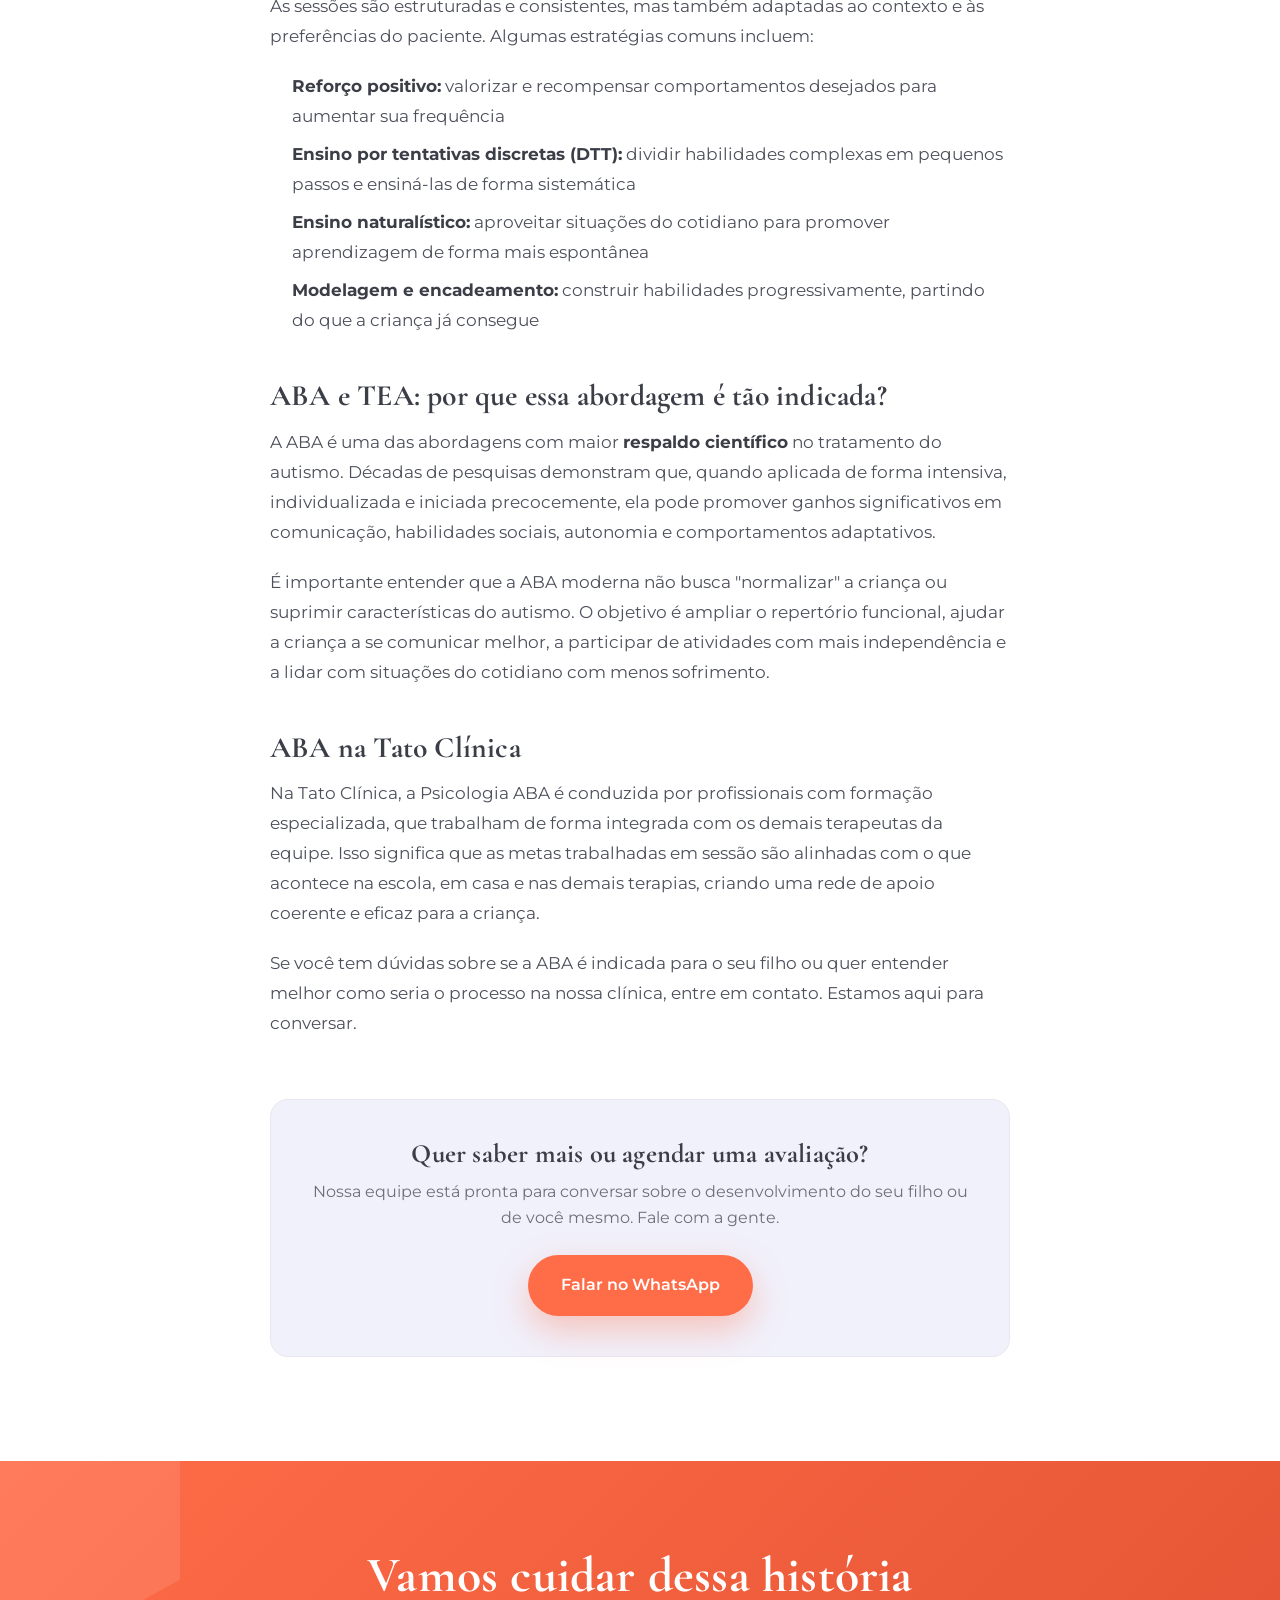
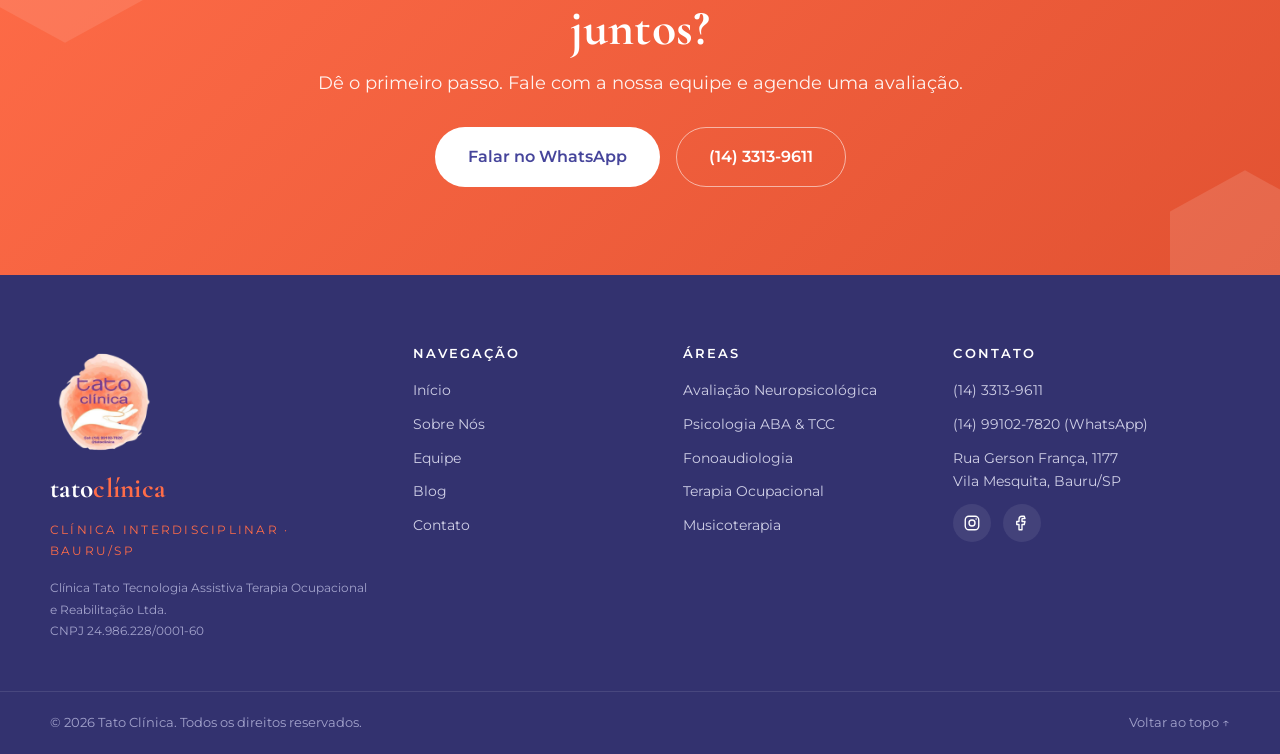
<file: blog/o-que-e-terapia-aba/index.html>
<!-- ===================== blog/o-que-e-terapia-aba/index.html ===================== -->
<!DOCTYPE html>
<html lang="pt-BR">
<head>
  <meta charset="UTF-8" />
  <meta name="viewport" content="width=device-width, initial-scale=1.0" />
  <title>O que é a Terapia ABA e como ela ajuda no neurodesenvolvimento | Tato Clínica</title>
  <meta name="description" content="Entenda o que é a Análise do Comportamento Aplicada (ABA), como ela funciona na prática e por que é uma das principais abordagens para crianças com TEA e perfis neuroatípicos." />
  <link rel="canonical" href="https://www.tatoclinica.com.br/blog/o-que-e-terapia-aba/" />
  <link rel="apple-touch-icon" sizes="180x180" href="/assets/img/apple-touch-icon.png" />
  <link rel="icon" type="image/png" sizes="32x32" href="/assets/img/favicon-32x32.png" />
  <link rel="icon" type="image/png" sizes="16x16" href="/assets/img/favicon-16x16.png" />
  <link rel="icon" href="/assets/img/favicon.ico" />
  <link rel="manifest" href="/assets/img/site.webmanifest" />
  <meta name="theme-color" content="#ffffff" />

  <link rel="preconnect" href="https://fonts.googleapis.com">
  <link rel="preconnect" href="https://fonts.gstatic.com" crossorigin>
  <link href="https://fonts.googleapis.com/css2?family=Cormorant+Garamond:ital,wght@0,500;0,600;0,700;1,600&family=Montserrat:wght@400;500;600&display=swap" rel="stylesheet">

  <link rel="stylesheet" href="../../style.css" />
</head>
<body>

  <div class="topbar">
    <div class="container topbar__inner">
      <span class="topbar__item">
        <svg class="ic" viewBox="0 0 24 24" aria-hidden="true"><path d="M21 16.5v3a2 2 0 0 1-2.2 2 19.8 19.8 0 0 1-8.6-3.1 19.5 19.5 0 0 1-6-6A19.8 19.8 0 0 1 1.1 3.8 2 2 0 0 1 3.1 1.6h3a2 2 0 0 1 2 1.7c.1 1 .4 1.9.7 2.8a2 2 0 0 1-.5 2.1L7.1 9.4a16 16 0 0 0 6 6l1.2-1.2a2 2 0 0 1 2.1-.5c.9.3 1.8.6 2.8.7a2 2 0 0 1 1.7 2Z"/></svg>
        (14) 3313-9611
      </span>
      <span class="topbar__divider" aria-hidden="true"></span>
      <span class="topbar__item">
        <svg class="ic" viewBox="0 0 24 24" aria-hidden="true"><path d="M21 10c0 7-9 12-9 12s-9-5-9-12a9 9 0 0 1 18 0Z"/><circle cx="12" cy="10" r="3"/></svg>
        Rua Gerson França, 1177, Vila Mesquita, Bauru/SP
      </span>
      <span class="topbar__social">
        <a href="https://instagram.com/tatoclinica" target="_blank" rel="noopener" aria-label="Instagram da Tato Clínica">
          <svg class="ic" viewBox="0 0 24 24" aria-hidden="true"><rect x="3" y="3" width="18" height="18" rx="5"/><circle cx="12" cy="12" r="4"/><circle cx="17.5" cy="6.5" r="1" fill="currentColor" stroke="none"/></svg>
        </a>
        <a href="https://facebook.com/tatoclinica" target="_blank" rel="noopener" aria-label="Facebook da Tato Clínica">
          <svg class="ic" viewBox="0 0 24 24" aria-hidden="true"><path d="M15 3h-3a4 4 0 0 0-4 4v3H5v4h3v7h4v-7h3l1-4h-4V7a1 1 0 0 1 1-1h3Z"/></svg>
        </a>
      </span>
    </div>
  </div>

  <header class="site-header" id="topo">
    <div class="container header__inner">
      <a href="/" class="brand" aria-label="Tato Clínica, início">
        <span class="brand__mark">
          <img src="../../assets/img/logo-fundo-claro-tatoclinica_.png" alt="Logo da Tato Clínica" />
        </span>
        <span class="brand__text">
          <span class="brand__word">tato<em>clínica</em></span>
          <span class="brand__sub">Clínica Interdisciplinar</span>
        </span>
      </a>

      <nav class="nav" id="primary-nav" aria-label="Navegação principal">
        <ul class="nav__list">
          <li><a href="/" class="nav__link">Início</a></li>
          <li><a href="/sobre/" class="nav__link">Sobre Nós</a></li>
          <li><a href="/equipe/" class="nav__link">Equipe</a></li>
          <li><a href="/blog/" class="nav__link is-active">Blog</a></li>
          <li><a href="/contato/" class="nav__link">Contato</a></li>
        </ul>
        <a class="btn btn--coral nav__cta" href="https://wa.me/5514991027820?text=Ol%C3%A1!%20Gostaria%20de%20agendar%20um%20atendimento%20na%20Tato%20Cl%C3%ADnica." target="_blank" rel="noopener">
          <svg class="ic" viewBox="0 0 24 24" aria-hidden="true"><path d="M12 2a10 10 0 0 0-8.6 15l-1.3 4.7 4.8-1.3A10 10 0 1 0 12 2Z"/><path d="M8.5 7.5c.3-.6.6-.6.9-.6h.7c.2 0 .5 0 .7.5l.9 2c.1.3.1.5 0 .7l-.5.7c-.1.2-.2.4 0 .7a7 7 0 0 0 3 3c.3.1.5.1.7-.1l.7-.8c.2-.2.4-.2.7-.1l2 1c.4.2.4.4.4.6 0 1.1-.9 2.1-2 2.2-.6 0-1.4.1-4.4-1.6a11 11 0 0 1-4-4.6c-.6-1.3-.6-2.4-.4-3z" fill="#fff" stroke="none"/></svg>
          Agendar
        </a>
        <button class="nav__close" id="navClose" aria-label="Fechar menu">&times;</button>
      </nav>

      <button class="hamburger" id="hamburger" aria-label="Abrir menu" aria-expanded="false" aria-controls="primary-nav">
        <span></span><span></span><span></span>
      </button>
    </div>
  </header>
  <div class="nav-overlay" id="navOverlay"></div>

  <main>

    <section>
      <div class="container">
        <div class="post-wrap">
          <a href="/blog/" class="post-back" data-reveal>← Voltar para o Blog</a>

          <header class="post-header" data-reveal>
            <span class="post-header__cat">Psicologia</span>
            <h1 class="post-header__title">O que é a Terapia ABA e como ela ajuda no neurodesenvolvimento</h1>
            <div class="post-header__meta">
              <span>Equipe Tato Clínica</span>
              <span>Junho de 2026</span>
              <span>Leitura: 5 min</span>
            </div>
            <figure class="post-header__thumb">
              <img src="../../assets/img/blog-thumb-aba-tatoclinica.jpg" alt="Criança em sessão de terapia ABA">
            </figure>
          </header>

          <div class="post-body" data-reveal>
            <h2>O que é a ABA?</h2>
            <p>A Análise do Comportamento Aplicada, conhecida pela sigla <strong>ABA</strong> (do inglês <em>Applied Behavior Analysis</em>), é uma ciência baseada nos princípios do comportamento humano. Desenvolvida a partir dos estudos de B.F. Skinner sobre aprendizagem, ela investiga como o ambiente influencia os comportamentos e usa esse conhecimento para promover mudanças positivas e funcionais na vida das pessoas.</p>
            <p>Na prática clínica, a ABA é utilizada principalmente no atendimento de crianças com <strong>Transtorno do Espectro Autista (TEA)</strong>, mas seus princípios também são aplicados com eficácia a pessoas com TDAH, deficiência intelectual, atrasos de desenvolvimento e outros perfis neuroatípicos.</p>

            <h2>Como funciona na prática?</h2>
            <p>O trabalho em ABA começa com uma avaliação detalhada do repertório da criança: o que ela já sabe fazer, quais habilidades ainda precisam ser desenvolvidas e quais comportamentos interferem no seu aprendizado e convivência social. A partir dessa análise, o terapeuta elabora um programa individualizado, com metas claras e estratégias específicas para aquela criança.</p>
            <p>As sessões são estruturadas e consistentes, mas também adaptadas ao contexto e às preferências do paciente. Algumas estratégias comuns incluem:</p>
            <ul>
              <li><strong>Reforço positivo:</strong> valorizar e recompensar comportamentos desejados para aumentar sua frequência</li>
              <li><strong>Ensino por tentativas discretas (DTT):</strong> dividir habilidades complexas em pequenos passos e ensiná-las de forma sistemática</li>
              <li><strong>Ensino naturalístico:</strong> aproveitar situações do cotidiano para promover aprendizagem de forma mais espontânea</li>
              <li><strong>Modelagem e encadeamento:</strong> construir habilidades progressivamente, partindo do que a criança já consegue</li>
            </ul>

            <h2>ABA e TEA: por que essa abordagem é tão indicada?</h2>
            <p>A ABA é uma das abordagens com maior <strong>respaldo científico</strong> no tratamento do autismo. Décadas de pesquisas demonstram que, quando aplicada de forma intensiva, individualizada e iniciada precocemente, ela pode promover ganhos significativos em comunicação, habilidades sociais, autonomia e comportamentos adaptativos.</p>
            <p>É importante entender que a ABA moderna não busca "normalizar" a criança ou suprimir características do autismo. O objetivo é ampliar o repertório funcional, ajudar a criança a se comunicar melhor, a participar de atividades com mais independência e a lidar com situações do cotidiano com menos sofrimento.</p>

            <h2>ABA na Tato Clínica</h2>
            <p>Na Tato Clínica, a Psicologia ABA é conduzida por profissionais com formação especializada, que trabalham de forma integrada com os demais terapeutas da equipe. Isso significa que as metas trabalhadas em sessão são alinhadas com o que acontece na escola, em casa e nas demais terapias, criando uma rede de apoio coerente e eficaz para a criança.</p>
            <p>Se você tem dúvidas sobre se a ABA é indicada para o seu filho ou quer entender melhor como seria o processo na nossa clínica, entre em contato. Estamos aqui para conversar.</p>
          </div>

          <div class="post-cta" data-reveal>
            <h3>Quer saber mais ou agendar uma avaliação?</h3>
            <p>Nossa equipe está pronta para conversar sobre o desenvolvimento do seu filho ou de você mesmo. Fale com a gente.</p>
            <a href="https://wa.me/5514991027820?text=Ol%C3%A1!%20Li%20o%20artigo%20sobre%20Terapia%20ABA%20e%20gostaria%20de%20saber%20mais%20sobre%20o%20atendimento." class="btn btn--coral btn--lg" target="_blank" rel="noopener">Falar no WhatsApp</a>
          </div>
        </div>
      </div>
    </section>

    <section class="cta-band">
      <div class="cta-band__deco" aria-hidden="true"><span class="hex hex--f"></span><span class="hex hex--g"></span></div>
      <div class="container cta-band__inner" data-reveal>
        <h2>Vamos cuidar dessa história juntos?</h2>
        <p>Dê o primeiro passo. Fale com a nossa equipe e agende uma avaliação.</p>
        <div class="cta-band__actions">
          <a class="btn btn--white btn--lg" href="https://wa.me/5514991027820?text=Ol%C3%A1!%20Gostaria%20de%20agendar%20uma%20avalia%C3%A7%C3%A3o%20na%20Tato%20Cl%C3%ADnica." target="_blank" rel="noopener">Falar no WhatsApp</a>
          <a class="btn btn--outline-light btn--lg" href="tel:+551433139611">(14) 3313-9611</a>
        </div>
      </div>
    </section>

  </main>

  <footer class="site-footer">
    <div class="container footer__grid">
      <div class="footer__brand">
        <img class="footer__logo" src="../../assets/img/logo-fundo-claro-tatoclinica_.png" alt="Logo da Tato Clínica">
        <span class="brand__word brand__word--light">tato<em>clínica</em></span>
        <p class="footer__tag">Clínica Interdisciplinar · Bauru/SP</p>
        <p class="footer__legal">Clínica Tato Tecnologia Assistiva Terapia Ocupacional e Reabilitação Ltda.<br>CNPJ 24.986.228/0001-60</p>
      </div>

      <nav class="footer__col" aria-label="Páginas">
        <h4>Navegação</h4>
        <a href="/">Início</a>
        <a href="/sobre/">Sobre Nós</a>
        <a href="/equipe/">Equipe</a>
        <a href="/blog/">Blog</a>
        <a href="/contato/">Contato</a>
      </nav>

      <nav class="footer__col" aria-label="Áreas">
        <h4>Áreas</h4>
        <a href="/#areas">Avaliação Neuropsicológica</a>
        <a href="/#areas">Psicologia ABA &amp; TCC</a>
        <a href="/#areas">Fonoaudiologia</a>
        <a href="/#areas">Terapia Ocupacional</a>
        <a href="/#areas">Musicoterapia</a>
      </nav>

      <div class="footer__col footer__contact">
        <h4>Contato</h4>
        <a href="tel:+551433139611">(14) 3313-9611</a>
        <a href="https://wa.me/5514991027820" target="_blank" rel="noopener">(14) 99102-7820 (WhatsApp)</a>
        <span>Rua Gerson França, 1177<br>Vila Mesquita, Bauru/SP</span>
        <div class="footer__social">
          <a href="https://instagram.com/tatoclinica" target="_blank" rel="noopener" aria-label="Instagram"><svg class="ic" viewBox="0 0 24 24"><rect x="3" y="3" width="18" height="18" rx="5"/><circle cx="12" cy="12" r="4"/><circle cx="17.5" cy="6.5" r="1" fill="currentColor" stroke="none"/></svg></a>
          <a href="https://facebook.com/tatoclinica" target="_blank" rel="noopener" aria-label="Facebook"><svg class="ic" viewBox="0 0 24 24"><path d="M15 3h-3a4 4 0 0 0-4 4v3H5v4h3v7h4v-7h3l1-4h-4V7a1 1 0 0 1 1-1h3Z"/></svg></a>
        </div>
      </div>
    </div>

    <div class="footer__bar">
      <div class="container footer__bar-inner">
        <span>© <span id="year">2026</span> Tato Clínica. Todos os direitos reservados.</span>
        <a href="#topo" class="footer__top">Voltar ao topo ↑</a>
      </div>
    </div>
  </footer>

  <a class="wa-float" href="https://wa.me/5514991027820?text=Ol%C3%A1!%20Vim%20pelo%20site%20da%20Tato%20Cl%C3%ADnica." target="_blank" rel="noopener" aria-label="Fale conosco no WhatsApp">
    <svg viewBox="0 0 24 24" aria-hidden="true"><path d="M12 2a10 10 0 0 0-8.6 15l-1.3 4.7 4.8-1.3A10 10 0 1 0 12 2Z" fill="#fff"/><path d="M8.5 7.5c.3-.6.6-.6.9-.6h.7c.2 0 .5 0 .7.5l.9 2c.1.3.1.5 0 .7l-.5.7c-.1.2-.2.4 0 .7a7 7 0 0 0 3 3c.3.1.5.1.7-.1l.7-.8c.2-.2.4-.2.7-.1l2 1c.4.2.4.4.4.6 0 1.1-.9 2.1-2 2.2-.6 0-1.4.1-4.4-1.6a11 11 0 0 1-4-4.6c-.6-1.3-.6-2.4-.4-3z" fill="#25D366"/></svg>
  </a>

  <script src="../../script.js"></script>
</body>
</html>
</file>
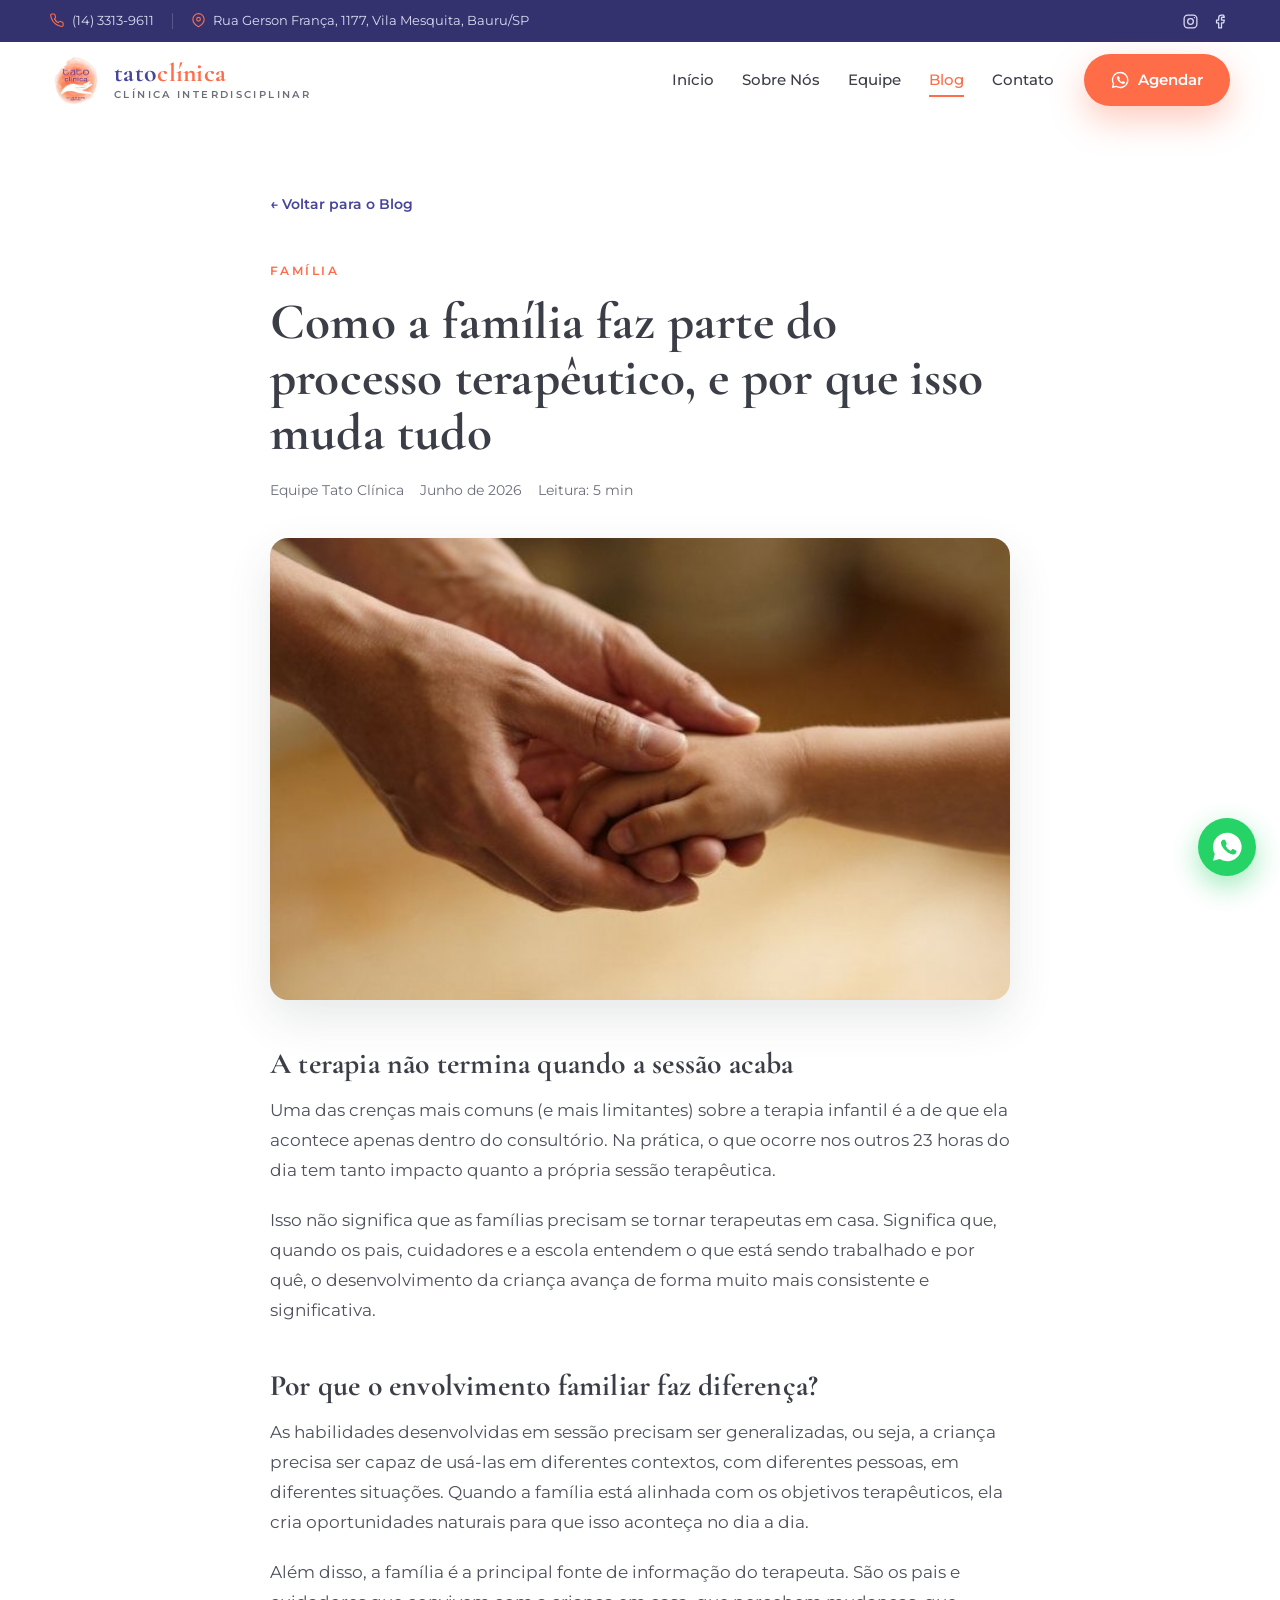
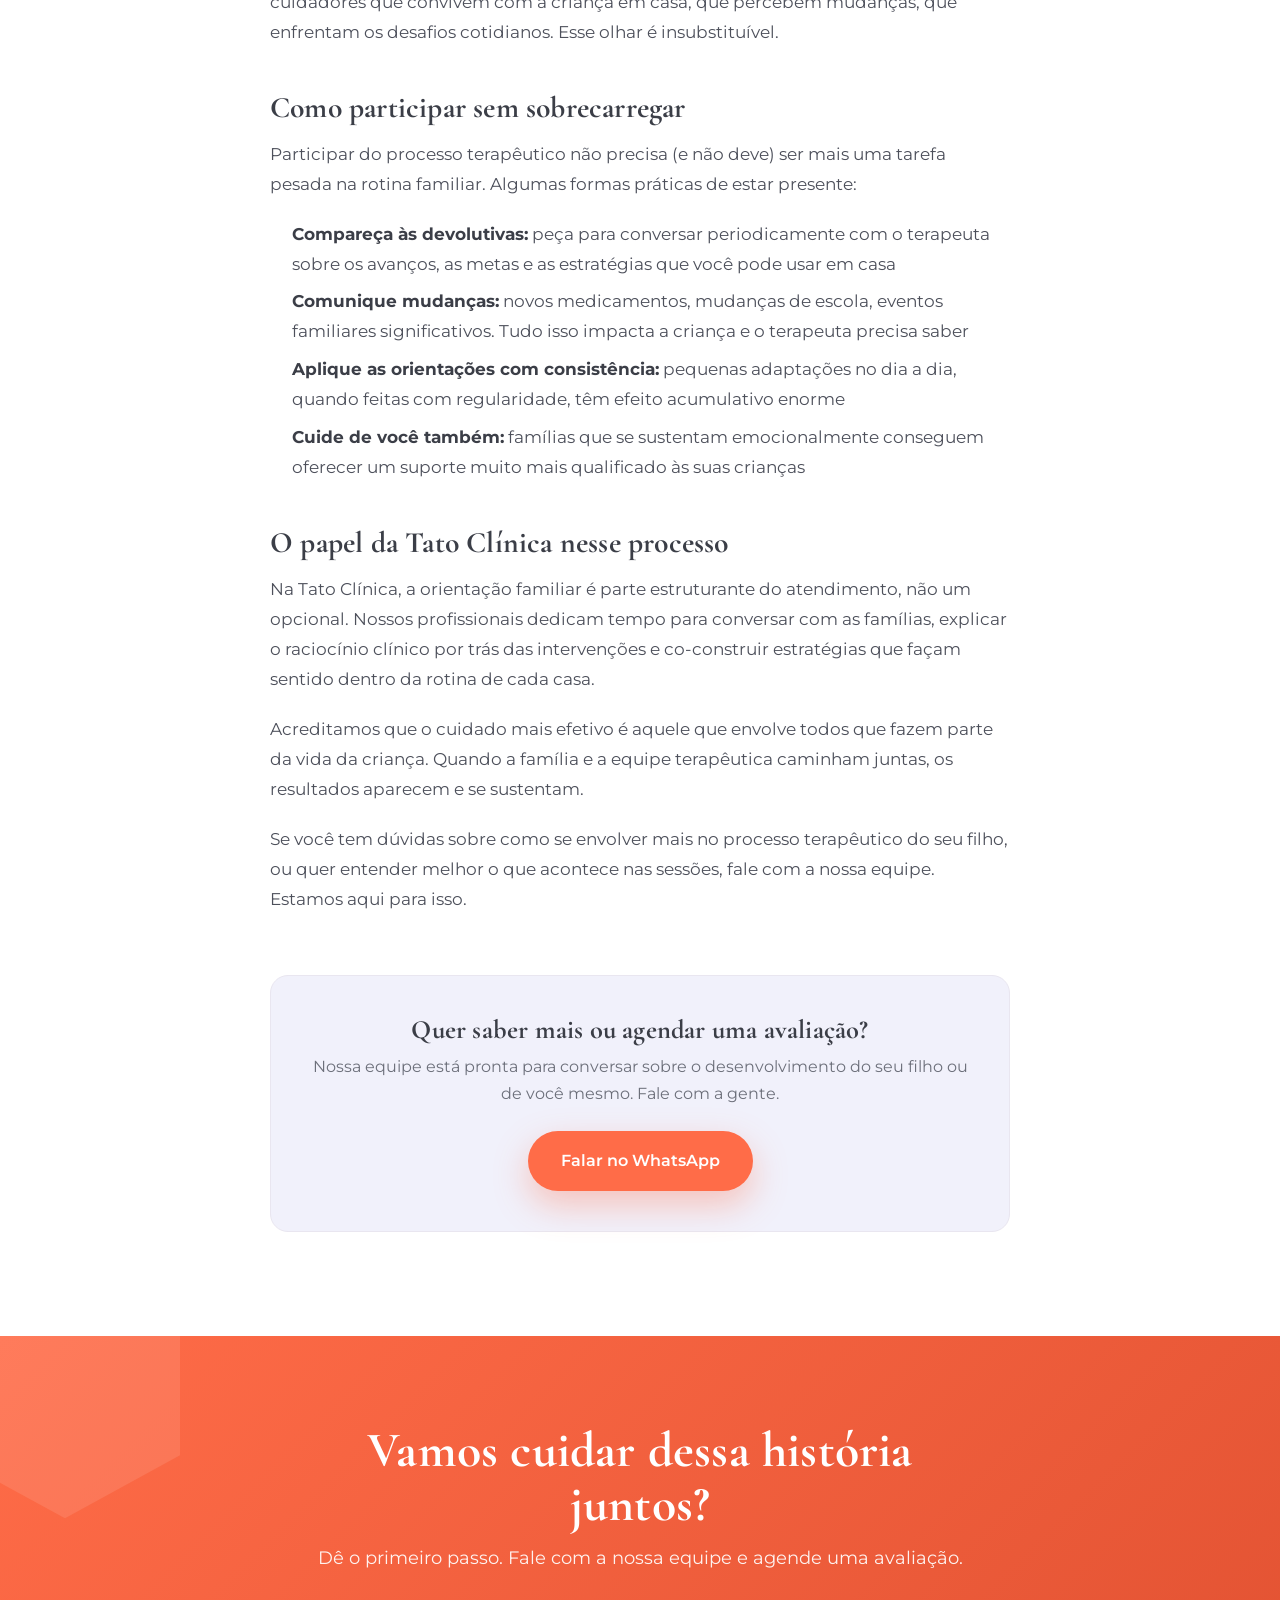
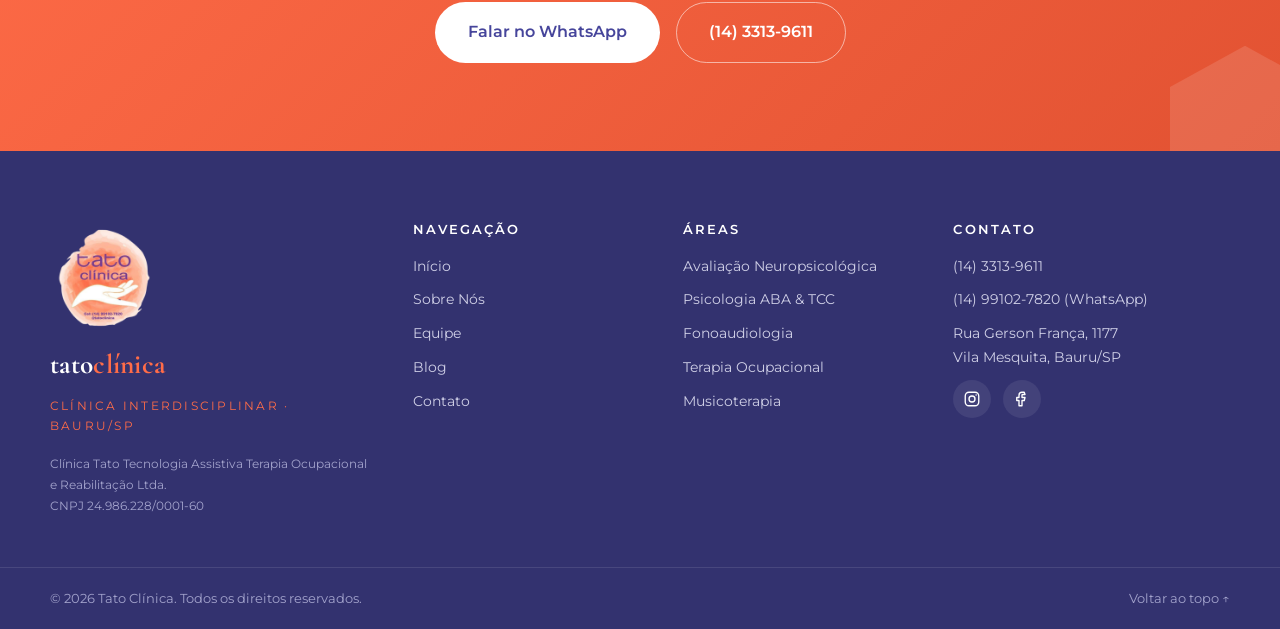
<file: blog/orientando-familias-no-processo-terapeutico/index.html>
<!-- ===================== blog/orientando-familias-no-processo-terapeutico/index.html ===================== -->
<!DOCTYPE html>
<html lang="pt-BR">
<head>
  <meta charset="UTF-8" />
  <meta name="viewport" content="width=device-width, initial-scale=1.0" />
  <title>Como a família faz parte do processo terapêutico, e por que isso muda tudo | Tato Clínica</title>
  <meta name="description" content="A terapia não termina quando a sessão acaba. Entenda como o envolvimento da família no processo terapêutico é um dos fatores que mais impacta os resultados do desenvolvimento." />
  <link rel="canonical" href="https://www.tatoclinica.com.br/blog/orientando-familias-no-processo-terapeutico/" />
  <link rel="apple-touch-icon" sizes="180x180" href="/assets/img/apple-touch-icon.png" />
  <link rel="icon" type="image/png" sizes="32x32" href="/assets/img/favicon-32x32.png" />
  <link rel="icon" type="image/png" sizes="16x16" href="/assets/img/favicon-16x16.png" />
  <link rel="icon" href="/assets/img/favicon.ico" />
  <link rel="manifest" href="/assets/img/site.webmanifest" />
  <meta name="theme-color" content="#ffffff" />

  <link rel="preconnect" href="https://fonts.googleapis.com">
  <link rel="preconnect" href="https://fonts.gstatic.com" crossorigin>
  <link href="https://fonts.googleapis.com/css2?family=Cormorant+Garamond:ital,wght@0,500;0,600;0,700;1,600&family=Montserrat:wght@400;500;600&display=swap" rel="stylesheet">

  <link rel="stylesheet" href="../../style.css" />
</head>
<body>

  <div class="topbar">
    <div class="container topbar__inner">
      <span class="topbar__item">
        <svg class="ic" viewBox="0 0 24 24" aria-hidden="true"><path d="M21 16.5v3a2 2 0 0 1-2.2 2 19.8 19.8 0 0 1-8.6-3.1 19.5 19.5 0 0 1-6-6A19.8 19.8 0 0 1 1.1 3.8 2 2 0 0 1 3.1 1.6h3a2 2 0 0 1 2 1.7c.1 1 .4 1.9.7 2.8a2 2 0 0 1-.5 2.1L7.1 9.4a16 16 0 0 0 6 6l1.2-1.2a2 2 0 0 1 2.1-.5c.9.3 1.8.6 2.8.7a2 2 0 0 1 1.7 2Z"/></svg>
        (14) 3313-9611
      </span>
      <span class="topbar__divider" aria-hidden="true"></span>
      <span class="topbar__item">
        <svg class="ic" viewBox="0 0 24 24" aria-hidden="true"><path d="M21 10c0 7-9 12-9 12s-9-5-9-12a9 9 0 0 1 18 0Z"/><circle cx="12" cy="10" r="3"/></svg>
        Rua Gerson França, 1177, Vila Mesquita, Bauru/SP
      </span>
      <span class="topbar__social">
        <a href="https://instagram.com/tatoclinica" target="_blank" rel="noopener" aria-label="Instagram da Tato Clínica">
          <svg class="ic" viewBox="0 0 24 24" aria-hidden="true"><rect x="3" y="3" width="18" height="18" rx="5"/><circle cx="12" cy="12" r="4"/><circle cx="17.5" cy="6.5" r="1" fill="currentColor" stroke="none"/></svg>
        </a>
        <a href="https://facebook.com/tatoclinica" target="_blank" rel="noopener" aria-label="Facebook da Tato Clínica">
          <svg class="ic" viewBox="0 0 24 24" aria-hidden="true"><path d="M15 3h-3a4 4 0 0 0-4 4v3H5v4h3v7h4v-7h3l1-4h-4V7a1 1 0 0 1 1-1h3Z"/></svg>
        </a>
      </span>
    </div>
  </div>

  <header class="site-header" id="topo">
    <div class="container header__inner">
      <a href="/" class="brand" aria-label="Tato Clínica, início">
        <span class="brand__mark">
          <img src="../../assets/img/logo-fundo-claro-tatoclinica_.png" alt="Logo da Tato Clínica" />
        </span>
        <span class="brand__text">
          <span class="brand__word">tato<em>clínica</em></span>
          <span class="brand__sub">Clínica Interdisciplinar</span>
        </span>
      </a>

      <nav class="nav" id="primary-nav" aria-label="Navegação principal">
        <ul class="nav__list">
          <li><a href="/" class="nav__link">Início</a></li>
          <li><a href="/sobre/" class="nav__link">Sobre Nós</a></li>
          <li><a href="/equipe/" class="nav__link">Equipe</a></li>
          <li><a href="/blog/" class="nav__link is-active">Blog</a></li>
          <li><a href="/contato/" class="nav__link">Contato</a></li>
        </ul>
        <a class="btn btn--coral nav__cta" href="https://wa.me/5514991027820?text=Ol%C3%A1!%20Gostaria%20de%20agendar%20um%20atendimento%20na%20Tato%20Cl%C3%ADnica." target="_blank" rel="noopener">
          <svg class="ic" viewBox="0 0 24 24" aria-hidden="true"><path d="M12 2a10 10 0 0 0-8.6 15l-1.3 4.7 4.8-1.3A10 10 0 1 0 12 2Z"/><path d="M8.5 7.5c.3-.6.6-.6.9-.6h.7c.2 0 .5 0 .7.5l.9 2c.1.3.1.5 0 .7l-.5.7c-.1.2-.2.4 0 .7a7 7 0 0 0 3 3c.3.1.5.1.7-.1l.7-.8c.2-.2.4-.2.7-.1l2 1c.4.2.4.4.4.6 0 1.1-.9 2.1-2 2.2-.6 0-1.4.1-4.4-1.6a11 11 0 0 1-4-4.6c-.6-1.3-.6-2.4-.4-3z" fill="#fff" stroke="none"/></svg>
          Agendar
        </a>
        <button class="nav__close" id="navClose" aria-label="Fechar menu">&times;</button>
      </nav>

      <button class="hamburger" id="hamburger" aria-label="Abrir menu" aria-expanded="false" aria-controls="primary-nav">
        <span></span><span></span><span></span>
      </button>
    </div>
  </header>
  <div class="nav-overlay" id="navOverlay"></div>

  <main>

    <section>
      <div class="container">
        <div class="post-wrap">
          <a href="/blog/" class="post-back" data-reveal>← Voltar para o Blog</a>

          <header class="post-header" data-reveal>
            <span class="post-header__cat">Família</span>
            <h1 class="post-header__title">Como a família faz parte do processo terapêutico, e por que isso muda tudo</h1>
            <div class="post-header__meta">
              <span>Equipe Tato Clínica</span>
              <span>Junho de 2026</span>
              <span>Leitura: 5 min</span>
            </div>
            <figure class="post-header__thumb">
              <img src="../../assets/img/blog-thumb-familia-tatoclinica.jpg" alt="Família acolhendo criança no processo terapêutico">
            </figure>
          </header>

          <div class="post-body" data-reveal>
            <h2>A terapia não termina quando a sessão acaba</h2>
            <p>Uma das crenças mais comuns (e mais limitantes) sobre a terapia infantil é a de que ela acontece apenas dentro do consultório. Na prática, o que ocorre nos outros 23 horas do dia tem tanto impacto quanto a própria sessão terapêutica.</p>
            <p>Isso não significa que as famílias precisam se tornar terapeutas em casa. Significa que, quando os pais, cuidadores e a escola entendem o que está sendo trabalhado e por quê, o desenvolvimento da criança avança de forma muito mais consistente e significativa.</p>

            <h2>Por que o envolvimento familiar faz diferença?</h2>
            <p>As habilidades desenvolvidas em sessão precisam ser generalizadas, ou seja, a criança precisa ser capaz de usá-las em diferentes contextos, com diferentes pessoas, em diferentes situações. Quando a família está alinhada com os objetivos terapêuticos, ela cria oportunidades naturais para que isso aconteça no dia a dia.</p>
            <p>Além disso, a família é a principal fonte de informação do terapeuta. São os pais e cuidadores que convivem com a criança em casa, que percebem mudanças, que enfrentam os desafios cotidianos. Esse olhar é insubstituível.</p>

            <h2>Como participar sem sobrecarregar</h2>
            <p>Participar do processo terapêutico não precisa (e não deve) ser mais uma tarefa pesada na rotina familiar. Algumas formas práticas de estar presente:</p>
            <ul>
              <li><strong>Compareça às devolutivas:</strong> peça para conversar periodicamente com o terapeuta sobre os avanços, as metas e as estratégias que você pode usar em casa</li>
              <li><strong>Comunique mudanças:</strong> novos medicamentos, mudanças de escola, eventos familiares significativos. Tudo isso impacta a criança e o terapeuta precisa saber</li>
              <li><strong>Aplique as orientações com consistência:</strong> pequenas adaptações no dia a dia, quando feitas com regularidade, têm efeito acumulativo enorme</li>
              <li><strong>Cuide de você também:</strong> famílias que se sustentam emocionalmente conseguem oferecer um suporte muito mais qualificado às suas crianças</li>
            </ul>

            <h2>O papel da Tato Clínica nesse processo</h2>
            <p>Na Tato Clínica, a orientação familiar é parte estruturante do atendimento, não um opcional. Nossos profissionais dedicam tempo para conversar com as famílias, explicar o raciocínio clínico por trás das intervenções e co-construir estratégias que façam sentido dentro da rotina de cada casa.</p>
            <p>Acreditamos que o cuidado mais efetivo é aquele que envolve todos que fazem parte da vida da criança. Quando a família e a equipe terapêutica caminham juntas, os resultados aparecem e se sustentam.</p>
            <p>Se você tem dúvidas sobre como se envolver mais no processo terapêutico do seu filho, ou quer entender melhor o que acontece nas sessões, fale com a nossa equipe. Estamos aqui para isso.</p>
          </div>

          <div class="post-cta" data-reveal>
            <h3>Quer saber mais ou agendar uma avaliação?</h3>
            <p>Nossa equipe está pronta para conversar sobre o desenvolvimento do seu filho ou de você mesmo. Fale com a gente.</p>
            <a href="https://wa.me/5514991027820?text=Ol%C3%A1!%20Li%20o%20artigo%20sobre%20o%20papel%20da%20fam%C3%ADlia%20na%20terapia%20e%20gostaria%20de%20conversar%20com%20a%20equipe." class="btn btn--coral btn--lg" target="_blank" rel="noopener">Falar no WhatsApp</a>
          </div>
        </div>
      </div>
    </section>

    <section class="cta-band">
      <div class="cta-band__deco" aria-hidden="true"><span class="hex hex--f"></span><span class="hex hex--g"></span></div>
      <div class="container cta-band__inner" data-reveal>
        <h2>Vamos cuidar dessa história juntos?</h2>
        <p>Dê o primeiro passo. Fale com a nossa equipe e agende uma avaliação.</p>
        <div class="cta-band__actions">
          <a class="btn btn--white btn--lg" href="https://wa.me/5514991027820?text=Ol%C3%A1!%20Gostaria%20de%20agendar%20uma%20avalia%C3%A7%C3%A3o%20na%20Tato%20Cl%C3%ADnica." target="_blank" rel="noopener">Falar no WhatsApp</a>
          <a class="btn btn--outline-light btn--lg" href="tel:+551433139611">(14) 3313-9611</a>
        </div>
      </div>
    </section>

  </main>

  <footer class="site-footer">
    <div class="container footer__grid">
      <div class="footer__brand">
        <img class="footer__logo" src="../../assets/img/logo-fundo-claro-tatoclinica_.png" alt="Logo da Tato Clínica">
        <span class="brand__word brand__word--light">tato<em>clínica</em></span>
        <p class="footer__tag">Clínica Interdisciplinar · Bauru/SP</p>
        <p class="footer__legal">Clínica Tato Tecnologia Assistiva Terapia Ocupacional e Reabilitação Ltda.<br>CNPJ 24.986.228/0001-60</p>
      </div>

      <nav class="footer__col" aria-label="Páginas">
        <h4>Navegação</h4>
        <a href="/">Início</a>
        <a href="/sobre/">Sobre Nós</a>
        <a href="/equipe/">Equipe</a>
        <a href="/blog/">Blog</a>
        <a href="/contato/">Contato</a>
      </nav>

      <nav class="footer__col" aria-label="Áreas">
        <h4>Áreas</h4>
        <a href="/#areas">Avaliação Neuropsicológica</a>
        <a href="/#areas">Psicologia ABA &amp; TCC</a>
        <a href="/#areas">Fonoaudiologia</a>
        <a href="/#areas">Terapia Ocupacional</a>
        <a href="/#areas">Musicoterapia</a>
      </nav>

      <div class="footer__col footer__contact">
        <h4>Contato</h4>
        <a href="tel:+551433139611">(14) 3313-9611</a>
        <a href="https://wa.me/5514991027820" target="_blank" rel="noopener">(14) 99102-7820 (WhatsApp)</a>
        <span>Rua Gerson França, 1177<br>Vila Mesquita, Bauru/SP</span>
        <div class="footer__social">
          <a href="https://instagram.com/tatoclinica" target="_blank" rel="noopener" aria-label="Instagram"><svg class="ic" viewBox="0 0 24 24"><rect x="3" y="3" width="18" height="18" rx="5"/><circle cx="12" cy="12" r="4"/><circle cx="17.5" cy="6.5" r="1" fill="currentColor" stroke="none"/></svg></a>
          <a href="https://facebook.com/tatoclinica" target="_blank" rel="noopener" aria-label="Facebook"><svg class="ic" viewBox="0 0 24 24"><path d="M15 3h-3a4 4 0 0 0-4 4v3H5v4h3v7h4v-7h3l1-4h-4V7a1 1 0 0 1 1-1h3Z"/></svg></a>
        </div>
      </div>
    </div>

    <div class="footer__bar">
      <div class="container footer__bar-inner">
        <span>© <span id="year">2026</span> Tato Clínica. Todos os direitos reservados.</span>
        <a href="#topo" class="footer__top">Voltar ao topo ↑</a>
      </div>
    </div>
  </footer>

  <a class="wa-float" href="https://wa.me/5514991027820?text=Ol%C3%A1!%20Vim%20pelo%20site%20da%20Tato%20Cl%C3%ADnica." target="_blank" rel="noopener" aria-label="Fale conosco no WhatsApp">
    <svg viewBox="0 0 24 24" aria-hidden="true"><path d="M12 2a10 10 0 0 0-8.6 15l-1.3 4.7 4.8-1.3A10 10 0 1 0 12 2Z" fill="#fff"/><path d="M8.5 7.5c.3-.6.6-.6.9-.6h.7c.2 0 .5 0 .7.5l.9 2c.1.3.1.5 0 .7l-.5.7c-.1.2-.2.4 0 .7a7 7 0 0 0 3 3c.3.1.5.1.7-.1l.7-.8c.2-.2.4-.2.7-.1l2 1c.4.2.4.4.4.6 0 1.1-.9 2.1-2 2.2-.6 0-1.4.1-4.4-1.6a11 11 0 0 1-4-4.6c-.6-1.3-.6-2.4-.4-3z" fill="#25D366"/></svg>
  </a>

  <script src="../../script.js"></script>
</body>
</html>
</file>
<file: style.css>
/* ===================== style.css ===================== */
/* Tato Clínica — Clínica Interdisciplinar
   Paleta: Carvão #3B3E47 · Branco #FFF · Coral #FF6C48 · Roxo #46459B
            Coral-300 #FCC5AC (pêssego médio, fundos decorativos)
   Tipografia: Cormorant Garamond (títulos) + Montserrat (corpo)
   Motivo de marca: hexágono coral                                    */

:root{
  --carvao:#3B3E47;
  --branco:#FFFFFF;
  --coral:#FF6C48;
  --coral-700:#E25232;
  --coral-300:#FCC5AC;
  --coral-200:#FFE3DA;
  --roxo:#46459B;
  --roxo-800:#33326F;
  --roxo-600:#54539F;
  --roxo-300:#9897cf;
  --roxo-050:#F1F1FB;
  --warm:#FBF8F6;
  --ink:#3B3E47;
  --muted:#6c6f7a;
  --line:#e9e6f0;

  --font-display:'Cormorant Garamond', Georgia, serif;
  --font-body:'Montserrat', 'Helvetica Neue', Arial, sans-serif;

  --maxw:1180px;
  --radius:18px;
  --shadow-sm:0 4px 18px rgba(59,62,71,.07);
  --shadow-md:0 18px 45px rgba(59,62,71,.12);
  --shadow-coral:0 14px 34px rgba(255,108,72,.35);
  --ease:cubic-bezier(.22,.61,.36,1);
}

*{box-sizing:border-box;margin:0;padding:0}
html{scroll-behavior:smooth;-webkit-text-size-adjust:100%}
body{
  font-family:var(--font-body);
  color:var(--ink);
  background:var(--branco);
  line-height:1.65;
  font-weight:400;
  overflow-x:hidden;
}
img{max-width:100%;display:block}
a{color:inherit;text-decoration:none}
ul{list-style:none}
.container{width:min(100% - 40px, var(--maxw));margin-inline:auto}

/* ---------- Tipografia base ---------- */
h1,h2,h3,h4{font-family:var(--font-display);font-weight:700;line-height:1.08;color:var(--carvao);letter-spacing:.2px}
.section-title{font-size:clamp(2rem,4.6vw,3.2rem);margin-bottom:.4em}
.section-title em{font-style:italic;color:var(--coral)}
.section-head{max-width:680px;margin:0 auto 56px;text-align:center}
.section-sub{color:var(--muted);font-size:1.05rem}
.eyebrow{
  font-family:var(--font-body);font-weight:600;font-size:.78rem;
  text-transform:uppercase;letter-spacing:.22em;color:var(--coral);
  margin-bottom:14px;display:inline-block;
}
.eyebrow--light{color:#ffb3a0}
.ic{width:18px;height:18px;fill:none;stroke:currentColor;stroke-width:1.8;stroke-linecap:round;stroke-linejoin:round}

/* ---------- Botões ---------- */
.btn{
  --b:var(--coral);
  display:inline-flex;align-items:center;gap:9px;
  font-family:var(--font-body);font-weight:600;font-size:.92rem;
  padding:13px 26px;border-radius:999px;border:1.5px solid transparent;
  cursor:pointer;transition:transform .25s var(--ease), box-shadow .25s var(--ease), background .25s, color .25s;
  white-space:nowrap;
}
.btn--lg{padding:16px 32px;font-size:1rem}
.btn--coral{background:var(--coral);color:#fff;box-shadow:var(--shadow-coral)}
.btn--coral:hover{background:var(--coral-700);transform:translateY(-3px)}
.btn--coral .ic{stroke:#fff}
.btn--ghost{background:transparent;color:#fff;border-color:rgba(255,255,255,.45)}
.btn--ghost:hover{background:rgba(255,255,255,.12);transform:translateY(-3px)}
.btn--white{background:#fff;color:var(--roxo)}
.btn--white:hover{transform:translateY(-3px);box-shadow:0 16px 34px rgba(0,0,0,.18)}
.btn--outline-light{background:transparent;color:#fff;border-color:rgba(255,255,255,.55)}
.btn--outline-light:hover{background:rgba(255,255,255,.12);transform:translateY(-3px)}

/* ---------- Top bar ---------- */
.topbar{background:var(--roxo-800);color:#dcdcf2;font-size:.8rem}
.topbar__inner{display:flex;align-items:center;gap:18px;min-height:42px;flex-wrap:wrap}
.topbar__item{display:inline-flex;align-items:center;gap:7px}
.topbar__item .ic{width:15px;height:15px;color:var(--coral)}
.topbar__divider{width:1px;height:16px;background:rgba(255,255,255,.18)}
.topbar__social{margin-left:auto;display:flex;gap:14px}
.topbar__social a{display:inline-flex;transition:color .2s}
.topbar__social a:hover{color:var(--coral)}
.topbar__social .ic{width:17px;height:17px}

/* ---------- Header / Nav ---------- */
.site-header{position:sticky;top:0;z-index:60;background:rgba(255,255,255,.92);backdrop-filter:blur(10px);border-bottom:1px solid transparent;transition:box-shadow .3s, border-color .3s, background .3s}
.site-header.is-scrolled{box-shadow:0 6px 24px rgba(59,62,71,.08);border-color:var(--line)}
.header__inner{display:flex;align-items:center;gap:24px;min-height:76px}

.brand{display:flex;align-items:center;gap:12px}
.brand__mark{width:52px;height:52px;flex:none;display:block}
.brand__mark img{width:100%;height:100%;object-fit:contain}
.brand__text{display:flex;flex-direction:column;line-height:1}
.brand__word{font-family:var(--font-display);font-weight:700;font-size:1.6rem;color:var(--roxo);letter-spacing:.3px}
.brand__word em{font-style:normal;color:var(--coral)}
.brand__word--light{color:#fff;font-size:1.7rem}
.brand__word--light em{color:var(--coral)}
.brand__sub{font-family:var(--font-body);font-size:.62rem;font-weight:600;letter-spacing:.24em;text-transform:uppercase;color:var(--muted);margin-top:4px}

.nav{display:flex;align-items:center;gap:30px;margin-left:auto}
.nav__list{display:flex;gap:28px}
.nav__link{position:relative;font-weight:500;font-size:.95rem;color:var(--carvao);padding:6px 0;transition:color .2s}
.nav__link::after{content:"";position:absolute;left:0;bottom:-2px;width:0;height:2px;background:var(--coral);transition:width .3s var(--ease)}
.nav__link:hover,.nav__link.is-active{color:var(--coral)}
.nav__link:hover::after,.nav__link.is-active::after{width:100%}
.nav__close{display:none;background:none;border:0;font-size:2.2rem;color:#fff;cursor:pointer;line-height:1}

.hamburger{display:none;flex-direction:column;gap:5px;background:none;border:0;cursor:pointer;padding:8px}
.hamburger span{width:26px;height:2.5px;background:var(--carvao);border-radius:2px;transition:.3s var(--ease)}
.nav-overlay{position:fixed;inset:0;background:rgba(51,50,111,.45);opacity:0;visibility:hidden;transition:.3s;z-index:55}
.nav-overlay.is-open{opacity:1;visibility:visible}

/* ---------- Hexágonos decorativos ---------- */
.hex{
  position:absolute;display:block;
  background:var(--coral);
  clip-path:polygon(50% 0,100% 25%,100% 75%,50% 100%,0 75%,0 25%);
  opacity:.5;
}
.hex--ring{
  background:none;border:2px solid rgba(255,255,255,.35);
  clip-path:none;border-radius:0;
  -webkit-mask:none;
}

/* ---------- Hero ---------- */
.hero{position:relative;background:linear-gradient(150deg,var(--roxo) 0%,var(--roxo-800) 100%);color:#fff;overflow:hidden;padding:84px 0 120px}
.hero::before{content:"";position:absolute;inset:0;background:radial-gradient(circle at 78% 18%, rgba(255,108,72,.20), transparent 45%);pointer-events:none}
.hero__deco{position:absolute;inset:0;pointer-events:none}
.hero__deco .hex--a{width:120px;height:132px;top:-30px;right:8%;opacity:.35;animation:float 9s ease-in-out infinite}
.hero__deco .hex--b{width:60px;height:66px;bottom:120px;left:6%;background:#fff;opacity:.10;animation:float 7s ease-in-out infinite reverse}
.hero__deco .hex--c{width:34px;height:38px;top:40%;right:42%;opacity:.4;animation:float 8s ease-in-out infinite}
.hero__deco .hex--ring{width:180px;height:180px;border-radius:46%;bottom:-60px;right:-50px;opacity:.4}

.hero__inner{position:relative;display:grid;grid-template-columns:1.05fr .95fr;gap:60px;align-items:center}
.hero__title{font-size:clamp(2.6rem,6vw,4.6rem);line-height:1.02;color:#fff;margin:6px 0 22px}
.hero__title em{font-style:italic;color:var(--coral)}
.hero__lead{font-size:1.12rem;color:#e6e6f5;max-width:540px;margin-bottom:34px}
.hero__actions{display:flex;gap:16px;flex-wrap:wrap;margin-bottom:30px}
.hero__trust{display:inline-flex;align-items:center;gap:10px;font-size:.92rem;color:#c8c8e8}
.hero__dot{width:9px;height:9px;border-radius:50%;background:var(--coral);box-shadow:0 0 0 5px rgba(255,108,72,.22)}

.hero__visual{position:relative}
.hero__figure{position:relative;border-radius:26px;overflow:hidden;box-shadow:0 30px 70px rgba(0,0,0,.35);border:6px solid rgba(255,255,255,.08)}
.hero__figure img{width:100%;height:440px;object-fit:cover}
.hero__badge{position:absolute;bottom:-26px;left:-26px;background:var(--coral);color:#fff;border-radius:20px;padding:18px 24px;text-align:center;box-shadow:var(--shadow-coral)}
.hero__badge strong{font-family:var(--font-display);font-size:2.6rem;display:block;line-height:1}
.hero__badge span{font-size:.74rem;font-weight:600;text-transform:uppercase;letter-spacing:.12em}
.hero__wave{position:absolute;left:0;right:0;bottom:-1px;height:70px;background:var(--branco);clip-path:polygon(0 60%,100% 0,100% 100%,0 100%)}

/* ---------- 10 anos ---------- */
.anniversary{padding:56px 0 48px;background:var(--roxo-050)}
.anniversary__inner{display:flex;justify-content:center}
.anniversary__figure{
  margin:0;
  max-width:min(480px, 92vw);
  border-radius:24px;
  overflow:hidden;
  background:#fff;
  border:1px solid var(--line);
  box-shadow:var(--shadow-md);
}
.anniversary__figure img{display:block;width:100%;height:auto}

/* ---------- Stats ---------- */
.stats{background:var(--branco);padding:64px 0}
.stats__grid{display:grid;grid-template-columns:repeat(3,1fr);gap:30px}
.stat{text-align:center;padding:24px;border-radius:var(--radius);background:var(--warm);border:1px solid var(--line);position:relative;overflow:hidden}
.stat::before{content:"";position:absolute;top:-20px;right:-20px;width:70px;height:78px;background:var(--coral-300);clip-path:polygon(50% 0,100% 25%,100% 75%,50% 100%,0 75%,0 25%)}
.stat__num{font-family:var(--font-display);font-weight:700;font-size:3.2rem;color:var(--roxo);line-height:1;display:block;position:relative}
.stat__num--word{font-size:2.6rem}
.stat__label{display:block;margin-top:10px;color:var(--muted);font-size:.95rem;position:relative}

/* ---------- Sobre ---------- */
.sobre{padding:104px 0;background:var(--coral-300)}
.sobre__grid{display:grid;grid-template-columns:.9fr 1.1fr;gap:70px;align-items:center}
.sobre__media{position:relative}
.hexframe{position:relative;border-radius:24px;overflow:hidden;box-shadow:var(--shadow-md)}
.hexframe img{width:100%;height:480px;object-fit:cover}
.hexframe--graphic img{height:auto;max-height:520px;object-fit:contain;background:#fff;padding:12px}
.hexframe__accent{position:absolute;width:130px;height:144px;background:var(--coral);clip-path:polygon(50% 0,100% 25%,100% 75%,50% 100%,0 75%,0 25%);top:-34px;left:-34px;z-index:-1;opacity:.9}
.sobre__media::after{content:"";position:absolute;width:90px;height:100px;border:2px solid var(--roxo-300);clip-path:polygon(50% 0,100% 25%,100% 75%,50% 100%,0 75%,0 25%);bottom:-30px;right:-22px;z-index:-1}
.sobre__text p{margin-bottom:18px;color:var(--carvao);text-align:justify;hyphens:auto}
.sobre__text strong{color:var(--carvao)}
.pills{display:flex;flex-wrap:wrap;gap:10px;margin-top:28px}
.pills li{background:rgba(255,255,255,.65);color:var(--roxo);font-size:.84rem;font-weight:500;padding:9px 16px;border-radius:999px;border:1px solid rgba(70,69,155,.18)}

/* ---------- Áreas ---------- */
.areas{padding:104px 0;background:var(--warm)}
.areas__grid{display:grid;grid-template-columns:repeat(3,1fr);gap:24px}
.area-card{background:#fff;border:1px solid var(--line);border-radius:var(--radius);padding:34px 30px;transition:transform .35s var(--ease), box-shadow .35s var(--ease), border-color .35s;position:relative;overflow:hidden}
.area-card::after{content:"";position:absolute;inset:0;background:linear-gradient(180deg,transparent 60%,rgba(70,69,155,.04));opacity:0;transition:.35s}
.area-card:hover{transform:translateY(-8px);box-shadow:var(--shadow-md);border-color:transparent}
.area-card:hover::after{opacity:1}
.area-card--wide{grid-column:span 2}
.area-card__icon{display:grid;place-items:center;width:62px;height:68px;margin-bottom:22px;background:linear-gradient(150deg,var(--roxo),var(--roxo-600));clip-path:polygon(50% 0,100% 25%,100% 75%,50% 100%,0 75%,0 25%);transition:.35s var(--ease)}
.area-card__icon svg{width:28px;height:28px;fill:none;stroke:#fff;stroke-width:1.7;stroke-linecap:round;stroke-linejoin:round}
.area-card:hover .area-card__icon{background:linear-gradient(150deg,var(--coral),var(--coral-700));transform:rotate(-6deg) scale(1.05)}
.area-card h3{font-size:1.45rem;margin-bottom:10px}
.area-card p{color:var(--muted);font-size:.95rem;text-align:justify;hyphens:auto}

/* ---------- Missão / Visão ---------- */
.purpose{position:relative;background:linear-gradient(135deg,var(--carvao),#2e313a);color:#fff;padding:96px 0;overflow:hidden}
.purpose__deco .hex--d{width:200px;height:220px;top:-50px;right:-40px;opacity:.12;background:#fff}
.purpose__deco .hex--e{width:120px;height:132px;bottom:-40px;left:-30px;opacity:.5}
.purpose__grid{position:relative;display:grid;grid-template-columns:1fr 1fr;gap:30px}
.purpose__card{background:rgba(255,255,255,.05);border:1px solid rgba(255,255,255,.12);border-radius:var(--radius);padding:40px 38px;backdrop-filter:blur(4px);transition:transform .35s var(--ease), background .35s}
.purpose__card:hover{transform:translateY(-6px);background:rgba(255,255,255,.08)}
.purpose__tag{font-family:var(--font-display);font-size:1.9rem;color:var(--coral);display:block;margin-bottom:14px}
.purpose__card p{color:#dadbe4;font-size:1.05rem;text-align:justify;hyphens:auto}

/* ---------- Valores ---------- */
.values{padding:104px 0;background:var(--branco)}
.values__grid{display:grid;grid-template-columns:repeat(4,1fr);gap:22px}
.value{padding:30px 26px;border-radius:var(--radius);background:var(--warm);border:1px solid var(--line);transition:transform .3s var(--ease), box-shadow .3s}
.value:hover{transform:translateY(-6px);box-shadow:var(--shadow-sm);background:#fff}
.value__hex{display:grid;place-items:center;width:50px;height:56px;margin-bottom:18px;background:var(--coral-300);color:var(--coral-700);font-family:var(--font-display);font-weight:700;font-size:1.25rem;clip-path:polygon(50% 0,100% 25%,100% 75%,50% 100%,0 75%,0 25%)}
.value h3{font-size:1.28rem;margin-bottom:8px}
.value p{color:var(--muted);font-size:.9rem;text-align:justify;hyphens:auto}

/* ---------- Equipe ---------- */
.team{padding:104px 0;background:var(--roxo-050)}
.team__grid{
  display:grid;
  grid-template-columns:repeat(4,1fr);
  gap:22px;
  align-items:stretch;
}
.member{
  position:relative;
  background:#fff;
  border:1px solid var(--line);
  border-radius:var(--radius);
  overflow:hidden;
  text-align:left;
  box-shadow:var(--shadow-sm);
  display:flex;
  flex-direction:column;
  height:100%;
  transition:transform .35s var(--ease), box-shadow .35s var(--ease), border-color .35s var(--ease);
}
.member:hover{
  transform:translateY(-8px);
  box-shadow:var(--shadow-md);
  border-color:rgba(152,151,207,.55);
}
.member__visual{
  position:relative;
  background:linear-gradient(180deg, var(--warm) 0%, #fff 100%);
  line-height:0;
  flex:none;
  overflow:hidden;
}
.member__visual::before{
  content:"";
  position:absolute;
  top:10px;
  right:10px;
  width:24px;
  height:26px;
  background:var(--coral);
  opacity:0;
  clip-path:polygon(50% 0,100% 25%,100% 75%,50% 100%,0 75%,0 25%);
  transition:opacity .35s var(--ease), transform .45s var(--ease);
  z-index:2;
  pointer-events:none;
}
.member:hover .member__visual::before{
  opacity:.32;
  transform:rotate(8deg) scale(1.08);
}
.member__visual::after{
  content:"";
  position:absolute;
  inset:auto 0 0;
  height:3px;
  background:linear-gradient(90deg, var(--coral), var(--roxo));
  transform:scaleX(0);
  transform-origin:left;
  transition:transform .4s var(--ease);
  z-index:2;
}
.member:hover .member__visual::after{transform:scaleX(1)}
.member__visual img,
.member__visual picture{display:block;width:100%}
.member__visual img{
  height:clamp(148px, 13.5vw, 178px);
  object-fit:cover;
  object-position:center 20%;
  transition:transform .55s var(--ease);
}
.member:hover .member__visual img{transform:scale(1.05)}
.member__body{
  padding:14px 16px 18px;
  transition:background .35s var(--ease);
  flex:1;
  display:flex;
  flex-direction:column;
}
.member:hover .member__body{background:linear-gradient(180deg, #fff 0%, var(--roxo-050) 100%)}
.member h3{font-size:1.02rem;margin-bottom:3px;color:var(--roxo-800);line-height:1.2}
.member__role{
  color:var(--coral);
  font-weight:600;
  font-size:.72rem;
  letter-spacing:.06em;
  text-transform:uppercase;
  margin-bottom:10px;
}
.member__summary{
  font-size:.82rem;
  line-height:1.6;
  color:var(--carvao);
  text-align:justify;
  hyphens:auto;
}
.member__summary + .member__summary{
  margin-top:10px;
  padding-top:10px;
  border-top:1px solid var(--line);
}
.member__summary strong{
  display:block;
  margin-bottom:4px;
  font-family:var(--font-body);
  font-size:.62rem;
  font-weight:600;
  letter-spacing:.12em;
  text-transform:uppercase;
  color:var(--roxo);
}
.member__focus{display:grid;gap:0}
.member__focus h4{
  font-family:var(--font-body);
  font-size:.64rem;
  font-weight:600;
  letter-spacing:.12em;
  text-transform:uppercase;
  color:var(--roxo);
  margin-bottom:8px;
}
.member__focus h4:not(:first-child){margin-top:14px;padding-top:14px;border-top:1px solid var(--line)}
.member__focus ul{display:flex;flex-direction:column;gap:5px}
.member__focus li{
  position:relative;
  padding-left:18px;
  color:var(--muted);
  font-size:.76rem;
  line-height:1.45;
}
.member__focus li::before{
  content:"";
  position:absolute;
  left:0;
  top:.55em;
  width:5px;
  height:5px;
  border-radius:50%;
  background:var(--coral);
}
.member__reg{color:var(--roxo);font-size:.72rem;font-weight:600;letter-spacing:.05em;margin:4px 0 12px}
.member__areas{color:var(--muted);font-size:.78rem;line-height:1.5}
/* legado: cards com foto hexagonal pequena (se reutilizado no futuro) */
.member:not(.member--showcase){text-align:center;padding:32px 22px}
.member:not(.member--showcase) .member__frame{width:140px;height:154px;margin:0 auto 18px;position:relative}
.member:not(.member--showcase) .member__frame::before{content:"";position:absolute;inset:-7px;background:var(--coral);clip-path:polygon(50% 0,100% 25%,100% 75%,50% 100%,0 75%,0 25%);transition:.35s var(--ease)}
.member:not(.member--showcase):hover .member__frame::before{background:var(--roxo);transform:rotate(6deg)}
.member:not(.member--showcase) .member__frame img{position:relative;width:100%;height:100%;object-fit:cover;clip-path:polygon(50% 0,100% 25%,100% 75%,50% 100%,0 75%,0 25%)}

.prose-centered{max-width:680px;margin:0 auto;color:var(--carvao);text-align:justify;hyphens:auto;line-height:1.7}

/* ---------- CTA band ---------- */
.cta-band{position:relative;background:linear-gradient(135deg,var(--coral),var(--coral-700));color:#fff;padding:88px 0;overflow:hidden;text-align:center}
.cta-band__deco .hex--f{width:230px;height:252px;top:-70px;left:-50px;background:#fff;opacity:.10}
.cta-band__deco .hex--g{width:150px;height:165px;bottom:-60px;right:-40px;background:#fff;opacity:.12}
.cta-band__inner{position:relative;max-width:680px;margin:0 auto}
.cta-band h2{color:#fff;font-size:clamp(2rem,4.5vw,3.1rem);margin-bottom:12px}
.cta-band p{font-size:1.1rem;color:rgba(255,255,255,.92);margin-bottom:30px}
.cta-band__actions{display:flex;gap:16px;justify-content:center;flex-wrap:wrap}

/* ---------- Contato ---------- */
.contact{padding:104px 0;background:var(--branco)}
.contact__grid{display:grid;grid-template-columns:1fr 1.1fr;gap:60px;align-items:start}
.contact__list{margin-top:18px;display:flex;flex-direction:column;gap:22px}
.contact__list li{display:flex;gap:16px;align-items:flex-start}
.contact__ic{flex:none;display:grid;place-items:center;width:48px;height:53px;background:var(--roxo-050);color:var(--roxo);clip-path:polygon(50% 0,100% 25%,100% 75%,50% 100%,0 75%,0 25%)}
.contact__ic svg{width:22px;height:22px;fill:none;stroke:currentColor;stroke-width:1.7;stroke-linecap:round;stroke-linejoin:round}
.contact__list strong{color:var(--carvao)}
.contact__list a:hover{color:var(--coral)}
.contact__note{margin-top:24px;font-size:.88rem;color:var(--muted);font-style:italic}
.contact__map{border-radius:var(--radius);overflow:hidden;box-shadow:var(--shadow-md);border:1px solid var(--line)}
.contact__map iframe{width:100%;height:440px;border:0;display:block;filter:grayscale(.15)}

/* ---------- Footer ---------- */
.site-footer{background:var(--roxo-800);color:#cfcfe6}
.footer__grid{display:grid;grid-template-columns:1.4fr 1fr 1fr 1.2fr;gap:40px;padding:72px 0 50px}
.footer__logo{width:108px;height:auto;margin-bottom:12px}
.footer__tag{font-size:.78rem;letter-spacing:.18em;text-transform:uppercase;color:var(--coral);margin:8px 0 16px}
.footer__legal{font-size:.78rem;color:#a3a3cc;line-height:1.7}
.footer__col h4{font-family:var(--font-body);font-size:.8rem;text-transform:uppercase;letter-spacing:.16em;color:#fff;margin-bottom:18px;font-weight:600}
.footer__col a,.footer__col span{display:block;color:#cfcfe6;font-size:.9rem;margin-bottom:10px;transition:color .2s}
.footer__col a:hover{color:var(--coral)}
.footer__social{display:flex;gap:12px;margin-top:8px}
.footer__social a{display:inline-flex;width:38px;height:38px;border-radius:50%;background:rgba(255,255,255,.08);align-items:center;justify-content:center;margin:0}
.footer__social a:hover{background:var(--coral)}
.footer__social .ic{width:18px;height:18px;color:#fff}
.footer__bar{border-top:1px solid rgba(255,255,255,.1)}
.footer__bar-inner{display:flex;justify-content:space-between;align-items:center;padding:20px 0;font-size:.82rem;color:#a3a3cc;flex-wrap:wrap;gap:10px}
.footer__top:hover{color:var(--coral)}

/* ---------- WhatsApp flutuante ---------- */
.wa-float{position:fixed;bottom:24px;right:24px;width:58px;height:58px;border-radius:50%;background:#25D366;display:grid;place-items:center;box-shadow:0 10px 28px rgba(37,211,102,.45);z-index:70;transition:transform .25s var(--ease);animation:pulse 2.4s infinite}
.wa-float:hover{transform:scale(1.08)}
.wa-float svg{width:34px;height:34px}

/* ---------- Animações ---------- */
@keyframes float{0%,100%{transform:translateY(0) rotate(0)}50%{transform:translateY(-18px) rotate(8deg)}}
@keyframes pulse{0%{box-shadow:0 10px 28px rgba(37,211,102,.45),0 0 0 0 rgba(37,211,102,.5)}70%{box-shadow:0 10px 28px rgba(37,211,102,.45),0 0 0 16px rgba(37,211,102,0)}100%{box-shadow:0 10px 28px rgba(37,211,102,.45),0 0 0 0 rgba(37,211,102,0)}}

[data-reveal]{opacity:0;transform:translateY(28px);transition:opacity .7s var(--ease), transform .7s var(--ease)}
[data-reveal].is-visible{opacity:1;transform:none}
/* stagger dentro de grids */
.areas__grid [data-reveal].is-visible,
.values__grid [data-reveal].is-visible,
.team__grid [data-reveal].is-visible{transition-delay:var(--d,0s)}

/* ---------- Responsivo ---------- */
@media (max-width:980px){
  .hero__inner,.sobre__grid,.contact__grid{grid-template-columns:1fr}
  .hero__visual{order:-1;max-width:520px}
  .hero__badge{left:auto;right:-10px}
  .areas__grid,.values__grid,.team__grid{grid-template-columns:repeat(2,1fr)}
  .area-card--wide{grid-column:span 2}
  .purpose__grid{grid-template-columns:1fr}
  .footer__grid{grid-template-columns:1fr 1fr}
  .member__visual img{height:clamp(170px, 24vw, 210px)}
  .member__body{padding:16px 18px 20px}
}
@media (max-width:760px){
  .topbar__item:nth-child(3),.topbar__divider{display:none}
  .hamburger{display:flex;margin-left:auto}
  .nav{
    position:fixed;top:0;right:0;height:100dvh;width:min(82%,340px);
    background:var(--roxo-800);flex-direction:column;align-items:flex-start;
    padding:90px 32px 40px;gap:0;margin:0;z-index:60;
    transform:translateX(100%);transition:transform .35s var(--ease);
  }
  .nav.is-open{transform:translateX(0)}
  .nav__list{flex-direction:column;gap:6px;width:100%}
  .nav__link{color:#fff;font-size:1.1rem;display:block;padding:12px 0;border-bottom:1px solid rgba(255,255,255,.1);width:100%}
  .nav__link::after{display:none}
  .nav__cta{margin-top:22px;width:100%;justify-content:center}
  .nav__close{display:block;position:absolute;top:22px;right:26px}
}
@media (max-width:560px){
  .stats__grid{grid-template-columns:1fr;gap:16px}
  .areas__grid,.values__grid,.team__grid{grid-template-columns:1fr}
  .area-card--wide{grid-column:span 1}
  .hero{padding:56px 0 90px}
  .hero__figure img{height:320px}
  .cta-band__actions{flex-direction:column}
  .btn{width:100%;justify-content:center}
  .anniversary{padding:40px 0 32px}
  .team{padding:80px 0}
  .team__grid{gap:18px}
  .member__visual img{height:clamp(200px, 48vw, 260px)}
  .member__body{padding:18px 20px 22px}
  .member__summary{font-size:.8rem;line-height:1.58}
  .footer__grid{grid-template-columns:1fr}
}

/* ---------- Hero de páginas internas ---------- */
.page-hero{
  position:relative;
  background:linear-gradient(150deg,var(--roxo) 0%,var(--roxo-800) 100%);
  color:#fff;overflow:hidden;padding:80px 0 110px;text-align:center;
}
.page-hero::before{
  content:"";position:absolute;inset:0;
  background:radial-gradient(circle at 70% 20%, rgba(255,108,72,.18), transparent 45%);
  pointer-events:none;
}
.page-hero__inner{position:relative;max-width:720px;margin:0 auto}
.page-hero__title{font-size:clamp(2.2rem,5vw,3.8rem);color:#fff;margin:10px 0 20px;line-height:1.06}
.page-hero__title em{font-style:italic;color:var(--coral)}
.page-hero__lead{font-size:1.08rem;color:#e6e6f5;max-width:560px;margin:0 auto}
.page-hero__wave{
  position:absolute;left:0;right:0;bottom:-1px;height:70px;
  background:var(--branco);clip-path:polygon(0 60%,100% 0,100% 100%,0 100%);
}
.page-hero--warm .page-hero__wave{background:var(--warm)}

/* ---------- Blog — listagem ---------- */
.blog-section{padding:96px 0;background:var(--warm)}
.blog-grid{display:grid;grid-template-columns:repeat(3,1fr);gap:28px}
.blog-card{
  background:#fff;border:1px solid var(--line);border-radius:var(--radius);
  overflow:hidden;display:flex;flex-direction:column;
  transition:transform .35s var(--ease),box-shadow .35s var(--ease);
}
.blog-card:hover{transform:translateY(-8px);box-shadow:var(--shadow-md)}
.blog-card__thumb{aspect-ratio:16/10;overflow:hidden}
.blog-card__thumb img{width:100%;height:100%;object-fit:cover;transition:transform .4s var(--ease)}
.blog-card:hover .blog-card__thumb img{transform:scale(1.04)}
.blog-card__body{padding:26px 24px;flex:1;display:flex;flex-direction:column}
.blog-card__cat{
  font-size:.75rem;font-weight:600;text-transform:uppercase;
  letter-spacing:.18em;color:var(--coral);margin-bottom:10px;
}
.blog-card h3{font-size:1.32rem;margin-bottom:10px;line-height:1.2}
.blog-card p{color:var(--muted);font-size:.92rem;flex:1;margin-bottom:20px}
.blog-card__link{
  display:inline-flex;align-items:center;gap:6px;
  font-size:.88rem;font-weight:600;color:var(--roxo);
  transition:color .2s,gap .2s;
}
.blog-card__link:hover{color:var(--coral);gap:10px}

/* ---------- Blog — artigo ---------- */
.post-wrap{max-width:780px;margin:0 auto;padding:72px 20px 104px}
.post-back{
  display:inline-flex;align-items:center;gap:8px;color:var(--roxo);
  font-weight:600;font-size:.9rem;margin-bottom:40px;transition:color .2s,gap .2s;
}
.post-back:hover{color:var(--coral);gap:12px}
.post-header{margin-bottom:44px}
.post-header__cat{
  font-size:.78rem;font-weight:600;text-transform:uppercase;
  letter-spacing:.2em;color:var(--coral);display:inline-block;margin-bottom:14px;
}
.post-header__title{
  font-family:var(--font-display);font-weight:700;
  font-size:clamp(1.9rem,4.5vw,3.2rem);
  color:var(--carvao);line-height:1.08;margin-bottom:18px;
}
.post-header__meta{
  color:var(--muted);font-size:.86rem;
  display:flex;gap:16px;flex-wrap:wrap;align-items:center;
}
.post-header__meta span{display:inline-flex;align-items:center;gap:5px}
.post-header__thumb{
  margin-top:36px;border-radius:var(--radius);
  overflow:hidden;box-shadow:var(--shadow-md);
}
.post-header__thumb img{width:100%;height:auto;display:block}
.post-body{color:#4d505b;font-size:1.04rem;line-height:1.8;margin-top:48px}
.post-body h2{font-family:var(--font-display);font-size:1.85rem;color:var(--carvao);margin:44px 0 16px}
.post-body h3{font-family:var(--font-display);font-size:1.4rem;color:var(--carvao);margin:34px 0 12px}
.post-body p{margin-bottom:20px}
.post-body ul,.post-body ol{margin:0 0 20px 22px}
.post-body li{margin-bottom:8px}
.post-body strong{color:var(--carvao)}
.post-cta{
  margin-top:60px;padding:40px 36px;background:var(--roxo-050);
  border-radius:var(--radius);border:1px solid var(--line);text-align:center;
}
.post-cta h3{font-size:1.65rem;margin-bottom:10px}
.post-cta p{color:var(--muted);margin-bottom:24px}

/* ---------- Contato — formulário ---------- */
.contact-form{margin-top:36px;display:flex;flex-direction:column;gap:18px}
.form-group label{
  display:block;font-size:.84rem;font-weight:600;
  color:var(--carvao);margin-bottom:6px;
}
.form-group input,
.form-group select,
.form-group textarea{
  width:100%;padding:13px 16px;
  border:1.5px solid var(--line);border-radius:12px;
  font-family:var(--font-body);font-size:.95rem;color:var(--ink);
  background:#fff;outline:none;
  transition:border-color .2s,box-shadow .2s;
}
.form-group input:focus,
.form-group select:focus,
.form-group textarea:focus{
  border-color:var(--roxo);
  box-shadow:0 0 0 3px rgba(70,69,155,.1);
}
.form-group textarea{resize:vertical;min-height:110px}

@media(max-width:980px){
  .blog-grid{grid-template-columns:repeat(2,1fr)}
}
@media(max-width:560px){
  .blog-grid{grid-template-columns:1fr}
  .post-wrap{padding:48px 0 70px}
  .post-cta{padding:28px 22px}
}

@media (prefers-reduced-motion:reduce){
  *{animation:none!important;transition:none!important}
  [data-reveal]{opacity:1;transform:none}
}
</file>
